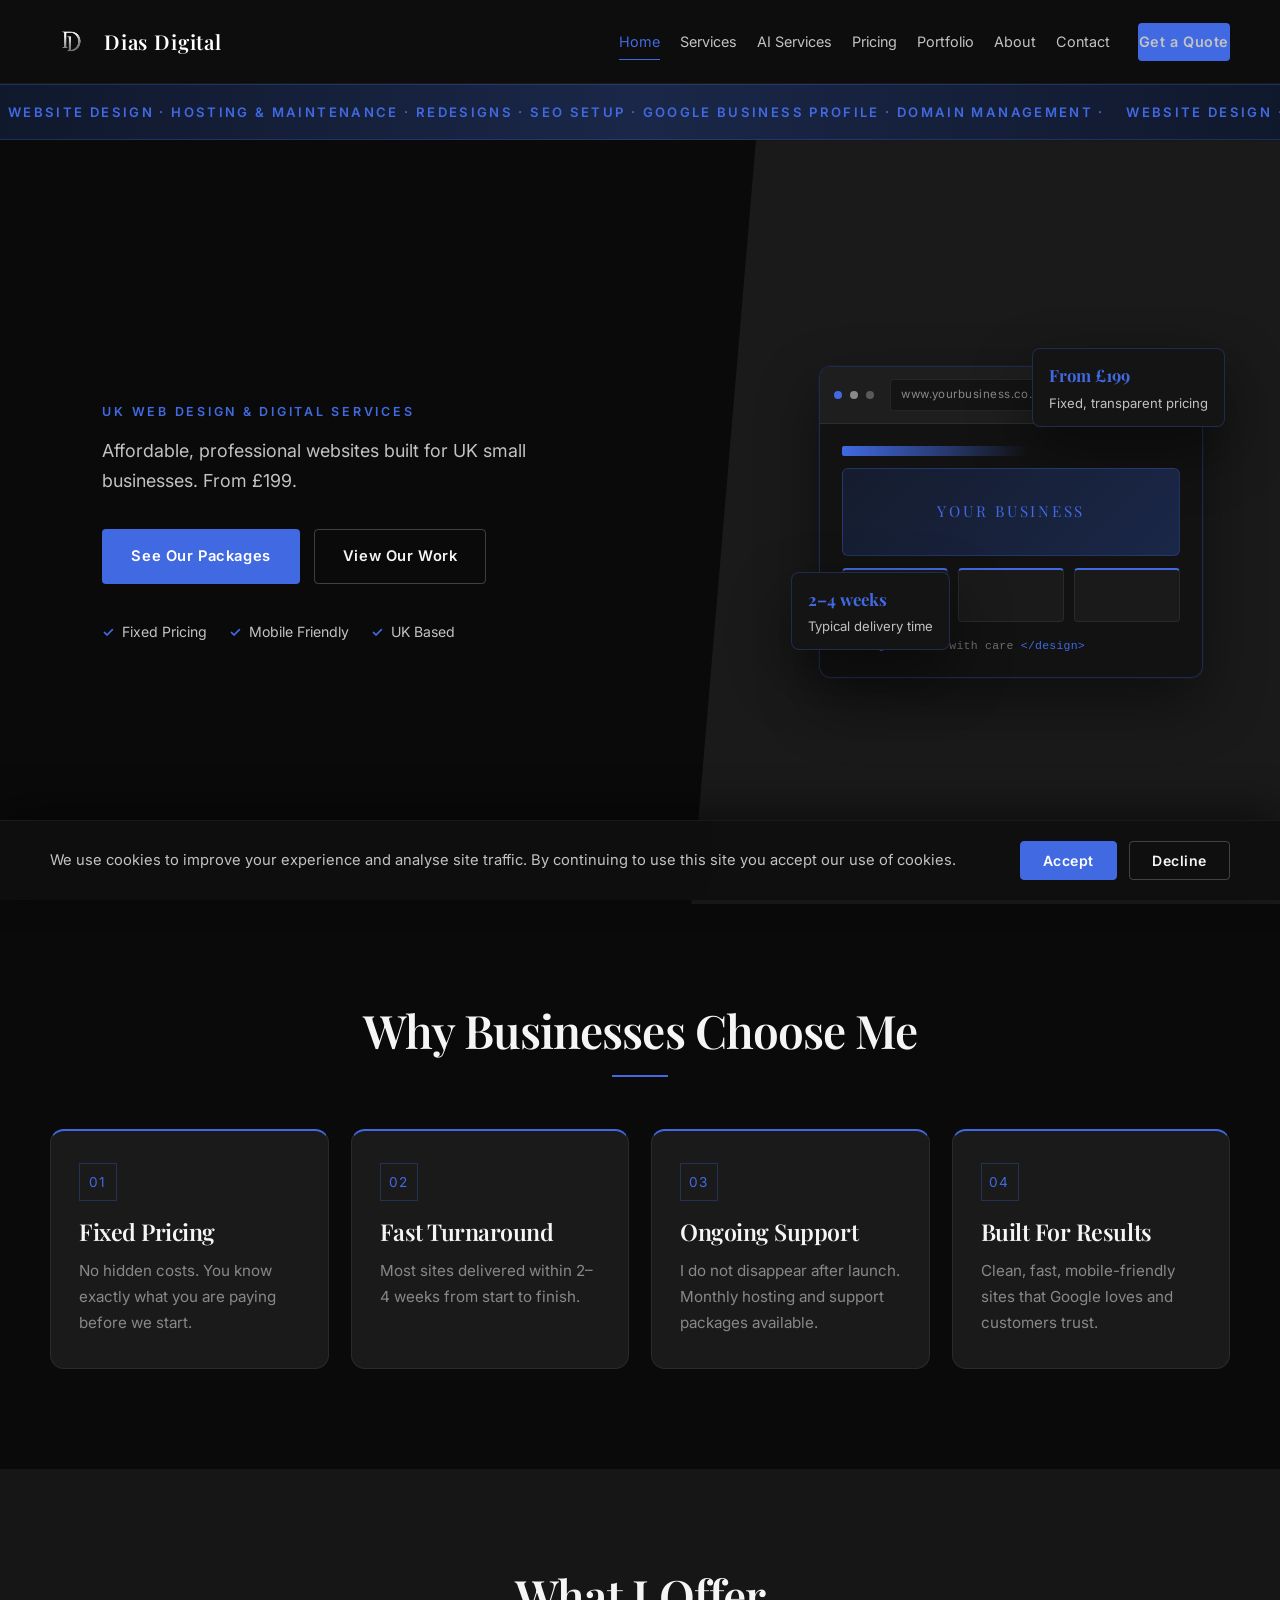
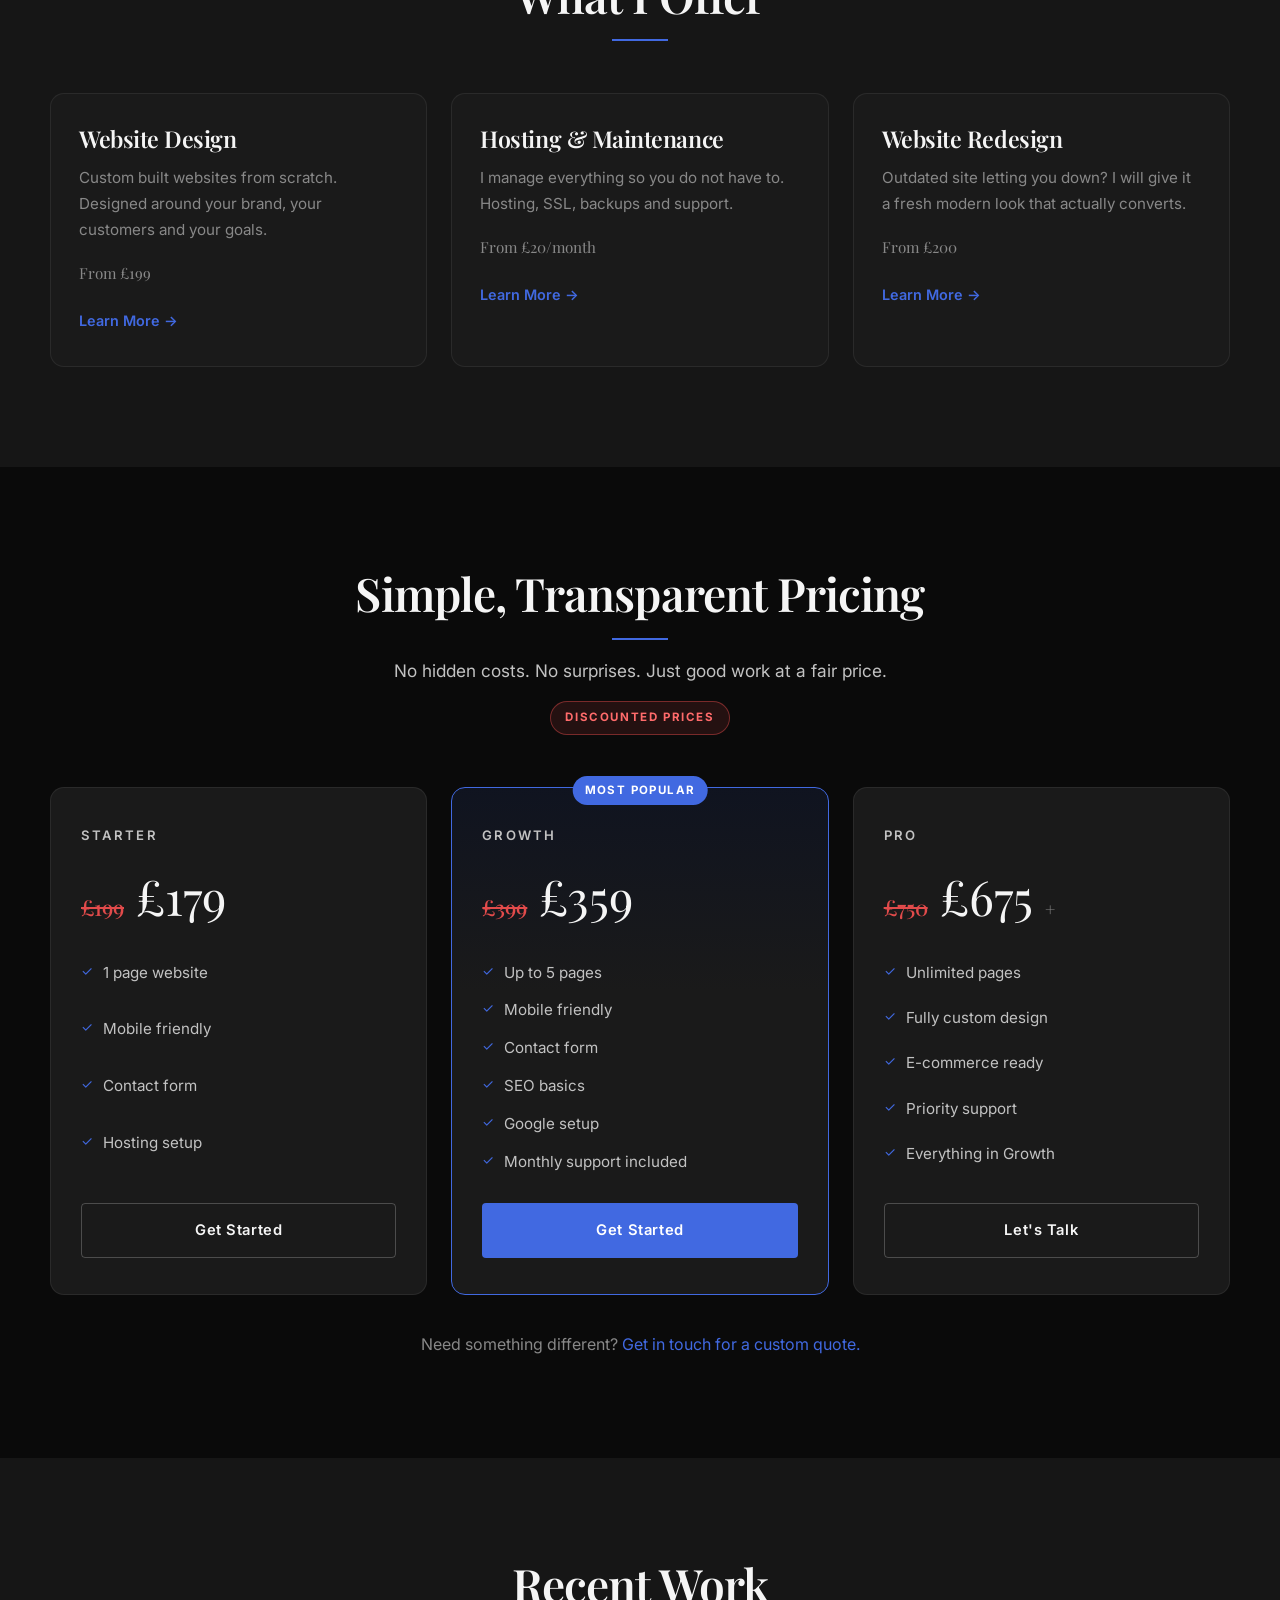
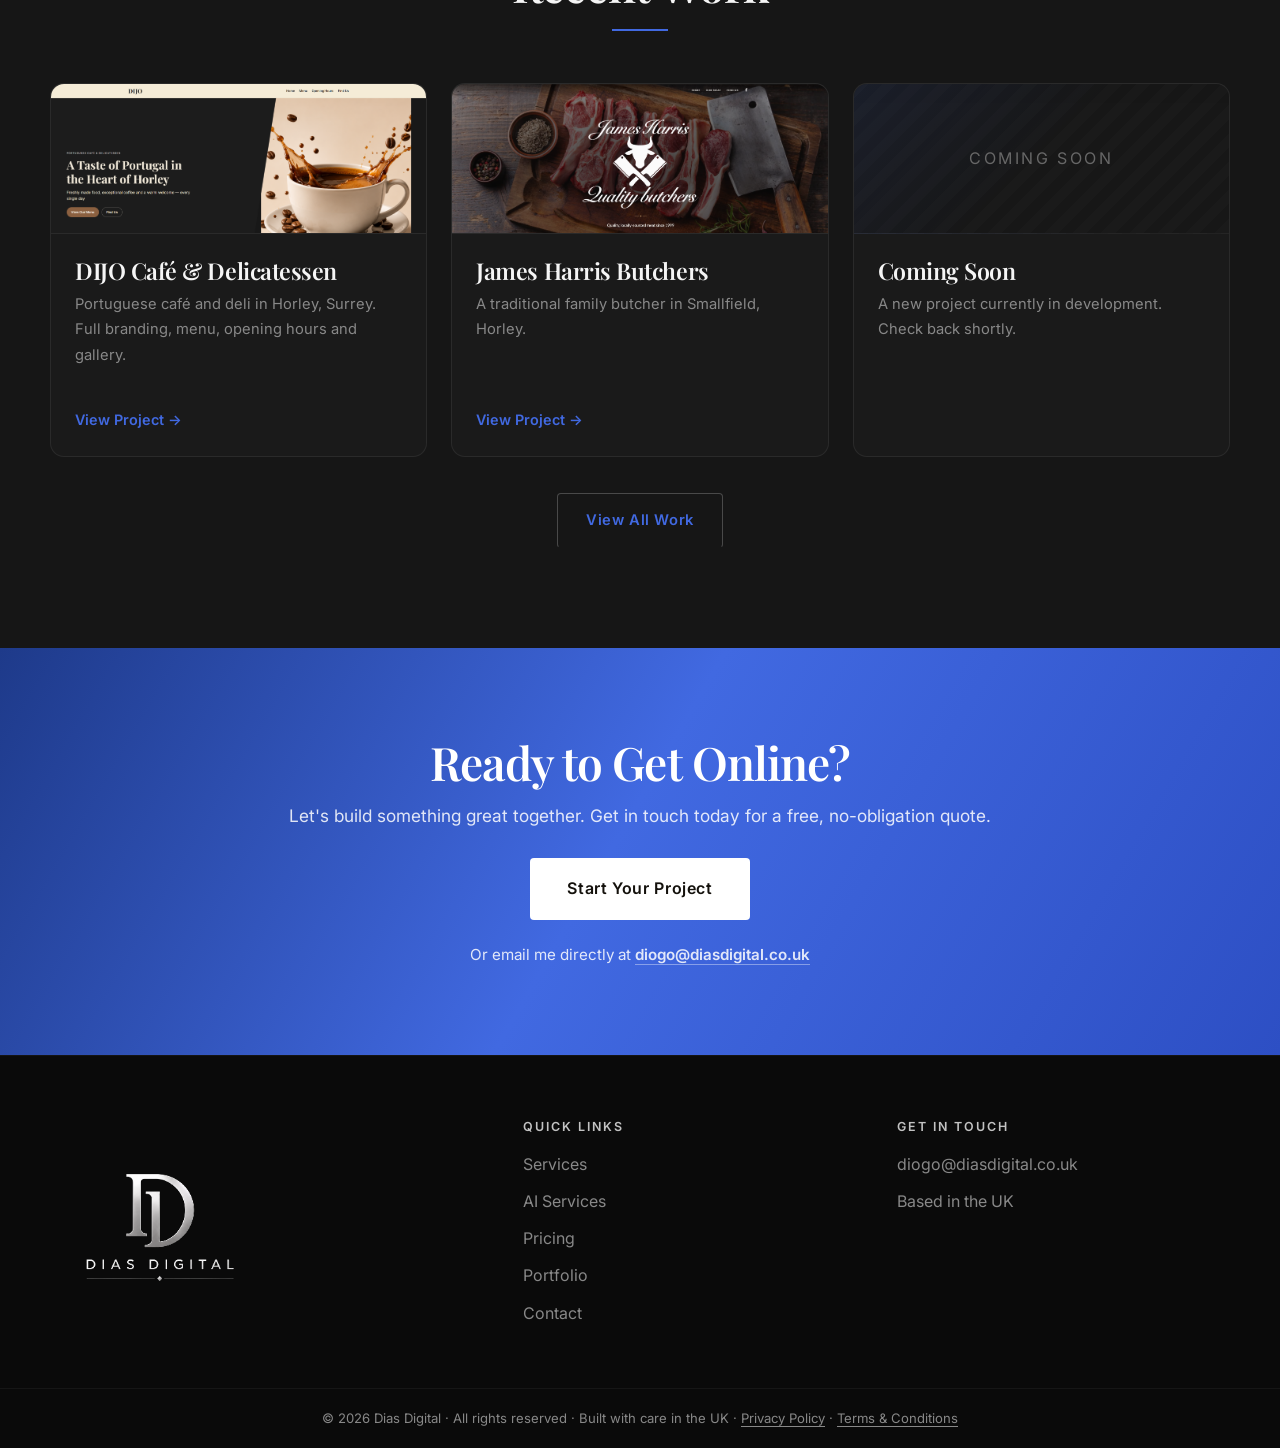
<file: index.html>
<!DOCTYPE html>
<html lang="en-GB">
<head>
  <meta charset="UTF-8">
  <meta name="viewport" content="width=device-width, initial-scale=1.0">
  <title>Dias Digital</title>
  <meta name="description" content="Affordable, professional websites built for UK small businesses. Web design, hosting, redesigns and digital services from £199.">
  <link rel="icon" type="image/x-icon" href="favicon.ico">
  <link rel="icon" type="image/png" sizes="32x32" href="favicon-32x32.png">
  <link rel="icon" type="image/png" sizes="16x16" href="favicon-16x16.png">
  <link rel="apple-touch-icon" sizes="180x180" href="apple-touch-icon.png">
  <meta name="theme-color" content="#C9A96E">
  <meta property="og:image" content="https://diasdigital.co.uk/images/og-preview.png">
  <meta property="og:image:width" content="1200">
  <meta property="og:image:height" content="630">
  <meta property="og:type" content="website">
  <meta property="og:url" content="https://diasdigital.co.uk">
  <meta name="twitter:card" content="summary_large_image">
  <meta name="twitter:title" content="Dias Digital — Web Design &amp; Digital Services">
  <meta name="twitter:description" content="Professional websites for UK small businesses from £199. Fast turnaround, fixed pricing, no hidden costs.">
  <meta name="twitter:image" content="https://diasdigital.co.uk/images/og-preview.png">
  <!-- Google Analytics -->
  <script>
    window.dataLayer = window.dataLayer || [];
    function gtag(){dataLayer.push(arguments);}
    window.loadDiasAnalytics = function () {
      if (window.__diasGaLoaded) return;
      window.__diasGaLoaded = true;
      var gaScript = document.createElement("script");
      gaScript.async = true;
      gaScript.src = "https://www.googletagmanager.com/gtag/js?id=G-XK96D18CML";
      document.head.appendChild(gaScript);
      gtag("js", new Date());
      gtag("config", "G-XK96D18CML");
    };
    if (document.cookie.split("; ").indexOf("dias_cookie_consent=accepted") !== -1) {
      window.loadDiasAnalytics();
    }
  </script>
  <link rel="preconnect" href="https://fonts.googleapis.com">
  <link rel="preconnect" href="https://fonts.gstatic.com" crossorigin>
  <link href="https://fonts.googleapis.com/css2?family=Inter:wght@400;500;600;700&family=Playfair+Display:ital,wght@0,500;0,600;0,700;1,500&display=swap" rel="stylesheet">
  <link rel="stylesheet" href="styles.css">
</head>
<body>
  <a class="skip-link" href="#main">Skip to content</a>
  <header class="site-header">
    <div class="container nav">
      <a href="index.html" class="nav-logo">
        <img src="images/symbol.png" alt="Dias Digital">
        <span>Dias Digital</span>
      </a>
      <button class="nav-toggle" aria-label="Open menu" aria-expanded="false">
        <span></span><span></span><span></span>
      </button>
      <nav class="nav-links" aria-label="Primary">
        <a href="index.html" class="active">Home</a>
        <a href="services.html">Services</a>
        <a href="ai-services.html">AI Services</a>
        <a href="pricing.html">Pricing</a>
        <a href="portfolio.html">Portfolio</a>
        <a href="about.html">About</a>
        <a href="contact.html">Contact</a>
        <a href="contact.html" class="btn btn-gold nav-cta">Get a Quote</a>
      </nav>
    </div>
  </header>
  <div class="nav-overlay"></div>

  <main id="main">
    <div class="marquee" aria-hidden="true">
      <div class="marquee-track">
        <span>Website Design · Hosting &amp; Maintenance · Redesigns · SEO Setup · Google Business Profile · Domain Management ·&nbsp;</span>
        <span>Website Design · Hosting &amp; Maintenance · Redesigns · SEO Setup · Google Business Profile · Domain Management ·&nbsp;</span>
      </div>
    </div>

    <section class="home-hero">
      <div class="hero-left">
        <div class="hero-copy">
          <p class="eyebrow">UK Web Design &amp; Digital Services</p>
          <p class="lead">Affordable, professional websites built for UK small businesses. From £199.</p>
          <div class="hero-actions">
            <a href="pricing.html" class="btn btn-gold">See Our Packages</a>
            <a href="portfolio.html" class="btn btn-outline">View Our Work</a>
          </div>
          <div class="trust-row">
            <span><b>✓</b> Fixed Pricing</span>
            <span><b>✓</b> Mobile Friendly</span>
            <span><b>✓</b> UK Based</span>
          </div>
        </div>
      </div>
      <div class="hero-right" aria-hidden="true">
        <div class="hero-monogram">DD</div>
        <div class="hero-visual">
          <div class="float-card float-1">
            <strong>From £199</strong>
            Fixed, transparent pricing
          </div>
          <div class="browser">
            <div class="browser-bar">
              <span class="dot"></span>
              <span class="dot"></span>
              <span class="dot"></span>
              <div class="browser-url">www.yourbusiness.co.uk</div>
            </div>
            <div class="browser-body">
              <div class="fake-site">
                <div class="fake-nav"></div>
                <div class="fake-hero"></div>
                <div class="fake-cards">
                  <div class="fake-card"></div>
                  <div class="fake-card"></div>
                  <div class="fake-card"></div>
                </div>
              </div>
              <p class="code-line"><span class="k">&lt;design&gt;</span> built with care <span class="k">&lt;/design&gt;</span></p>
            </div>
          </div>
          <div class="float-card float-2">
            <strong>2–4 weeks</strong>
            Typical delivery time
          </div>
        </div>
      </div>
    </section>

    <section class="section">
      <div class="container">
        <div class="section-header center reveal">
          <h2>Why Businesses Choose Me</h2>
          <span class="gold-rule"></span>
        </div>
        <div class="grid-4">
          <article class="card card-gold-top reveal">
            <div class="card-icon">01</div>
            <h3>Fixed Pricing</h3>
            <p>No hidden costs. You know exactly what you are paying before we start.</p>
          </article>
          <article class="card card-gold-top reveal">
            <div class="card-icon">02</div>
            <h3>Fast Turnaround</h3>
            <p>Most sites delivered within 2–4 weeks from start to finish.</p>
          </article>
          <article class="card card-gold-top reveal">
            <div class="card-icon">03</div>
            <h3>Ongoing Support</h3>
            <p>I do not disappear after launch. Monthly hosting and support packages available.</p>
          </article>
          <article class="card card-gold-top reveal">
            <div class="card-icon">04</div>
            <h3>Built For Results</h3>
            <p>Clean, fast, mobile-friendly sites that Google loves and customers trust.</p>
          </article>
        </div>
      </div>
    </section>

    <section class="section section-alt">
      <div class="container">
        <div class="section-header center reveal">
          <h2>What I Offer</h2>
          <span class="gold-rule"></span>
        </div>
        <div class="grid-3">
          <article class="card reveal">
            <h3>Website Design</h3>
            <p>Custom built websites from scratch. Designed around your brand, your customers and your goals.</p>
            <p class="offer-price">From £199</p>
            <a class="card-link" href="services.html">Learn More →</a>
          </article>
          <article class="card reveal">
            <h3>Hosting &amp; Maintenance</h3>
            <p>I manage everything so you do not have to. Hosting, SSL, backups and support.</p>
            <p class="offer-price">From £20/month</p>
            <a class="card-link" href="services.html">Learn More →</a>
          </article>
          <article class="card reveal">
            <h3>Website Redesign</h3>
            <p>Outdated site letting you down? I will give it a fresh modern look that actually converts.</p>
            <p class="offer-price">From £200</p>
            <a class="card-link" href="services.html">Learn More →</a>
          </article>
        </div>
      </div>
    </section>

    <section class="section">
      <div class="container">
        <div class="section-header center reveal">
          <h2>Simple, Transparent Pricing</h2>
          <span class="gold-rule"></span>
          <p class="lead">No hidden costs. No surprises. Just good work at a fair price.</p>
          <p class="discount-banner">Discounted prices</p>
        </div>
        <div class="grid-3">
          <article class="price-card reveal">
            <p class="price-tier">Starter</p>
            <p class="price-amount"><del class="price-old">£199</del> £179</p>
            <ul>
              <li>1 page website</li>
              <li>Mobile friendly</li>
              <li>Contact form</li>
              <li>Hosting setup</li>
            </ul>
            <a href="contact.html" class="btn btn-outline">Get Started</a>
          </article>
          <article class="price-card featured reveal">
            <span class="badge">Most Popular</span>
            <p class="price-tier">Growth</p>
            <p class="price-amount"><del class="price-old">£399</del> £359</p>
            <ul>
              <li>Up to 5 pages</li>
              <li>Mobile friendly</li>
              <li>Contact form</li>
              <li>SEO basics</li>
              <li>Google setup</li>
              <li>Monthly support included</li>
            </ul>
            <a href="contact.html" class="btn btn-gold">Get Started</a>
          </article>
          <article class="price-card reveal">
            <p class="price-tier">Pro</p>
            <p class="price-amount"><del class="price-old">£750</del> £675<span class="price-period">+</span></p>
            <ul>
              <li>Unlimited pages</li>
              <li>Fully custom design</li>
              <li>E-commerce ready</li>
              <li>Priority support</li>
              <li>Everything in Growth</li>
            </ul>
            <a href="contact.html" class="btn btn-outline">Let's Talk</a>
          </article>
        </div>
        <p class="note-line">Need something different? <a href="mailto:diogo@diasdigital.co.uk">Get in touch for a custom quote.</a></p>
      </div>
    </section>

    <section class="section section-alt">
      <div class="container">
        <div class="section-header center reveal">
          <h2>Recent Work</h2>
          <span class="gold-rule"></span>
        </div>
        <div class="grid-3">
          <article class="portfolio-card reveal">
            <div class="portfolio-thumb"><img src="images/dijo1.png" alt="DIJO Café &amp; Delicatessen"></div>
            <div class="portfolio-body">
              <h3>DIJO Café &amp; Delicatessen</h3>
              <p>Portuguese café and deli in Horley, Surrey. Full branding, menu, opening hours and gallery.</p>
              <a class="card-link" href="https://dijocafe.co.uk" target="_blank" rel="noopener noreferrer">View Project →</a>
            </div>
          </article>
          <article class="portfolio-card reveal">
            <div class="portfolio-thumb"><img src="images/jamesharrisbutchers.png" alt="James Harris Butchers"></div>
            <div class="portfolio-body">
              <h3>James Harris Butchers</h3>
              <p>A traditional family butcher in Smallfield, Horley.</p>
              <a class="card-link" href="https://jamesharrisbutchers.com" target="_blank" rel="noopener noreferrer">View Project →</a>
            </div>
          </article>
          <article class="portfolio-card reveal">
            <div class="portfolio-thumb soon"><span>Coming Soon</span></div>
            <div class="portfolio-body">
              <h3>Coming Soon</h3>
              <p>A new project currently in development. Check back shortly.</p>
            </div>
          </article>
        </div>
        <p class="note-line"><a href="portfolio.html" class="btn btn-outline">View All Work</a></p>
      </div>
    </section>

    <section class="cta-band">
      <div class="container reveal">
        <h2>Ready to Get Online?</h2>
        <p>Let's build something great together. Get in touch today for a free, no-obligation quote.</p>
        <a href="contact.html" class="btn btn-white btn-lg">Start Your Project</a>
        <p class="email-note">Or email me directly at <a href="mailto:diogo@diasdigital.co.uk">diogo@diasdigital.co.uk</a></p>
      </div>
    </section>
  </main>

  <footer class="site-footer">
    <div class="container footer-grid">
      <div class="footer-brand">
        <a href="index.html" class="footer-logo">
          <img src="images/mainlogo.png" alt="Dias Digital" class="footer-mainlogo">
        </a>
      </div>
      <div class="footer-col">
        <h4>Quick links</h4>
        <a href="services.html">Services</a>
        <a href="ai-services.html">AI Services</a>
        <a href="pricing.html">Pricing</a>
        <a href="portfolio.html">Portfolio</a>
        <a href="contact.html">Contact</a>
      </div>
      <div class="footer-col">
        <h4>Get in touch</h4>
        <a href="mailto:diogo@diasdigital.co.uk">diogo@diasdigital.co.uk</a>
        <p>Based in the UK</p>
      </div>
    </div>
    <div class="footer-bottom">
      <div class="container">© 2026 Dias Digital · All rights reserved · Built with care in the UK · <a href="privacy.html">Privacy Policy</a> · <a href="terms.html">Terms &amp; Conditions</a></div>
    </div>
  </footer>
  <script src="script.js"></script>
</body>
</html>
</file>
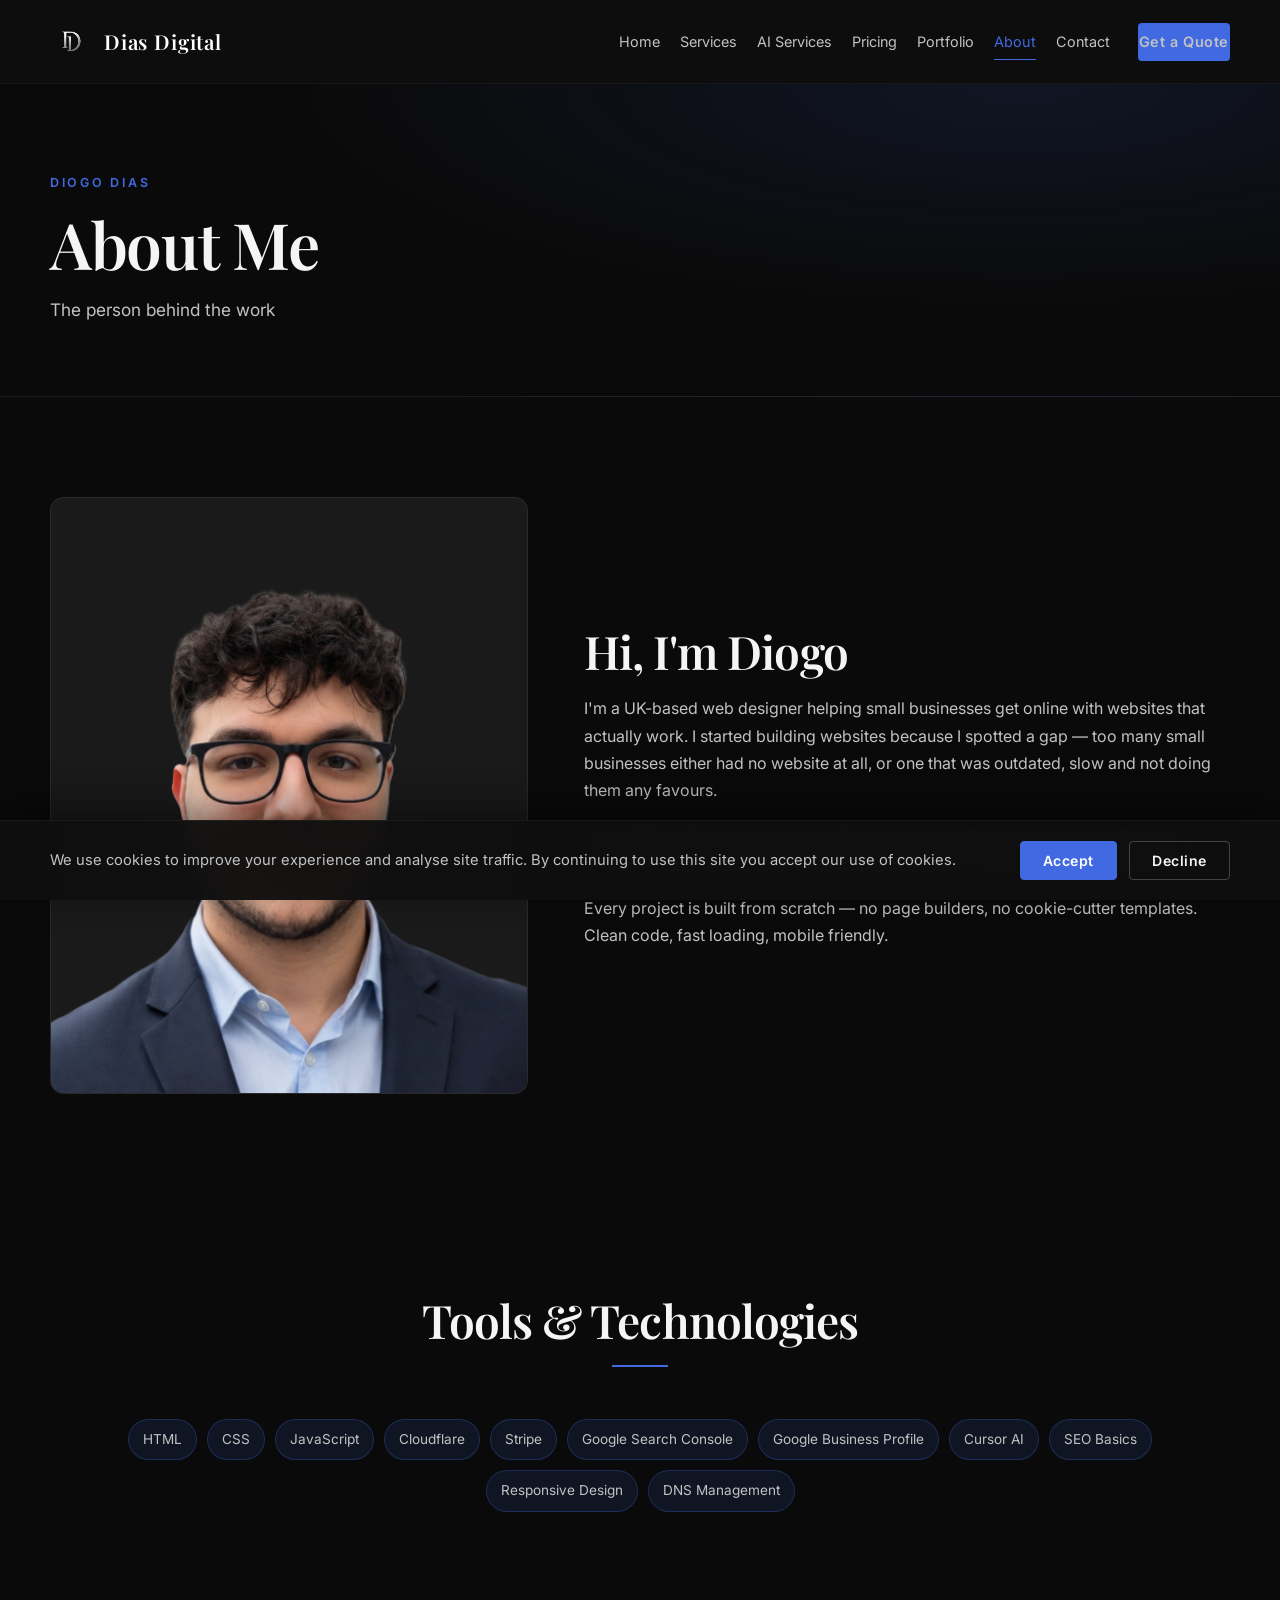
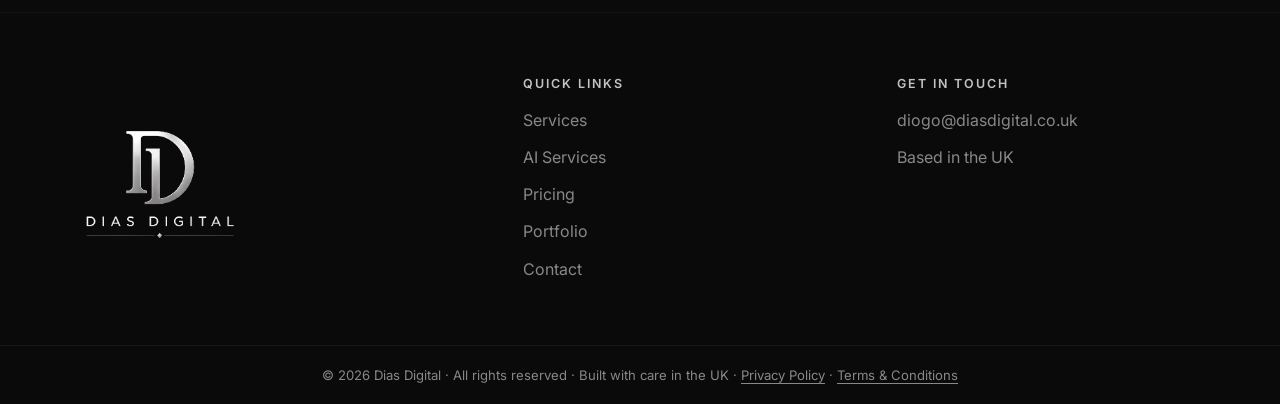
<file: about.html>
<!DOCTYPE html>
<html lang="en-GB">
<head>
  <meta charset="UTF-8">
  <meta name="viewport" content="width=device-width, initial-scale=1.0">
  <title>About | Dias Digital</title>
  <meta name="description" content="Meet Diogo Dias, UK-based web designer helping small businesses get online with websites that actually work.">
  <link rel="icon" type="image/x-icon" href="favicon.ico">
  <link rel="icon" type="image/png" sizes="32x32" href="favicon-32x32.png">
  <link rel="icon" type="image/png" sizes="16x16" href="favicon-16x16.png">
  <link rel="apple-touch-icon" sizes="180x180" href="apple-touch-icon.png">
  <meta name="theme-color" content="#C9A96E">
  <meta property="og:image" content="https://diasdigital.co.uk/images/og-preview.png">
  <meta property="og:image:width" content="1200">
  <meta property="og:image:height" content="630">
  <meta property="og:type" content="website">
  <meta property="og:url" content="https://diasdigital.co.uk">
  <meta name="twitter:card" content="summary_large_image">
  <meta name="twitter:title" content="Dias Digital — Web Design &amp; Digital Services">
  <meta name="twitter:description" content="Professional websites for UK small businesses from £199. Fast turnaround, fixed pricing, no hidden costs.">
  <meta name="twitter:image" content="https://diasdigital.co.uk/images/og-preview.png">
  <!-- Google Analytics -->
  <script>
    window.dataLayer = window.dataLayer || [];
    function gtag(){dataLayer.push(arguments);}
    window.loadDiasAnalytics = function () {
      if (window.__diasGaLoaded) return;
      window.__diasGaLoaded = true;
      var gaScript = document.createElement("script");
      gaScript.async = true;
      gaScript.src = "https://www.googletagmanager.com/gtag/js?id=G-XK96D18CML";
      document.head.appendChild(gaScript);
      gtag("js", new Date());
      gtag("config", "G-XK96D18CML");
    };
    if (document.cookie.split("; ").indexOf("dias_cookie_consent=accepted") !== -1) {
      window.loadDiasAnalytics();
    }
  </script>
  <link rel="preconnect" href="https://fonts.googleapis.com">
  <link rel="preconnect" href="https://fonts.gstatic.com" crossorigin>
  <link href="https://fonts.googleapis.com/css2?family=Inter:wght@400;500;600;700&family=Playfair+Display:ital,wght@0,500;0,600;0,700;1,500&display=swap" rel="stylesheet">
  <link rel="stylesheet" href="styles.css">
</head>
<body>
  <a class="skip-link" href="#main">Skip to content</a>
  <header class="site-header">
    <div class="container nav">
      <a href="index.html" class="nav-logo">
        <img src="images/symbol.png" alt="Dias Digital">
        <span>Dias Digital</span>
      </a>
      <button class="nav-toggle" aria-label="Open menu" aria-expanded="false">
        <span></span><span></span><span></span>
      </button>
      <nav class="nav-links" aria-label="Primary">
        <a href="index.html">Home</a>
        <a href="services.html">Services</a>
        <a href="ai-services.html">AI Services</a>
        <a href="pricing.html">Pricing</a>
        <a href="portfolio.html">Portfolio</a>
        <a href="about.html" class="active">About</a>
        <a href="contact.html">Contact</a>
        <a href="contact.html" class="btn btn-gold nav-cta">Get a Quote</a>
      </nav>
    </div>
  </header>
  <div class="nav-overlay"></div>

  <main id="main">
    <section class="page-hero">
      <div class="container">
        <p class="eyebrow">Diogo Dias</p>
        <h1>About Me</h1>
        <p class="lead">The person behind the work</p>
      </div>
    </section>

    <section class="section">
      <div class="container about-grid">
        <div class="photo-placeholder reveal">
          <img src="images/founder2.png" alt="Diogo Dias">
        </div>
        <div class="about-copy reveal">
          <h2>Hi, I'm Diogo</h2>
          <p>I'm a UK-based web designer helping small businesses get online with websites that actually work. I started building websites because I spotted a gap — too many small businesses either had no website at all, or one that was outdated, slow and not doing them any favours.</p>
          <p>I keep things simple. You tell me what you need, I build it, and you get a site you're proud to share. No jargon, no unnecessary upsells, no disappearing after launch.</p>
          <p>Every project is built from scratch — no page builders, no cookie-cutter templates. Clean code, fast loading, mobile friendly.</p>
        </div>
      </div>
    </section>

    <section class="section">
      <div class="container">
        <div class="section-header center reveal">
          <h2>Tools &amp; Technologies</h2>
          <span class="gold-rule"></span>
        </div>
        <div class="pills reveal">
          <span class="pill">HTML</span>
          <span class="pill">CSS</span>
          <span class="pill">JavaScript</span>
          <span class="pill">Cloudflare</span>
          <span class="pill">Stripe</span>
          <span class="pill">Google Search Console</span>
          <span class="pill">Google Business Profile</span>
          <span class="pill">Cursor AI</span>
          <span class="pill">SEO Basics</span>
          <span class="pill">Responsive Design</span>
          <span class="pill">DNS Management</span>
        </div>
      </div>
    </section>
  </main>

  <footer class="site-footer">
    <div class="container footer-grid">
      <div class="footer-brand">
        <a href="index.html" class="footer-logo">
          <img src="images/mainlogo.png" alt="Dias Digital" class="footer-mainlogo">
        </a>
      </div>
      <div class="footer-col">
        <h4>Quick links</h4>
        <a href="services.html">Services</a>
        <a href="ai-services.html">AI Services</a>
        <a href="pricing.html">Pricing</a>
        <a href="portfolio.html">Portfolio</a>
        <a href="contact.html">Contact</a>
      </div>
      <div class="footer-col">
        <h4>Get in touch</h4>
        <a href="mailto:diogo@diasdigital.co.uk">diogo@diasdigital.co.uk</a>
        <p>Based in the UK</p>
      </div>
    </div>
    <div class="footer-bottom">
      <div class="container">© 2026 Dias Digital · All rights reserved · Built with care in the UK · <a href="privacy.html">Privacy Policy</a> · <a href="terms.html">Terms &amp; Conditions</a></div>
    </div>
  </footer>
  <script src="script.js"></script>
</body>
</html>
</file>
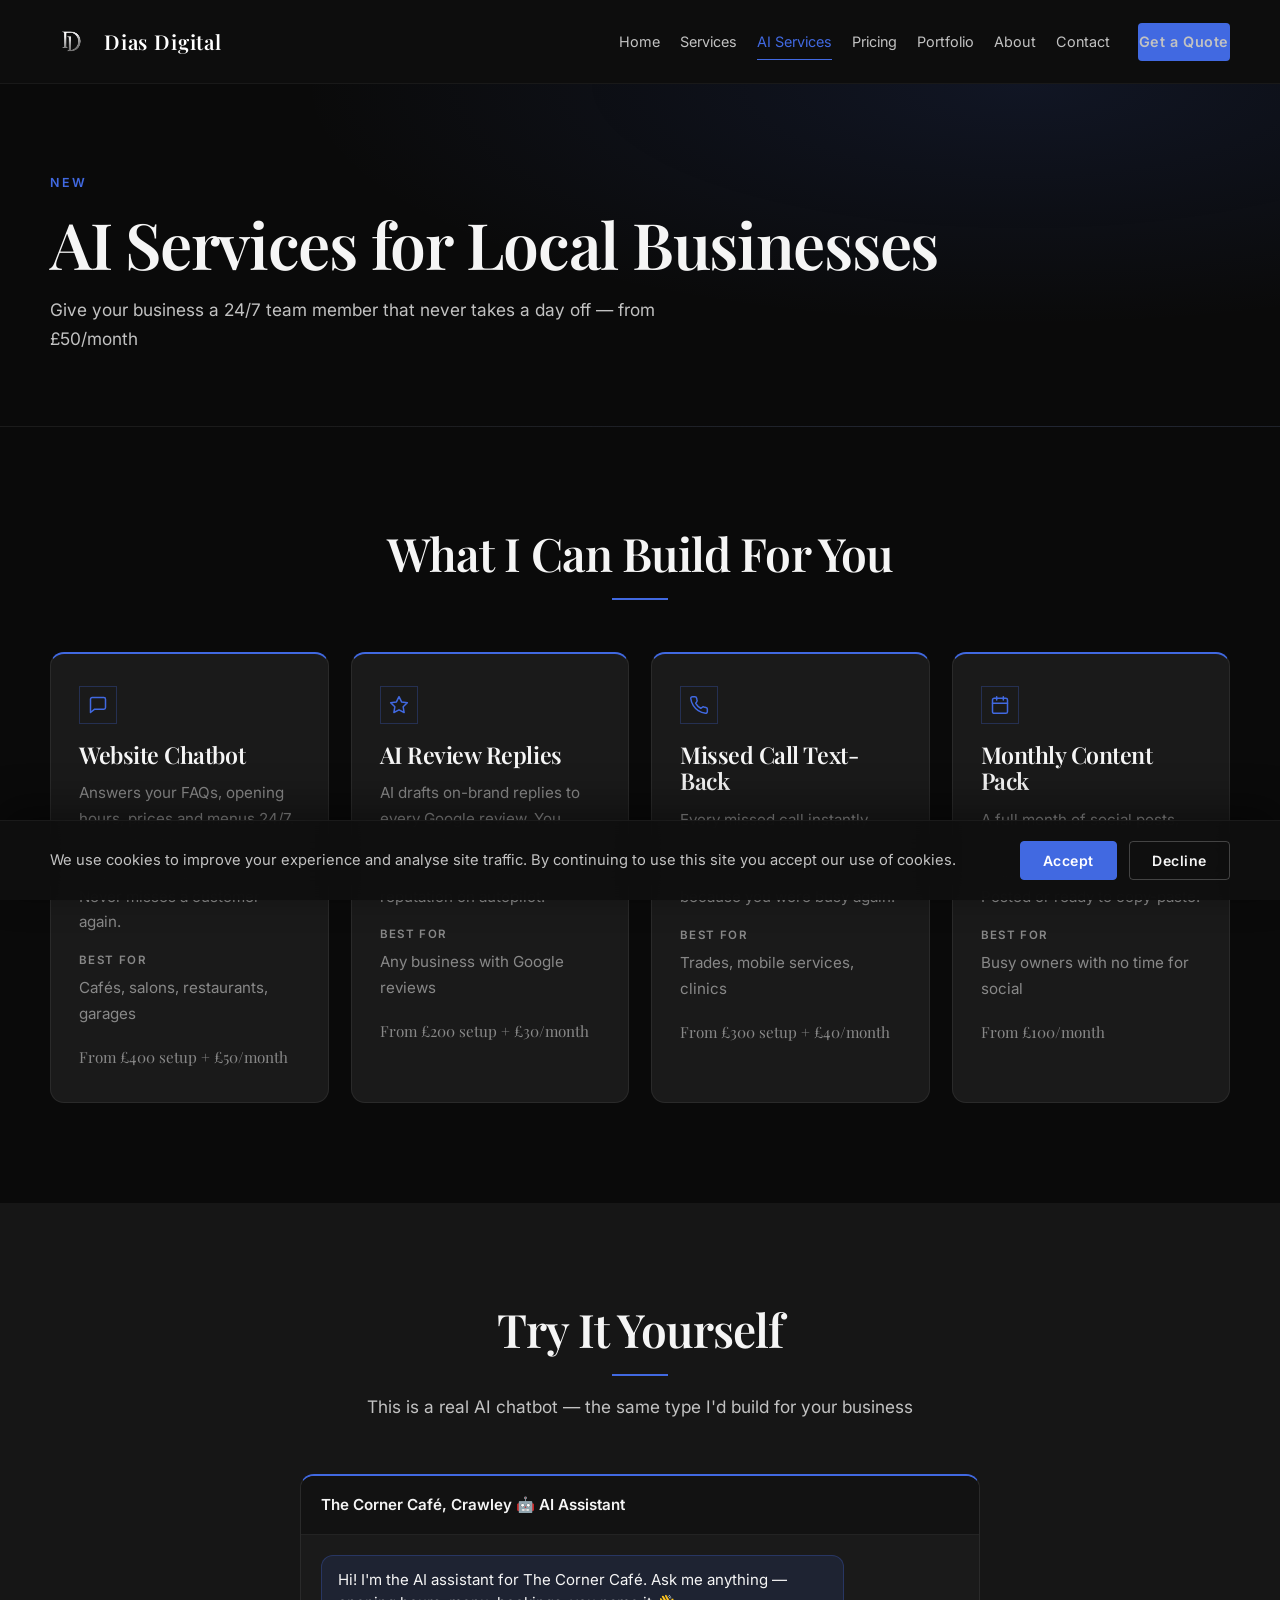
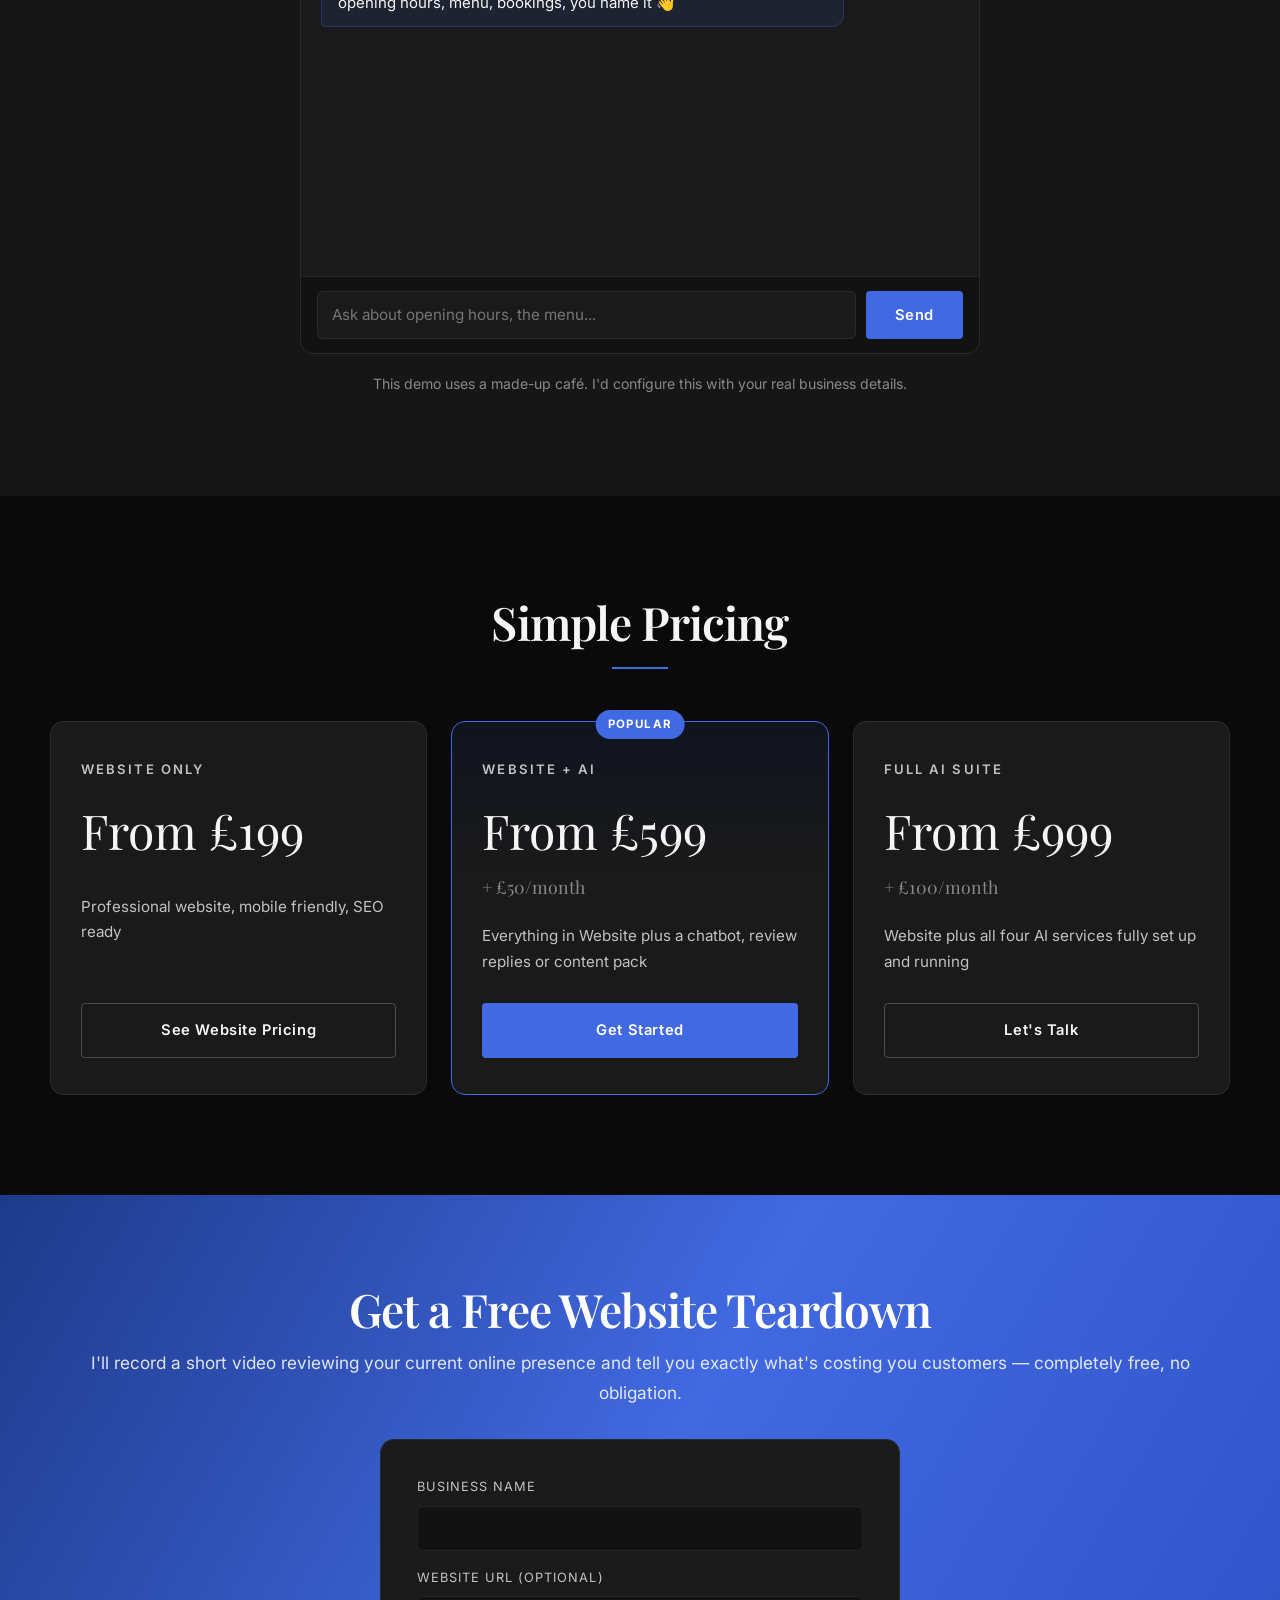
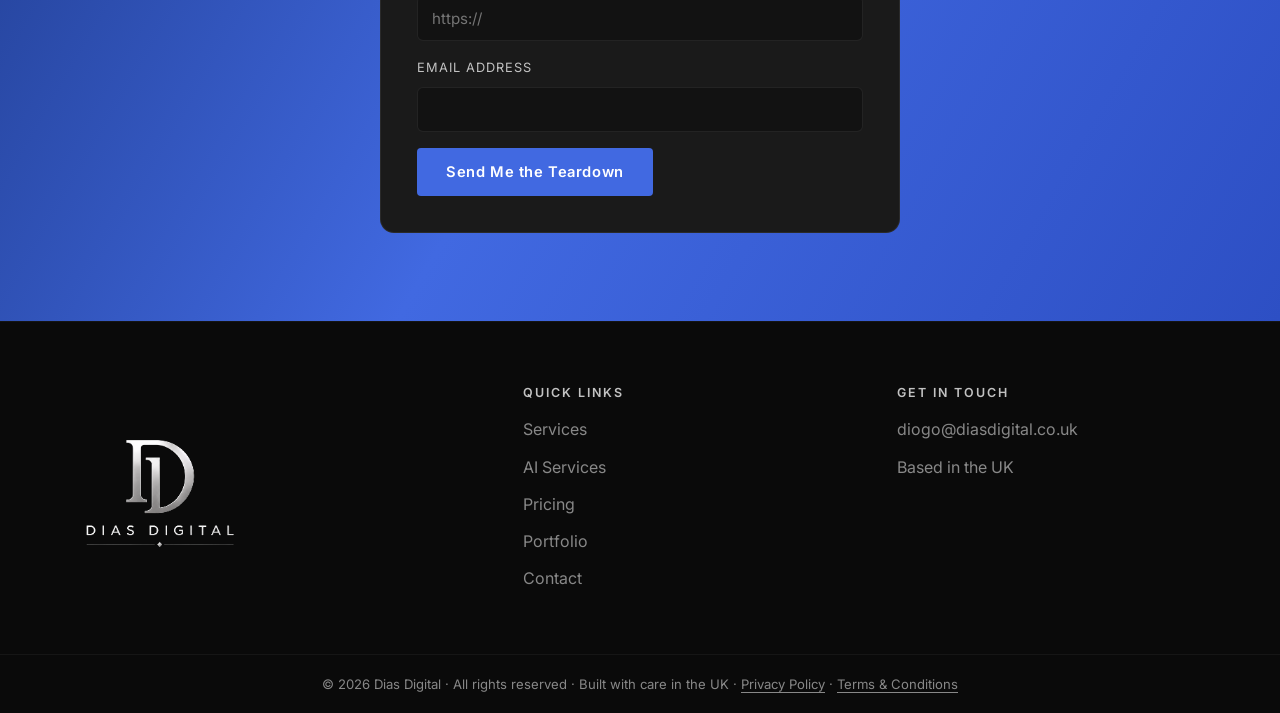
<file: ai-services.html>
<!DOCTYPE html>
<html lang="en-GB">
<head>
  <meta charset="UTF-8">
  <meta name="viewport" content="width=device-width, initial-scale=1.0">
  <title>AI Services | Dias Digital</title>
  <meta name="description" content="AI chatbots, review replies, missed-call text-back and monthly content packs for UK local businesses. From £50/month.">
  <link rel="icon" type="image/x-icon" href="favicon.ico">
  <link rel="icon" type="image/png" sizes="32x32" href="favicon-32x32.png">
  <link rel="icon" type="image/png" sizes="16x16" href="favicon-16x16.png">
  <link rel="apple-touch-icon" sizes="180x180" href="apple-touch-icon.png">
  <meta name="theme-color" content="#C9A96E">
  <meta property="og:image" content="https://diasdigital.co.uk/images/og-preview.png">
  <meta property="og:image:width" content="1200">
  <meta property="og:image:height" content="630">
  <meta property="og:type" content="website">
  <meta property="og:url" content="https://diasdigital.co.uk">
  <meta name="twitter:card" content="summary_large_image">
  <meta name="twitter:title" content="Dias Digital — Web Design &amp; Digital Services">
  <meta name="twitter:description" content="Professional websites for UK small businesses from £199. Fast turnaround, fixed pricing, no hidden costs.">
  <meta name="twitter:image" content="https://diasdigital.co.uk/images/og-preview.png">
  <!-- Google Analytics -->
  <script>
    window.dataLayer = window.dataLayer || [];
    function gtag(){dataLayer.push(arguments);}
    window.loadDiasAnalytics = function () {
      if (window.__diasGaLoaded) return;
      window.__diasGaLoaded = true;
      var gaScript = document.createElement("script");
      gaScript.async = true;
      gaScript.src = "https://www.googletagmanager.com/gtag/js?id=G-XK96D18CML";
      document.head.appendChild(gaScript);
      gtag("js", new Date());
      gtag("config", "G-XK96D18CML");
    };
    if (document.cookie.split("; ").indexOf("dias_cookie_consent=accepted") !== -1) {
      window.loadDiasAnalytics();
    }
  </script>
  <link rel="preconnect" href="https://fonts.googleapis.com">
  <link rel="preconnect" href="https://fonts.gstatic.com" crossorigin>
  <link href="https://fonts.googleapis.com/css2?family=Inter:wght@400;500;600;700&family=Playfair+Display:ital,wght@0,500;0,600;0,700;1,500&display=swap" rel="stylesheet">
  <link rel="stylesheet" href="styles.css">
</head>
<body>
  <a class="skip-link" href="#main">Skip to content</a>
  <header class="site-header">
    <div class="container nav">
      <a href="index.html" class="nav-logo">
        <img src="images/symbol.png" alt="Dias Digital">
        <span>Dias Digital</span>
      </a>
      <button class="nav-toggle" aria-label="Open menu" aria-expanded="false">
        <span></span><span></span><span></span>
      </button>
      <nav class="nav-links" aria-label="Primary">
        <a href="index.html">Home</a>
        <a href="services.html">Services</a>
        <a href="ai-services.html" class="active">AI Services</a>
        <a href="pricing.html">Pricing</a>
        <a href="portfolio.html">Portfolio</a>
        <a href="about.html">About</a>
        <a href="contact.html">Contact</a>
        <a href="contact.html" class="btn btn-gold nav-cta">Get a Quote</a>
      </nav>
    </div>
  </header>
  <div class="nav-overlay"></div>

  <main id="main">
    <section class="page-hero">
      <div class="container">
        <p class="eyebrow">NEW</p>
        <h1>AI Services for Local Businesses</h1>
        <p class="lead">Give your business a 24/7 team member that never takes a day off — from £50/month</p>
      </div>
    </section>

    <section class="section">
      <div class="container">
        <div class="section-header center reveal">
          <h2>What I Can Build For You</h2>
          <span class="gold-rule"></span>
        </div>
        <div class="grid-4">
          <article class="card card-gold-top reveal">
            <div class="card-icon" aria-hidden="true">
              <svg width="20" height="20" viewBox="0 0 24 24" fill="none" stroke="currentColor" stroke-width="1.8" stroke-linecap="round" stroke-linejoin="round">
                <path d="M21 15a2 2 0 0 1-2 2H8l-5 4V5a2 2 0 0 1 2-2h14a2 2 0 0 1 2 2z"/>
              </svg>
            </div>
            <h3>Website Chatbot</h3>
            <p>Answers your FAQs, opening hours, prices and menus 24/7. Passes bookings and enquiries straight to you. Never misses a customer again.</p>
            <p class="ai-card-best"><span>Best for</span> Cafés, salons, restaurants, garages</p>
            <p class="offer-price">From £400 setup + £50/month</p>
          </article>
          <article class="card card-gold-top reveal">
            <div class="card-icon" aria-hidden="true">
              <svg width="20" height="20" viewBox="0 0 24 24" fill="none" stroke="currentColor" stroke-width="1.8" stroke-linecap="round" stroke-linejoin="round">
                <polygon points="12 2 15.09 8.26 22 9.27 17 14.14 18.18 21.02 12 17.77 5.82 21.02 7 14.14 2 9.27 8.91 8.26 12 2"/>
              </svg>
            </div>
            <h3>AI Review Replies</h3>
            <p>AI drafts on-brand replies to every Google review. You approve in one tap — or let it run automatically. Build your reputation on autopilot.</p>
            <p class="ai-card-best"><span>Best for</span> Any business with Google reviews</p>
            <p class="offer-price">From £200 setup + £30/month</p>
          </article>
          <article class="card card-gold-top reveal">
            <div class="card-icon" aria-hidden="true">
              <svg width="20" height="20" viewBox="0 0 24 24" fill="none" stroke="currentColor" stroke-width="1.8" stroke-linecap="round" stroke-linejoin="round">
                <path d="M22 16.92v3a2 2 0 0 1-2.18 2 19.79 19.79 0 0 1-8.63-3.07 19.5 19.5 0 0 1-6-6 19.79 19.79 0 0 1-3.07-8.67A2 2 0 0 1 4.11 2h3a2 2 0 0 1 2 1.72c.13.81.32 1.6.57 2.36a2 2 0 0 1-.45 2.11L8.09 9.91a16 16 0 0 0 6 6l1.72-1.14a2 2 0 0 1 2.11-.45c.76.25 1.55.44 2.36.57A2 2 0 0 1 22 16.92z"/>
              </svg>
            </div>
            <h3>Missed Call Text-Back</h3>
            <p>Every missed call instantly gets a text asking what they need. Never lose a lead because you were busy again.</p>
            <p class="ai-card-best"><span>Best for</span> Trades, mobile services, clinics</p>
            <p class="offer-price">From £300 setup + £40/month</p>
          </article>
          <article class="card card-gold-top reveal">
            <div class="card-icon" aria-hidden="true">
              <svg width="20" height="20" viewBox="0 0 24 24" fill="none" stroke="currentColor" stroke-width="1.8" stroke-linecap="round" stroke-linejoin="round">
                <rect x="3" y="4" width="18" height="18" rx="2"/>
                <line x1="16" y1="2" x2="16" y2="6"/>
                <line x1="8" y1="2" x2="8" y2="6"/>
                <line x1="3" y1="10" x2="21" y2="10"/>
              </svg>
            </div>
            <h3>Monthly Content Pack</h3>
            <p>A full month of social posts, captions and Google Business updates written in your voice. Posted or ready to copy-paste.</p>
            <p class="ai-card-best"><span>Best for</span> Busy owners with no time for social</p>
            <p class="offer-price">From £100/month</p>
          </article>
        </div>
      </div>
    </section>

    <section class="section section-alt">
      <div class="container">
        <div class="section-header center reveal">
          <h2>Try It Yourself</h2>
          <span class="gold-rule"></span>
          <p class="lead">This is a real AI chatbot — the same type I'd build for your business</p>
        </div>
        <div class="chat-widget reveal">
          <div class="chat-header">The Corner Café, Crawley 🤖 AI Assistant</div>
          <div class="chat-messages" id="chat-messages">
            <div class="chat-bubble chat-bubble-bot">Hi! I'm the AI assistant for The Corner Café. Ask me anything — opening hours, menu, bookings, you name it 👋</div>
          </div>
          <form class="chat-input-row" id="chat-form">
            <label class="sr-only" for="chat-input">Your message</label>
            <input id="chat-input" type="text" placeholder="Ask about opening hours, the menu..." autocomplete="off">
            <button type="submit" class="btn btn-gold" id="chat-send">Send</button>
          </form>
        </div>
        <p class="chat-note">This demo uses a made-up café. I'd configure this with your real business details.</p>
      </div>
    </section>

    <section class="section">
      <div class="container">
        <div class="section-header center reveal">
          <h2>Simple Pricing</h2>
          <span class="gold-rule"></span>
        </div>
        <div class="grid-3">
          <article class="price-card reveal">
            <p class="price-tier">Website Only</p>
            <p class="price-amount">From £199</p>
            <p class="price-blurb">Professional website, mobile friendly, SEO ready</p>
            <a href="pricing.html" class="btn btn-outline">See Website Pricing</a>
          </article>
          <article class="price-card featured reveal">
            <span class="badge">Popular</span>
            <p class="price-tier">Website + AI</p>
            <p class="price-amount">From £599<span class="price-period">+ £50/month</span></p>
            <p class="price-blurb">Everything in Website plus a chatbot, review replies or content pack</p>
            <a href="contact.html" class="btn btn-gold">Get Started</a>
          </article>
          <article class="price-card reveal">
            <p class="price-tier">Full AI Suite</p>
            <p class="price-amount">From £999<span class="price-period">+ £100/month</span></p>
            <p class="price-blurb">Website plus all four AI services fully set up and running</p>
            <a href="contact.html" class="btn btn-outline">Let's Talk</a>
          </article>
        </div>
      </div>
    </section>

    <section class="cta-band">
      <div class="container reveal">
        <h2>Get a Free Website Teardown</h2>
        <p>I'll record a short video reviewing your current online presence and tell you exactly what's costing you customers — completely free, no obligation.</p>
        <div class="form-card teardown-card">
          <div class="form-success" role="status">Thanks — I'll send your teardown shortly.</div>
          <p class="form-error" role="alert">Sorry, something went wrong. Please email diogo@diasdigital.co.uk instead.</p>
          <form id="teardown-form" action="https://formspree.io/f/mdenppow" method="POST">
            <input type="hidden" name="_subject" value="Free Teardown Request">
            <input type="hidden" name="_next" value="https://diasdigital.co.uk/ai-services.html?sent=1">
            <input type="text" name="_honey" style="display:none" tabindex="-1" autocomplete="off">
            <div class="field">
              <label for="teardown-business">Business name</label>
              <input id="teardown-business" name="business" type="text" required autocomplete="organization">
            </div>
            <div class="field">
              <label for="teardown-website">Website URL (optional)</label>
              <input id="teardown-website" name="website" type="url" placeholder="https://" autocomplete="url">
            </div>
            <div class="field">
              <label for="teardown-email">Email address</label>
              <input id="teardown-email" name="email" type="email" required autocomplete="email">
            </div>
            <button type="submit" class="btn btn-gold">Send Me the Teardown</button>
          </form>
        </div>
      </div>
    </section>
  </main>

  <footer class="site-footer">
    <div class="container footer-grid">
      <div class="footer-brand">
        <a href="index.html" class="footer-logo">
          <img src="images/mainlogo.png" alt="Dias Digital" class="footer-mainlogo">
        </a>
      </div>
      <div class="footer-col">
        <h4>Quick links</h4>
        <a href="services.html">Services</a>
        <a href="ai-services.html">AI Services</a>
        <a href="pricing.html">Pricing</a>
        <a href="portfolio.html">Portfolio</a>
        <a href="contact.html">Contact</a>
      </div>
      <div class="footer-col">
        <h4>Get in touch</h4>
        <a href="mailto:diogo@diasdigital.co.uk">diogo@diasdigital.co.uk</a>
        <p>Based in the UK</p>
      </div>
    </div>
    <div class="footer-bottom">
      <div class="container">© 2026 Dias Digital · All rights reserved · Built with care in the UK · <a href="privacy.html">Privacy Policy</a> · <a href="terms.html">Terms &amp; Conditions</a></div>
    </div>
  </footer>
  <script src="script.js"></script>
</body>
</html>
</file>
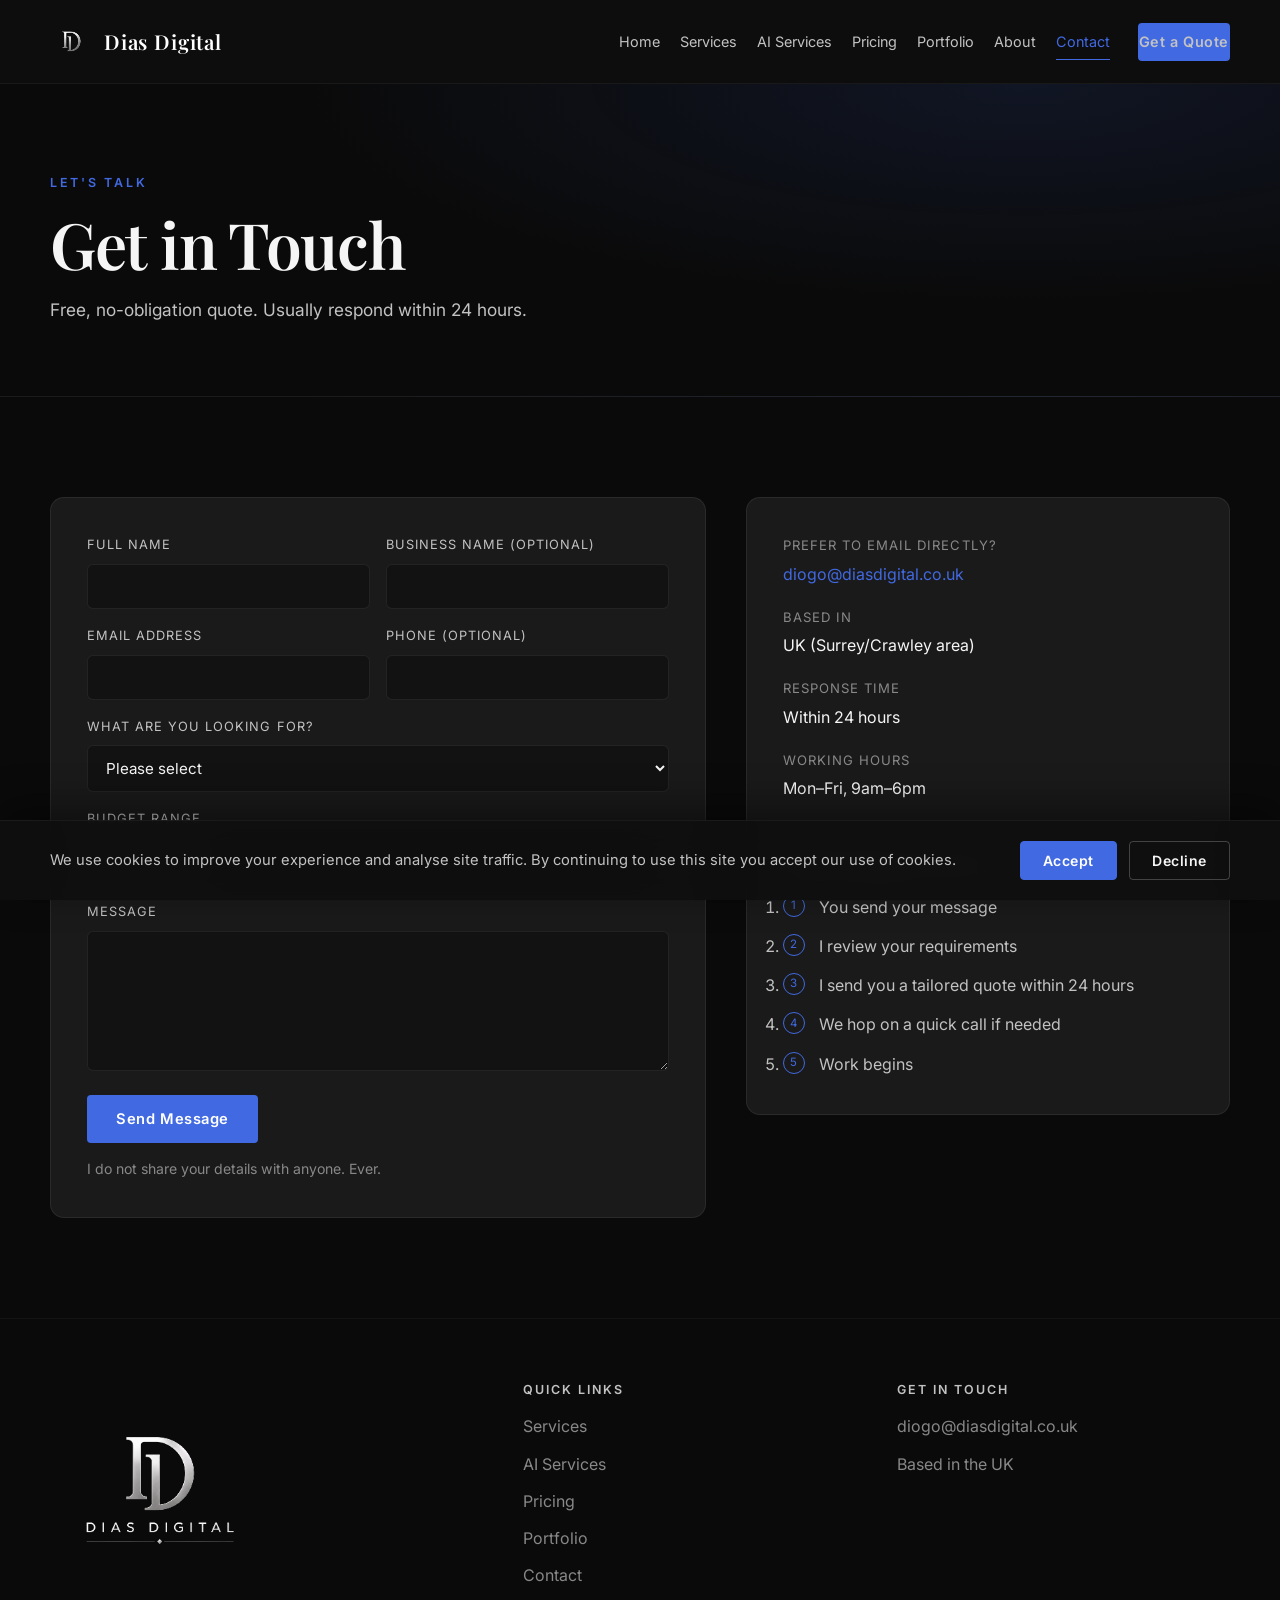
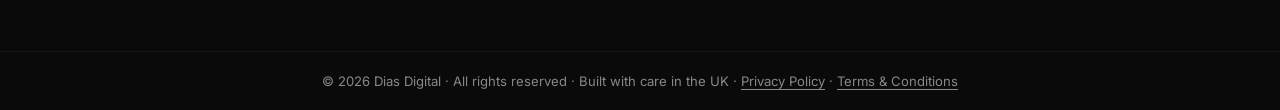
<file: contact.html>
<!DOCTYPE html>
<html lang="en-GB">
<head>
  <meta charset="UTF-8">
  <meta name="viewport" content="width=device-width, initial-scale=1.0">
  <title>Contact | Dias Digital</title>
  <meta name="description" content="Get a free, no-obligation quote from Dias Digital. Usually respond within 24 hours.">
  <link rel="icon" type="image/x-icon" href="favicon.ico">
  <link rel="icon" type="image/png" sizes="32x32" href="favicon-32x32.png">
  <link rel="icon" type="image/png" sizes="16x16" href="favicon-16x16.png">
  <link rel="apple-touch-icon" sizes="180x180" href="apple-touch-icon.png">
  <meta name="theme-color" content="#C9A96E">
  <meta property="og:image" content="https://diasdigital.co.uk/images/og-preview.png">
  <meta property="og:image:width" content="1200">
  <meta property="og:image:height" content="630">
  <meta property="og:type" content="website">
  <meta property="og:url" content="https://diasdigital.co.uk">
  <meta name="twitter:card" content="summary_large_image">
  <meta name="twitter:title" content="Dias Digital — Web Design &amp; Digital Services">
  <meta name="twitter:description" content="Professional websites for UK small businesses from £199. Fast turnaround, fixed pricing, no hidden costs.">
  <meta name="twitter:image" content="https://diasdigital.co.uk/images/og-preview.png">
  <!-- Google Analytics -->
  <script>
    window.dataLayer = window.dataLayer || [];
    function gtag(){dataLayer.push(arguments);}
    window.loadDiasAnalytics = function () {
      if (window.__diasGaLoaded) return;
      window.__diasGaLoaded = true;
      var gaScript = document.createElement("script");
      gaScript.async = true;
      gaScript.src = "https://www.googletagmanager.com/gtag/js?id=G-XK96D18CML";
      document.head.appendChild(gaScript);
      gtag("js", new Date());
      gtag("config", "G-XK96D18CML");
    };
    if (document.cookie.split("; ").indexOf("dias_cookie_consent=accepted") !== -1) {
      window.loadDiasAnalytics();
    }
  </script>
  <link rel="preconnect" href="https://fonts.googleapis.com">
  <link rel="preconnect" href="https://fonts.gstatic.com" crossorigin>
  <link href="https://fonts.googleapis.com/css2?family=Inter:wght@400;500;600;700&family=Playfair+Display:ital,wght@0,500;0,600;0,700;1,500&display=swap" rel="stylesheet">
  <link rel="stylesheet" href="styles.css">
</head>
<body>
  <a class="skip-link" href="#main">Skip to content</a>
  <header class="site-header">
    <div class="container nav">
      <a href="index.html" class="nav-logo">
        <img src="images/symbol.png" alt="Dias Digital">
        <span>Dias Digital</span>
      </a>
      <button class="nav-toggle" aria-label="Open menu" aria-expanded="false">
        <span></span><span></span><span></span>
      </button>
      <nav class="nav-links" aria-label="Primary">
        <a href="index.html">Home</a>
        <a href="services.html">Services</a>
        <a href="ai-services.html">AI Services</a>
        <a href="pricing.html">Pricing</a>
        <a href="portfolio.html">Portfolio</a>
        <a href="about.html">About</a>
        <a href="contact.html" class="active">Contact</a>
        <a href="contact.html" class="btn btn-gold nav-cta">Get a Quote</a>
      </nav>
    </div>
  </header>
  <div class="nav-overlay"></div>

  <main id="main">
    <section class="page-hero">
      <div class="container">
        <p class="eyebrow">Let's talk</p>
        <h1>Get in Touch</h1>
        <p class="lead">Free, no-obligation quote. Usually respond within 24 hours.</p>
      </div>
    </section>

    <section class="section">
      <div class="container contact-grid">
        <div class="form-card reveal">
          <div class="form-success" role="status">Thanks — your message has been sent. I'll get back to you within 24 hours.</div>
          <p class="form-error" role="alert">Sorry, something went wrong. Please email diogo@diasdigital.co.uk instead.</p>
          <form id="contact-form">
            <input type="text" name="_honey" style="display:none" tabindex="-1" autocomplete="off">
            <div class="form-row">
              <div class="field">
                <label for="name">Full Name</label>
                <input id="name" name="name" type="text" required autocomplete="name">
              </div>
              <div class="field">
                <label for="business">Business Name (optional)</label>
                <input id="business" name="business" type="text" autocomplete="organization">
              </div>
            </div>
            <div class="form-row">
              <div class="field">
                <label for="email">Email Address</label>
                <input id="email" name="email" type="email" required autocomplete="email">
              </div>
              <div class="field">
                <label for="phone">Phone (optional)</label>
                <input id="phone" name="phone" type="tel" autocomplete="tel">
              </div>
            </div>
            <div class="field">
              <label for="service">What are you looking for?</label>
              <select id="service" name="service" required>
                <option value="" selected disabled>Please select</option>
                <option>New Website</option>
                <option>Website Redesign</option>
                <option>Hosting Only</option>
                <option>Google Business Profile Setup</option>
                <option>Not Sure Yet</option>
                <option>Other</option>
              </select>
            </div>
            <div class="field">
              <label for="budget">Budget range</label>
              <select id="budget" name="budget" required>
                <option value="" selected disabled>Please select</option>
                <option>Under £200</option>
                <option>£200–£400</option>
                <option>£400–£800</option>
                <option>£800+</option>
                <option>Not Sure</option>
              </select>
            </div>
            <div class="field">
              <label for="message">Message</label>
              <textarea id="message" name="message" required></textarea>
            </div>
            <button type="submit" class="btn btn-gold">Send Message</button>
            <p class="form-note">I do not share your details with anyone. Ever.</p>
          </form>
        </div>

        <aside class="info-card reveal">
          <div class="info-block">
            <p class="label">Prefer to email directly?</p>
            <p><a href="mailto:diogo@diasdigital.co.uk">diogo@diasdigital.co.uk</a></p>
          </div>
          <div class="info-block">
            <p class="label">Based in</p>
            <p>UK (Surrey/Crawley area)</p>
          </div>
          <div class="info-block">
            <p class="label">Response time</p>
            <p>Within 24 hours</p>
          </div>
          <div class="info-block">
            <p class="label">Working hours</p>
            <p>Mon–Fri, 9am–6pm</p>
          </div>
          <div class="divider"></div>
          <h3>What happens next?</h3>
          <ol class="steps">
            <li>You send your message</li>
            <li>I review your requirements</li>
            <li>I send you a tailored quote within 24 hours</li>
            <li>We hop on a quick call if needed</li>
            <li>Work begins</li>
          </ol>
        </aside>
      </div>
    </section>
  </main>

  <footer class="site-footer">
    <div class="container footer-grid">
      <div class="footer-brand">
        <a href="index.html" class="footer-logo">
          <img src="images/mainlogo.png" alt="Dias Digital" class="footer-mainlogo">
        </a>
      </div>
      <div class="footer-col">
        <h4>Quick links</h4>
        <a href="services.html">Services</a>
        <a href="ai-services.html">AI Services</a>
        <a href="pricing.html">Pricing</a>
        <a href="portfolio.html">Portfolio</a>
        <a href="contact.html">Contact</a>
      </div>
      <div class="footer-col">
        <h4>Get in touch</h4>
        <a href="mailto:diogo@diasdigital.co.uk">diogo@diasdigital.co.uk</a>
        <p>Based in the UK</p>
      </div>
    </div>
    <div class="footer-bottom">
      <div class="container">© 2026 Dias Digital · All rights reserved · Built with care in the UK · <a href="privacy.html">Privacy Policy</a> · <a href="terms.html">Terms &amp; Conditions</a></div>
    </div>
  </footer>
  <script src="script.js"></script>
</body>
</html>
</file>
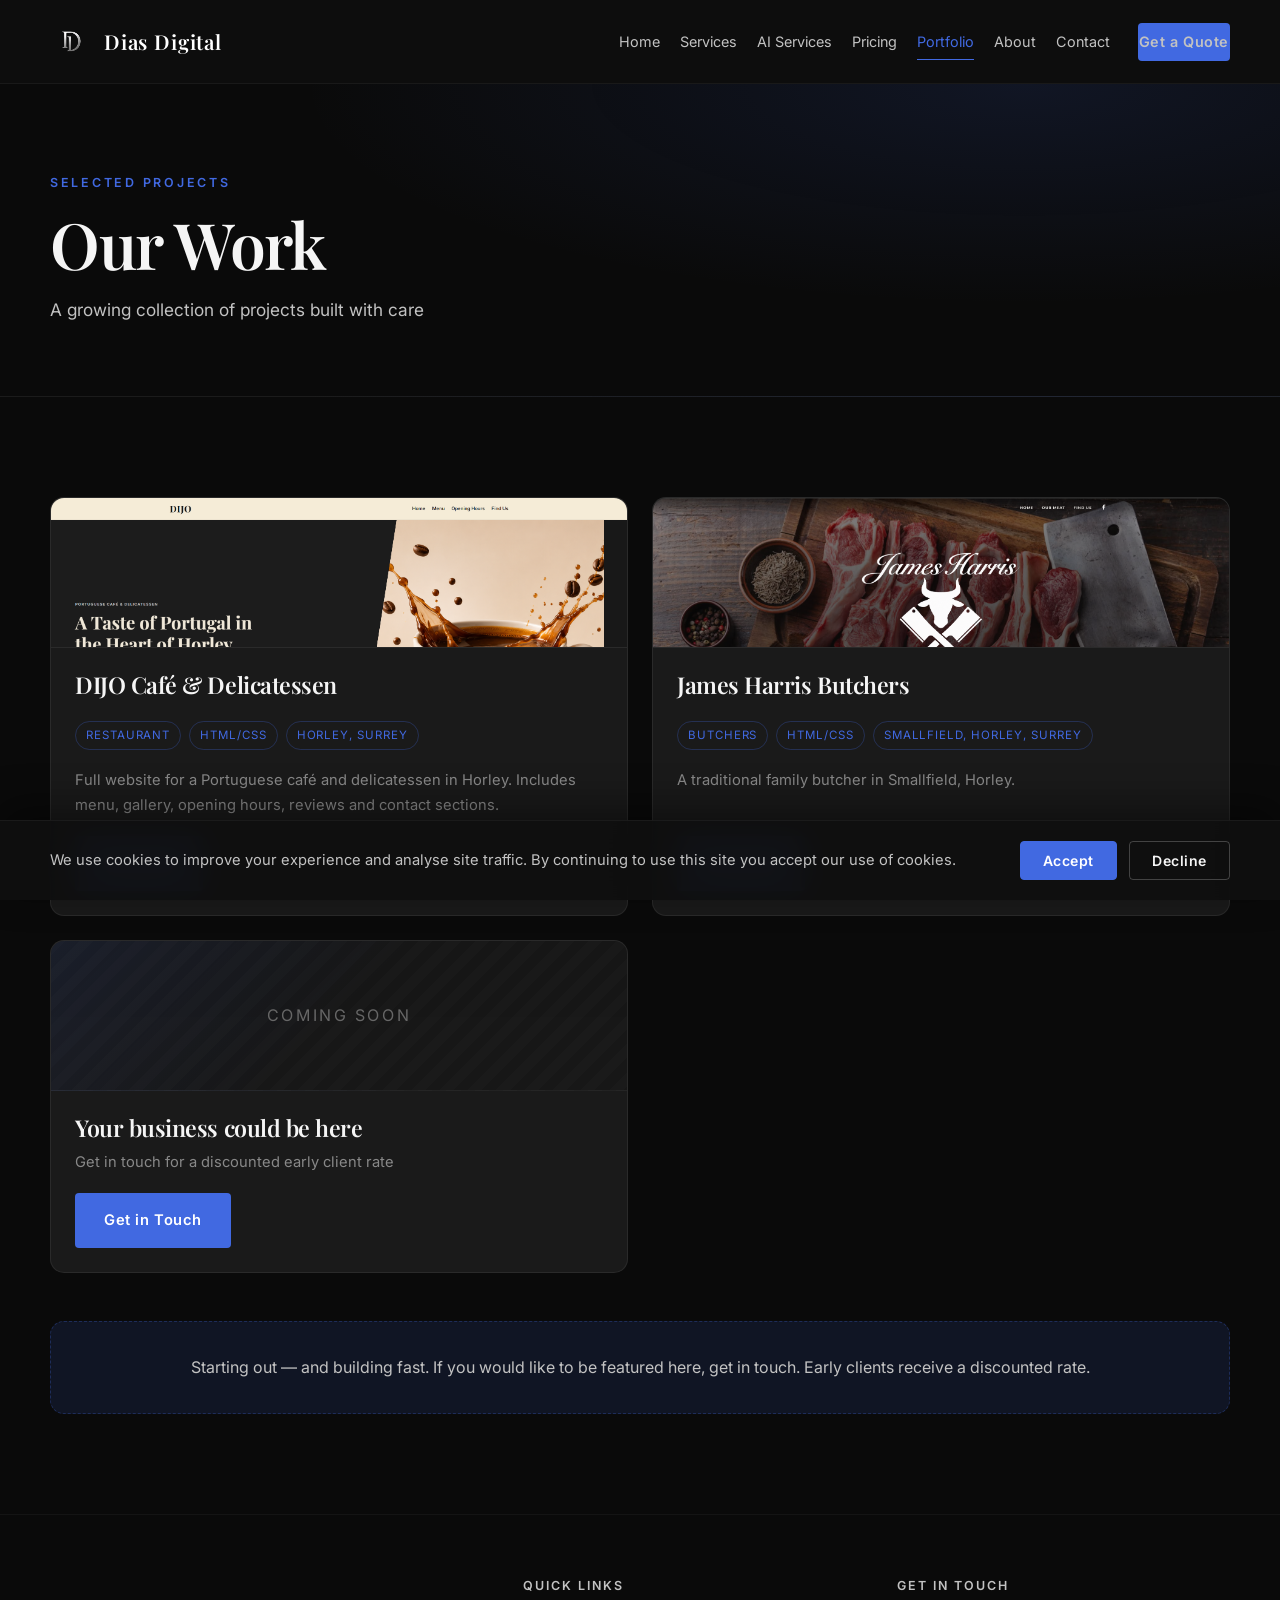
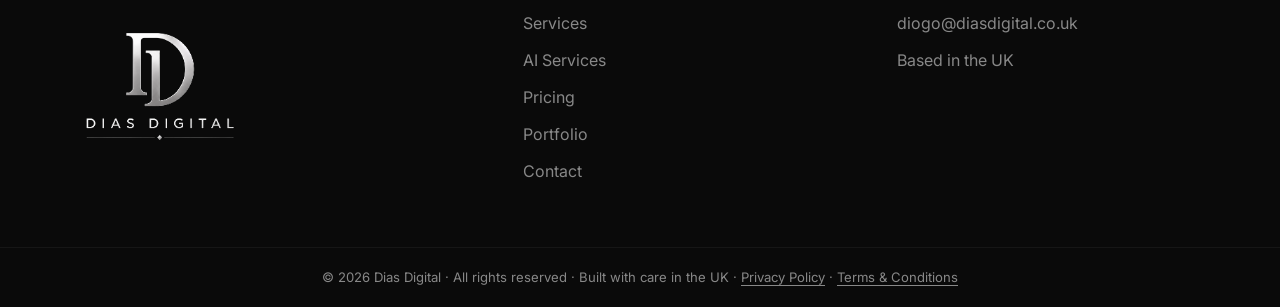
<file: portfolio.html>
<!DOCTYPE html>
<html lang="en-GB">
<head>
  <meta charset="UTF-8">
  <meta name="viewport" content="width=device-width, initial-scale=1.0">
  <title>Our Work | Dias Digital</title>
  <meta name="description" content="A growing collection of websites built by Dias Digital for UK small businesses.">
  <link rel="icon" type="image/x-icon" href="favicon.ico">
  <link rel="icon" type="image/png" sizes="32x32" href="favicon-32x32.png">
  <link rel="icon" type="image/png" sizes="16x16" href="favicon-16x16.png">
  <link rel="apple-touch-icon" sizes="180x180" href="apple-touch-icon.png">
  <meta name="theme-color" content="#C9A96E">
  <meta property="og:image" content="https://diasdigital.co.uk/images/og-preview.png">
  <meta property="og:image:width" content="1200">
  <meta property="og:image:height" content="630">
  <meta property="og:type" content="website">
  <meta property="og:url" content="https://diasdigital.co.uk">
  <meta name="twitter:card" content="summary_large_image">
  <meta name="twitter:title" content="Dias Digital — Web Design &amp; Digital Services">
  <meta name="twitter:description" content="Professional websites for UK small businesses from £199. Fast turnaround, fixed pricing, no hidden costs.">
  <meta name="twitter:image" content="https://diasdigital.co.uk/images/og-preview.png">
  <!-- Google Analytics -->
  <script>
    window.dataLayer = window.dataLayer || [];
    function gtag(){dataLayer.push(arguments);}
    window.loadDiasAnalytics = function () {
      if (window.__diasGaLoaded) return;
      window.__diasGaLoaded = true;
      var gaScript = document.createElement("script");
      gaScript.async = true;
      gaScript.src = "https://www.googletagmanager.com/gtag/js?id=G-XK96D18CML";
      document.head.appendChild(gaScript);
      gtag("js", new Date());
      gtag("config", "G-XK96D18CML");
    };
    if (document.cookie.split("; ").indexOf("dias_cookie_consent=accepted") !== -1) {
      window.loadDiasAnalytics();
    }
  </script>
  <link rel="preconnect" href="https://fonts.googleapis.com">
  <link rel="preconnect" href="https://fonts.gstatic.com" crossorigin>
  <link href="https://fonts.googleapis.com/css2?family=Inter:wght@400;500;600;700&family=Playfair+Display:ital,wght@0,500;0,600;0,700;1,500&display=swap" rel="stylesheet">
  <link rel="stylesheet" href="styles.css">
</head>
<body>
  <a class="skip-link" href="#main">Skip to content</a>
  <header class="site-header">
    <div class="container nav">
      <a href="index.html" class="nav-logo">
        <img src="images/symbol.png" alt="Dias Digital">
        <span>Dias Digital</span>
      </a>
      <button class="nav-toggle" aria-label="Open menu" aria-expanded="false">
        <span></span><span></span><span></span>
      </button>
      <nav class="nav-links" aria-label="Primary">
        <a href="index.html">Home</a>
        <a href="services.html">Services</a>
        <a href="ai-services.html">AI Services</a>
        <a href="pricing.html">Pricing</a>
        <a href="portfolio.html" class="active">Portfolio</a>
        <a href="about.html">About</a>
        <a href="contact.html">Contact</a>
        <a href="contact.html" class="btn btn-gold nav-cta">Get a Quote</a>
      </nav>
    </div>
  </header>
  <div class="nav-overlay"></div>

  <main id="main">
    <section class="page-hero">
      <div class="container">
        <p class="eyebrow">Selected projects</p>
        <h1>Our Work</h1>
        <p class="lead">A growing collection of projects built with care</p>
      </div>
    </section>

    <section class="section">
      <div class="container">
        <div class="portfolio-grid">
          <article class="portfolio-card reveal">
            <div class="portfolio-thumb"><img src="images/dijo1.png" alt="DIJO Café &amp; Delicatessen"></div>
            <div class="portfolio-body">
              <h3>DIJO Café &amp; Delicatessen</h3>
              <div class="tags">
                <span class="tag">Restaurant</span>
                <span class="tag">HTML/CSS</span>
                <span class="tag">Horley, Surrey</span>
              </div>
              <p>Full website for a Portuguese café and delicatessen in Horley. Includes menu, gallery, opening hours, reviews and contact sections.</p>
              <a class="btn btn-gold" href="https://dijocafe.co.uk" target="_blank" rel="noopener noreferrer">Visit Site</a>
            </div>
          </article>

          <article class="portfolio-card reveal">
            <div class="portfolio-thumb"><img src="images/jamesharrisbutchers.png" alt="James Harris Butchers"></div>
            <div class="portfolio-body">
              <h3>James Harris Butchers</h3>
              <div class="tags">
                <span class="tag">Butchers</span>
                <span class="tag">HTML/CSS</span>
                <span class="tag">Smallfield, Horley, Surrey</span>
              </div>
              <p>A traditional family butcher in Smallfield, Horley.</p>
              <a class="btn btn-gold" href="https://jamesharrisbutchers.com" target="_blank" rel="noopener noreferrer">Visit Site</a>
            </div>
          </article>

          <article class="portfolio-card reveal">
            <div class="portfolio-thumb soon"><span>Coming Soon</span></div>
            <div class="portfolio-body">
              <h3>Your business could be here</h3>
              <p>Get in touch for a discounted early client rate</p>
              <a class="btn btn-gold" href="contact.html">Get in Touch</a>
            </div>
          </article>
        </div>

        <div class="note-box reveal">
          Starting out — and building fast. If you would like to be featured here, get in touch. Early clients receive a discounted rate.
        </div>
      </div>
    </section>
  </main>

  <footer class="site-footer">
    <div class="container footer-grid">
      <div class="footer-brand">
        <a href="index.html" class="footer-logo">
          <img src="images/mainlogo.png" alt="Dias Digital" class="footer-mainlogo">
        </a>
      </div>
      <div class="footer-col">
        <h4>Quick links</h4>
        <a href="services.html">Services</a>
        <a href="ai-services.html">AI Services</a>
        <a href="pricing.html">Pricing</a>
        <a href="portfolio.html">Portfolio</a>
        <a href="contact.html">Contact</a>
      </div>
      <div class="footer-col">
        <h4>Get in touch</h4>
        <a href="mailto:diogo@diasdigital.co.uk">diogo@diasdigital.co.uk</a>
        <p>Based in the UK</p>
      </div>
    </div>
    <div class="footer-bottom">
      <div class="container">© 2026 Dias Digital · All rights reserved · Built with care in the UK · <a href="privacy.html">Privacy Policy</a> · <a href="terms.html">Terms &amp; Conditions</a></div>
    </div>
  </footer>
  <script src="script.js"></script>
</body>
</html>
</file>
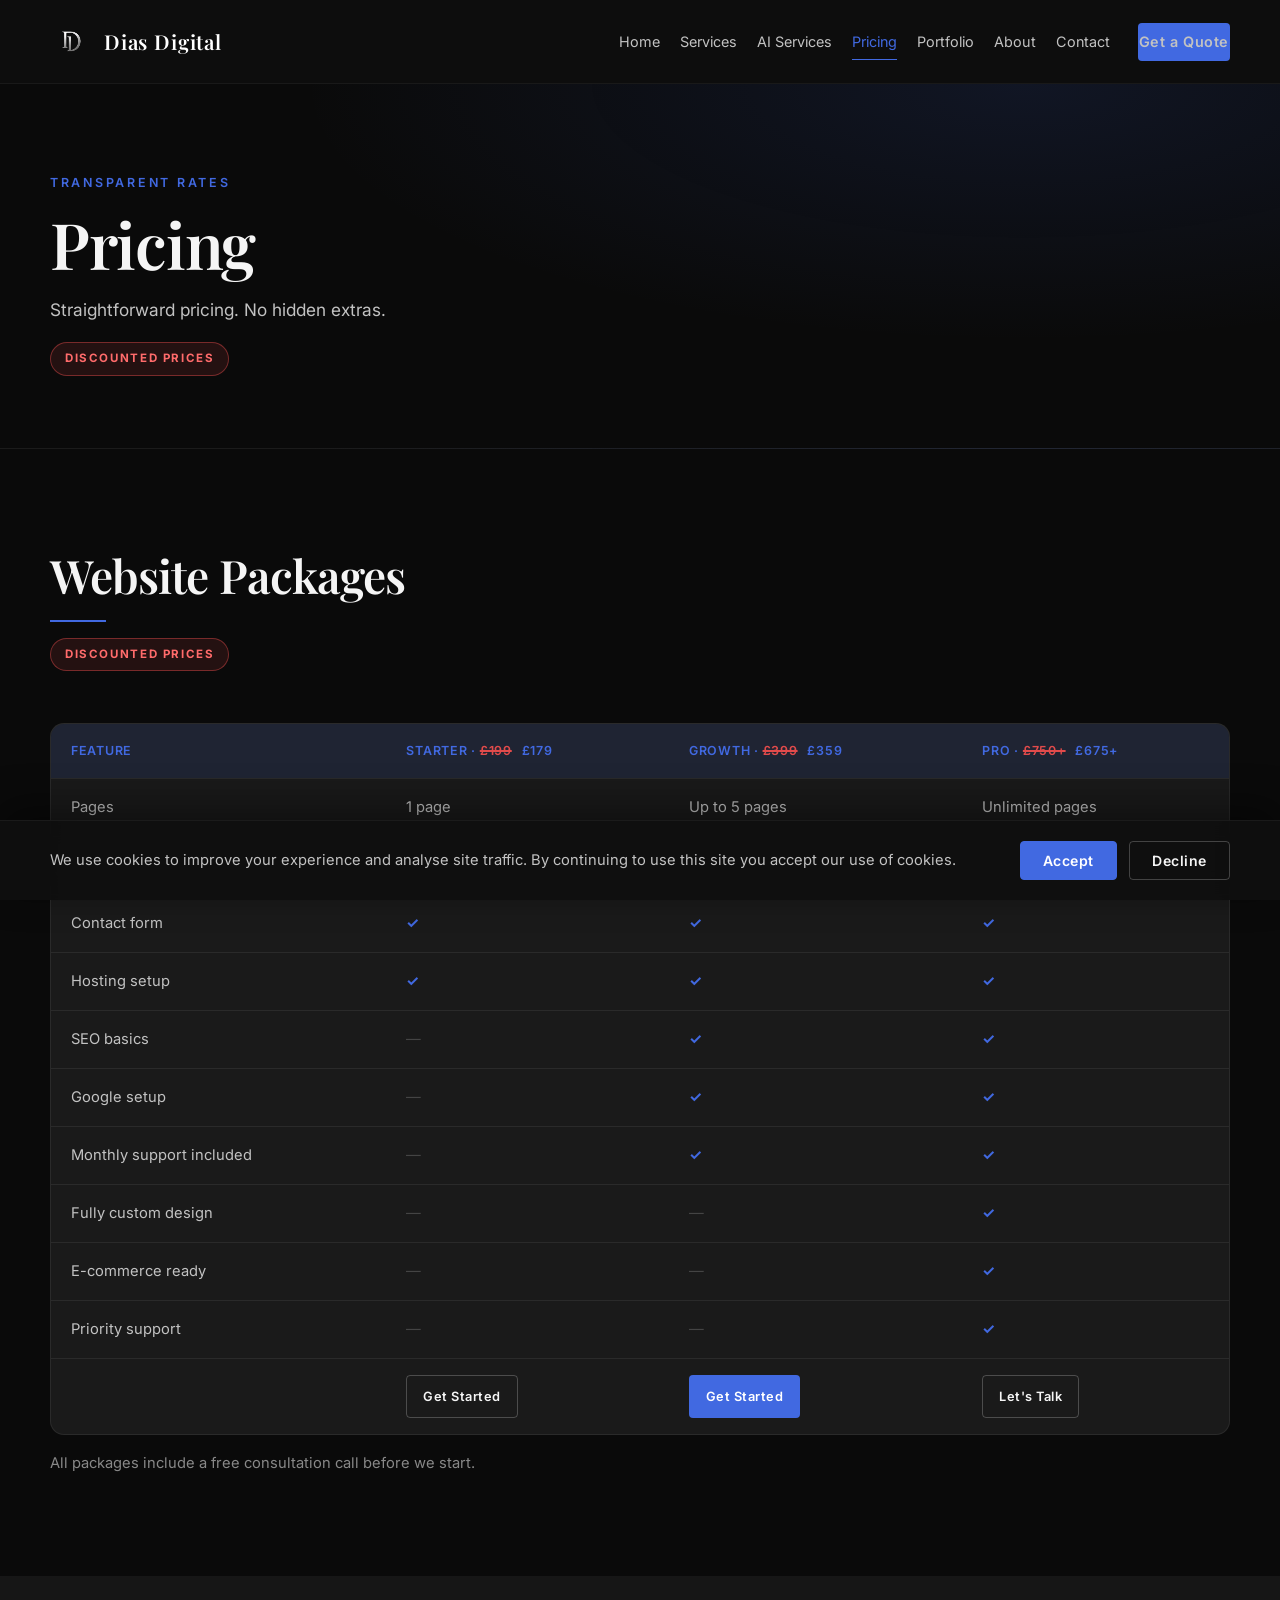
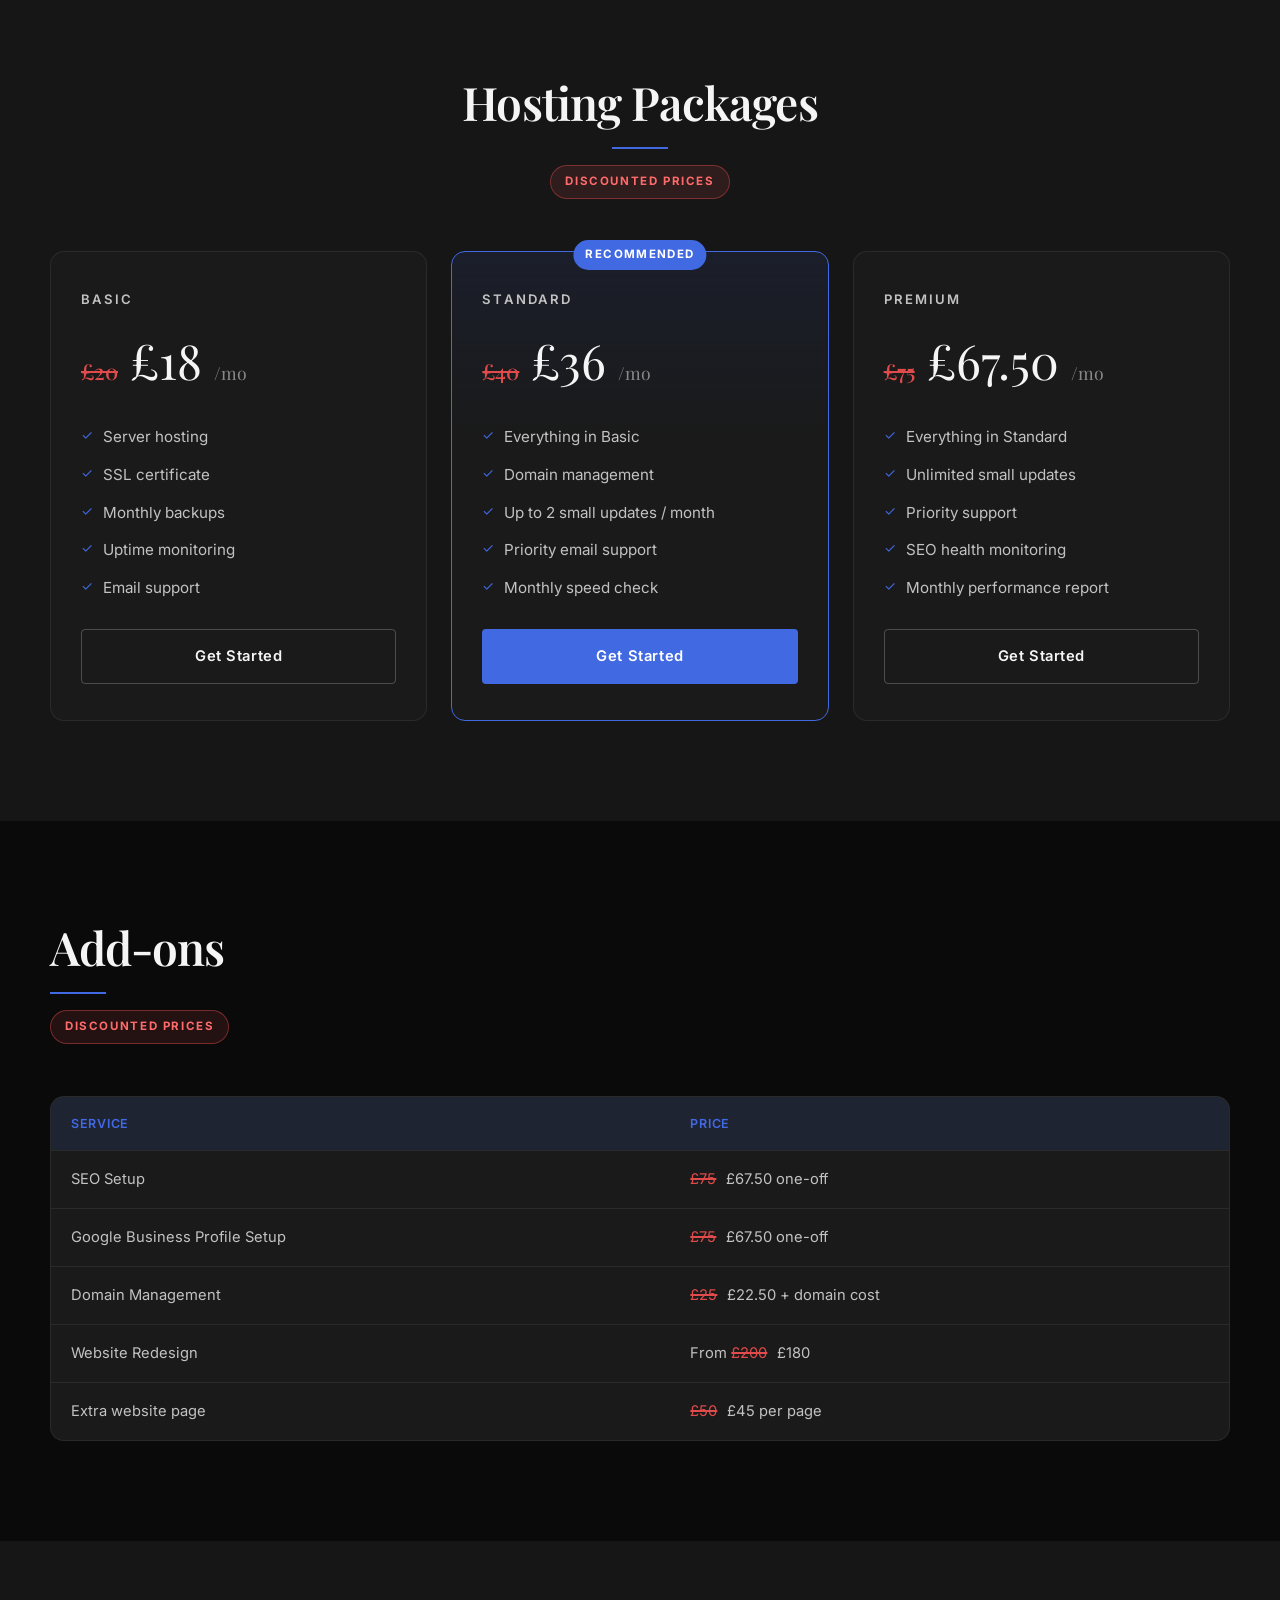
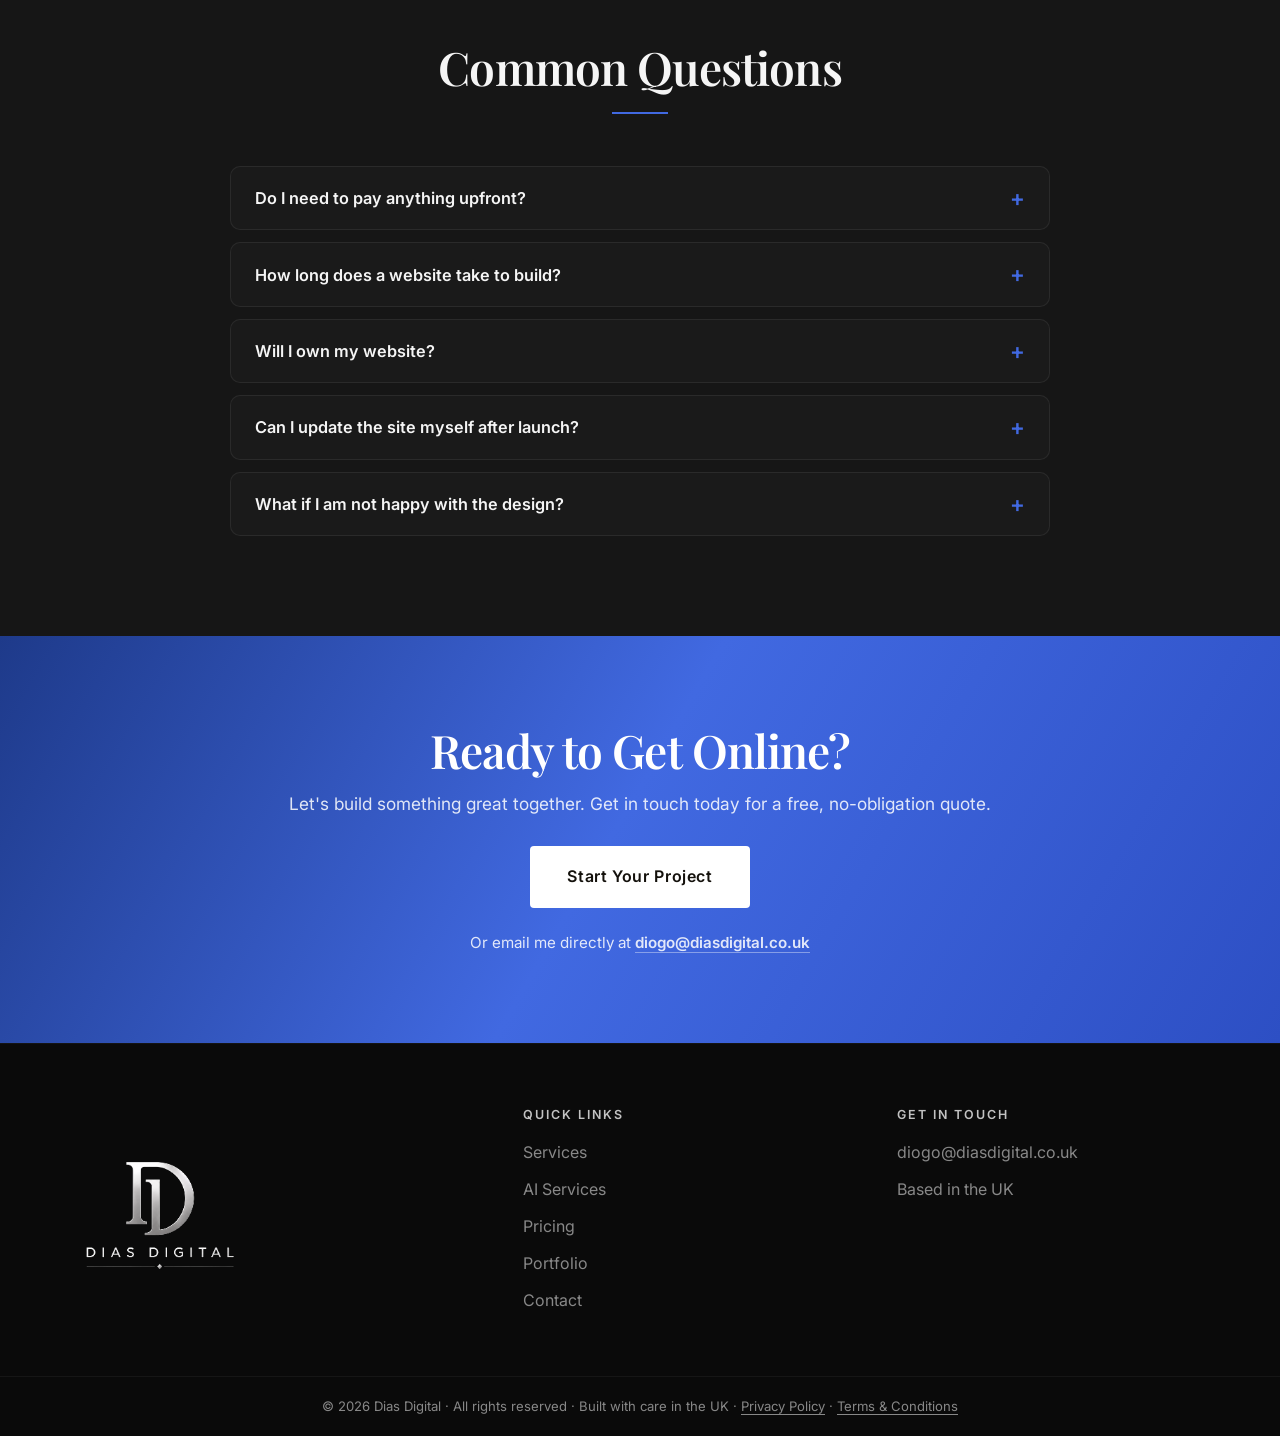
<file: pricing.html>
<!DOCTYPE html>
<html lang="en-GB">
<head>
  <meta charset="UTF-8">
  <meta name="viewport" content="width=device-width, initial-scale=1.0">
  <title>Pricing | Dias Digital</title>
  <meta name="description" content="Straightforward website and hosting packages from £199. No hidden extras. Free consultation included.">
  <link rel="icon" type="image/x-icon" href="favicon.ico">
  <link rel="icon" type="image/png" sizes="32x32" href="favicon-32x32.png">
  <link rel="icon" type="image/png" sizes="16x16" href="favicon-16x16.png">
  <link rel="apple-touch-icon" sizes="180x180" href="apple-touch-icon.png">
  <meta name="theme-color" content="#C9A96E">
  <meta property="og:image" content="https://diasdigital.co.uk/images/og-preview.png">
  <meta property="og:image:width" content="1200">
  <meta property="og:image:height" content="630">
  <meta property="og:type" content="website">
  <meta property="og:url" content="https://diasdigital.co.uk">
  <meta name="twitter:card" content="summary_large_image">
  <meta name="twitter:title" content="Dias Digital — Web Design &amp; Digital Services">
  <meta name="twitter:description" content="Professional websites for UK small businesses from £199. Fast turnaround, fixed pricing, no hidden costs.">
  <meta name="twitter:image" content="https://diasdigital.co.uk/images/og-preview.png">
  <!-- Google Analytics -->
  <script>
    window.dataLayer = window.dataLayer || [];
    function gtag(){dataLayer.push(arguments);}
    window.loadDiasAnalytics = function () {
      if (window.__diasGaLoaded) return;
      window.__diasGaLoaded = true;
      var gaScript = document.createElement("script");
      gaScript.async = true;
      gaScript.src = "https://www.googletagmanager.com/gtag/js?id=G-XK96D18CML";
      document.head.appendChild(gaScript);
      gtag("js", new Date());
      gtag("config", "G-XK96D18CML");
    };
    if (document.cookie.split("; ").indexOf("dias_cookie_consent=accepted") !== -1) {
      window.loadDiasAnalytics();
    }
  </script>
  <link rel="preconnect" href="https://fonts.googleapis.com">
  <link rel="preconnect" href="https://fonts.gstatic.com" crossorigin>
  <link href="https://fonts.googleapis.com/css2?family=Inter:wght@400;500;600;700&family=Playfair+Display:ital,wght@0,500;0,600;0,700;1,500&display=swap" rel="stylesheet">
  <link rel="stylesheet" href="styles.css">
</head>
<body>
  <a class="skip-link" href="#main">Skip to content</a>
  <header class="site-header">
    <div class="container nav">
      <a href="index.html" class="nav-logo">
        <img src="images/symbol.png" alt="Dias Digital">
        <span>Dias Digital</span>
      </a>
      <button class="nav-toggle" aria-label="Open menu" aria-expanded="false">
        <span></span><span></span><span></span>
      </button>
      <nav class="nav-links" aria-label="Primary">
        <a href="index.html">Home</a>
        <a href="services.html">Services</a>
        <a href="ai-services.html">AI Services</a>
        <a href="pricing.html" class="active">Pricing</a>
        <a href="portfolio.html">Portfolio</a>
        <a href="about.html">About</a>
        <a href="contact.html">Contact</a>
        <a href="contact.html" class="btn btn-gold nav-cta">Get a Quote</a>
      </nav>
    </div>
  </header>
  <div class="nav-overlay"></div>

  <main id="main">
    <section class="page-hero">
      <div class="container">
        <p class="eyebrow">Transparent rates</p>
        <h1>Pricing</h1>
        <p class="lead">Straightforward pricing. No hidden extras.</p>
        <p class="discount-banner">Discounted prices</p>
      </div>
    </section>

    <section class="section">
      <div class="container">
        <div class="section-header reveal">
          <h2>Website Packages</h2>
          <span class="gold-rule"></span>
          <p class="discount-banner">Discounted prices</p>
        </div>
        <div class="table-wrap reveal">
          <table>
            <thead>
              <tr>
                <th>Feature</th>
                <th>Starter · <del class="price-old">£199</del> £179</th>
                <th>Growth · <del class="price-old">£399</del> £359</th>
                <th>Pro · <del class="price-old">£750+</del> £675+</th>
              </tr>
            </thead>
            <tbody>
              <tr>
                <td>Pages</td>
                <td>1 page</td>
                <td>Up to 5 pages</td>
                <td>Unlimited pages</td>
              </tr>
              <tr>
                <td>Mobile friendly</td>
                <td class="check">✓</td>
                <td class="check">✓</td>
                <td class="check">✓</td>
              </tr>
              <tr>
                <td>Contact form</td>
                <td class="check">✓</td>
                <td class="check">✓</td>
                <td class="check">✓</td>
              </tr>
              <tr>
                <td>Hosting setup</td>
                <td class="check">✓</td>
                <td class="check">✓</td>
                <td class="check">✓</td>
              </tr>
              <tr>
                <td>SEO basics</td>
                <td class="dash">—</td>
                <td class="check">✓</td>
                <td class="check">✓</td>
              </tr>
              <tr>
                <td>Google setup</td>
                <td class="dash">—</td>
                <td class="check">✓</td>
                <td class="check">✓</td>
              </tr>
              <tr>
                <td>Monthly support included</td>
                <td class="dash">—</td>
                <td class="check">✓</td>
                <td class="check">✓</td>
              </tr>
              <tr>
                <td>Fully custom design</td>
                <td class="dash">—</td>
                <td class="dash">—</td>
                <td class="check">✓</td>
              </tr>
              <tr>
                <td>E-commerce ready</td>
                <td class="dash">—</td>
                <td class="dash">—</td>
                <td class="check">✓</td>
              </tr>
              <tr>
                <td>Priority support</td>
                <td class="dash">—</td>
                <td class="dash">—</td>
                <td class="check">✓</td>
              </tr>
              <tr>
                <td></td>
                <td><a href="contact.html" class="btn btn-outline">Get Started</a></td>
                <td><a href="contact.html" class="btn btn-gold">Get Started</a></td>
                <td><a href="contact.html" class="btn btn-outline">Let's Talk</a></td>
              </tr>
            </tbody>
          </table>
        </div>
        <p class="table-note">All packages include a free consultation call before we start.</p>
      </div>
    </section>

    <section class="section section-alt">
      <div class="container">
        <div class="section-header center reveal">
          <h2>Hosting Packages</h2>
          <span class="gold-rule"></span>
          <p class="discount-banner">Discounted prices</p>
        </div>
        <div class="grid-3">
          <article class="price-card reveal">
            <p class="price-tier">Basic</p>
            <p class="price-amount"><del class="price-old">£20</del> £18<span class="price-period">/mo</span></p>
            <ul>
              <li>Server hosting</li>
              <li>SSL certificate</li>
              <li>Monthly backups</li>
              <li>Uptime monitoring</li>
              <li>Email support</li>
            </ul>
            <a href="contact.html" class="btn btn-outline">Get Started</a>
          </article>
          <article class="price-card featured reveal">
            <span class="badge">Recommended</span>
            <p class="price-tier">Standard</p>
            <p class="price-amount"><del class="price-old">£40</del> £36<span class="price-period">/mo</span></p>
            <ul>
              <li>Everything in Basic</li>
              <li>Domain management</li>
              <li>Up to 2 small updates / month</li>
              <li>Priority email support</li>
              <li>Monthly speed check</li>
            </ul>
            <a href="contact.html" class="btn btn-gold">Get Started</a>
          </article>
          <article class="price-card reveal">
            <p class="price-tier">Premium</p>
            <p class="price-amount"><del class="price-old">£75</del> £67.50<span class="price-period">/mo</span></p>
            <ul>
              <li>Everything in Standard</li>
              <li>Unlimited small updates</li>
              <li>Priority support</li>
              <li>SEO health monitoring</li>
              <li>Monthly performance report</li>
            </ul>
            <a href="contact.html" class="btn btn-outline">Get Started</a>
          </article>
        </div>
      </div>
    </section>

    <section class="section">
      <div class="container">
        <div class="section-header reveal">
          <h2>Add-ons</h2>
          <span class="gold-rule"></span>
          <p class="discount-banner">Discounted prices</p>
        </div>
        <div class="table-wrap reveal">
          <table>
            <thead>
              <tr>
                <th>Service</th>
                <th>Price</th>
              </tr>
            </thead>
            <tbody>
              <tr>
                <td>SEO Setup</td>
                <td><del class="price-old">£75</del> £67.50 one-off</td>
              </tr>
              <tr>
                <td>Google Business Profile Setup</td>
                <td><del class="price-old">£75</del> £67.50 one-off</td>
              </tr>
              <tr>
                <td>Domain Management</td>
                <td><del class="price-old">£25</del> £22.50 + domain cost</td>
              </tr>
              <tr>
                <td>Website Redesign</td>
                <td>From <del class="price-old">£200</del> £180</td>
              </tr>
              <tr>
                <td>Extra website page</td>
                <td><del class="price-old">£50</del> £45 per page</td>
              </tr>
            </tbody>
          </table>
        </div>
      </div>
    </section>

    <section class="section section-alt">
      <div class="container">
        <div class="section-header center reveal">
          <h2>Common Questions</h2>
          <span class="gold-rule"></span>
        </div>
        <div class="faq">
          <div class="faq-item">
            <button type="button" aria-expanded="false">
              Do I need to pay anything upfront?
              <span>+</span>
            </button>
            <div class="faq-panel">
              <p>I do not require a deposit. You pay on completion or at agreed milestones. I just ask that we agree the scope in writing before I start.</p>
            </div>
          </div>
          <div class="faq-item">
            <button type="button" aria-expanded="false">
              How long does a website take to build?
              <span>+</span>
            </button>
            <div class="faq-panel">
              <p>Most projects are completed within 2–4 weeks, depending on how quickly content and feedback is provided.</p>
            </div>
          </div>
          <div class="faq-item">
            <button type="button" aria-expanded="false">
              Will I own my website?
              <span>+</span>
            </button>
            <div class="faq-panel">
              <p>Yes — once the project is paid, the website is yours. I transfer all files and access.</p>
            </div>
          </div>
          <div class="faq-item">
            <button type="button" aria-expanded="false">
              Can I update the site myself after launch?
              <span>+</span>
            </button>
            <div class="faq-panel">
              <p>Absolutely. I can also manage updates for you on a monthly hosting package if you prefer.</p>
            </div>
          </div>
          <div class="faq-item">
            <button type="button" aria-expanded="false">
              What if I am not happy with the design?
              <span>+</span>
            </button>
            <div class="faq-panel">
              <p>Revisions are part of the process. I work with you until you are happy. Significant redesigns outside the agreed scope may be quoted separately.</p>
            </div>
          </div>
        </div>
      </div>
    </section>

    <section class="cta-band">
      <div class="container reveal">
        <h2>Ready to Get Online?</h2>
        <p>Let's build something great together. Get in touch today for a free, no-obligation quote.</p>
        <a href="contact.html" class="btn btn-white btn-lg">Start Your Project</a>
        <p class="email-note">Or email me directly at <a href="mailto:diogo@diasdigital.co.uk">diogo@diasdigital.co.uk</a></p>
      </div>
    </section>
  </main>

  <footer class="site-footer">
    <div class="container footer-grid">
      <div class="footer-brand">
        <a href="index.html" class="footer-logo">
          <img src="images/mainlogo.png" alt="Dias Digital" class="footer-mainlogo">
        </a>
      </div>
      <div class="footer-col">
        <h4>Quick links</h4>
        <a href="services.html">Services</a>
        <a href="ai-services.html">AI Services</a>
        <a href="pricing.html">Pricing</a>
        <a href="portfolio.html">Portfolio</a>
        <a href="contact.html">Contact</a>
      </div>
      <div class="footer-col">
        <h4>Get in touch</h4>
        <a href="mailto:diogo@diasdigital.co.uk">diogo@diasdigital.co.uk</a>
        <p>Based in the UK</p>
      </div>
    </div>
    <div class="footer-bottom">
      <div class="container">© 2026 Dias Digital · All rights reserved · Built with care in the UK · <a href="privacy.html">Privacy Policy</a> · <a href="terms.html">Terms &amp; Conditions</a></div>
    </div>
  </footer>
  <script src="script.js"></script>
</body>
</html>
</file>
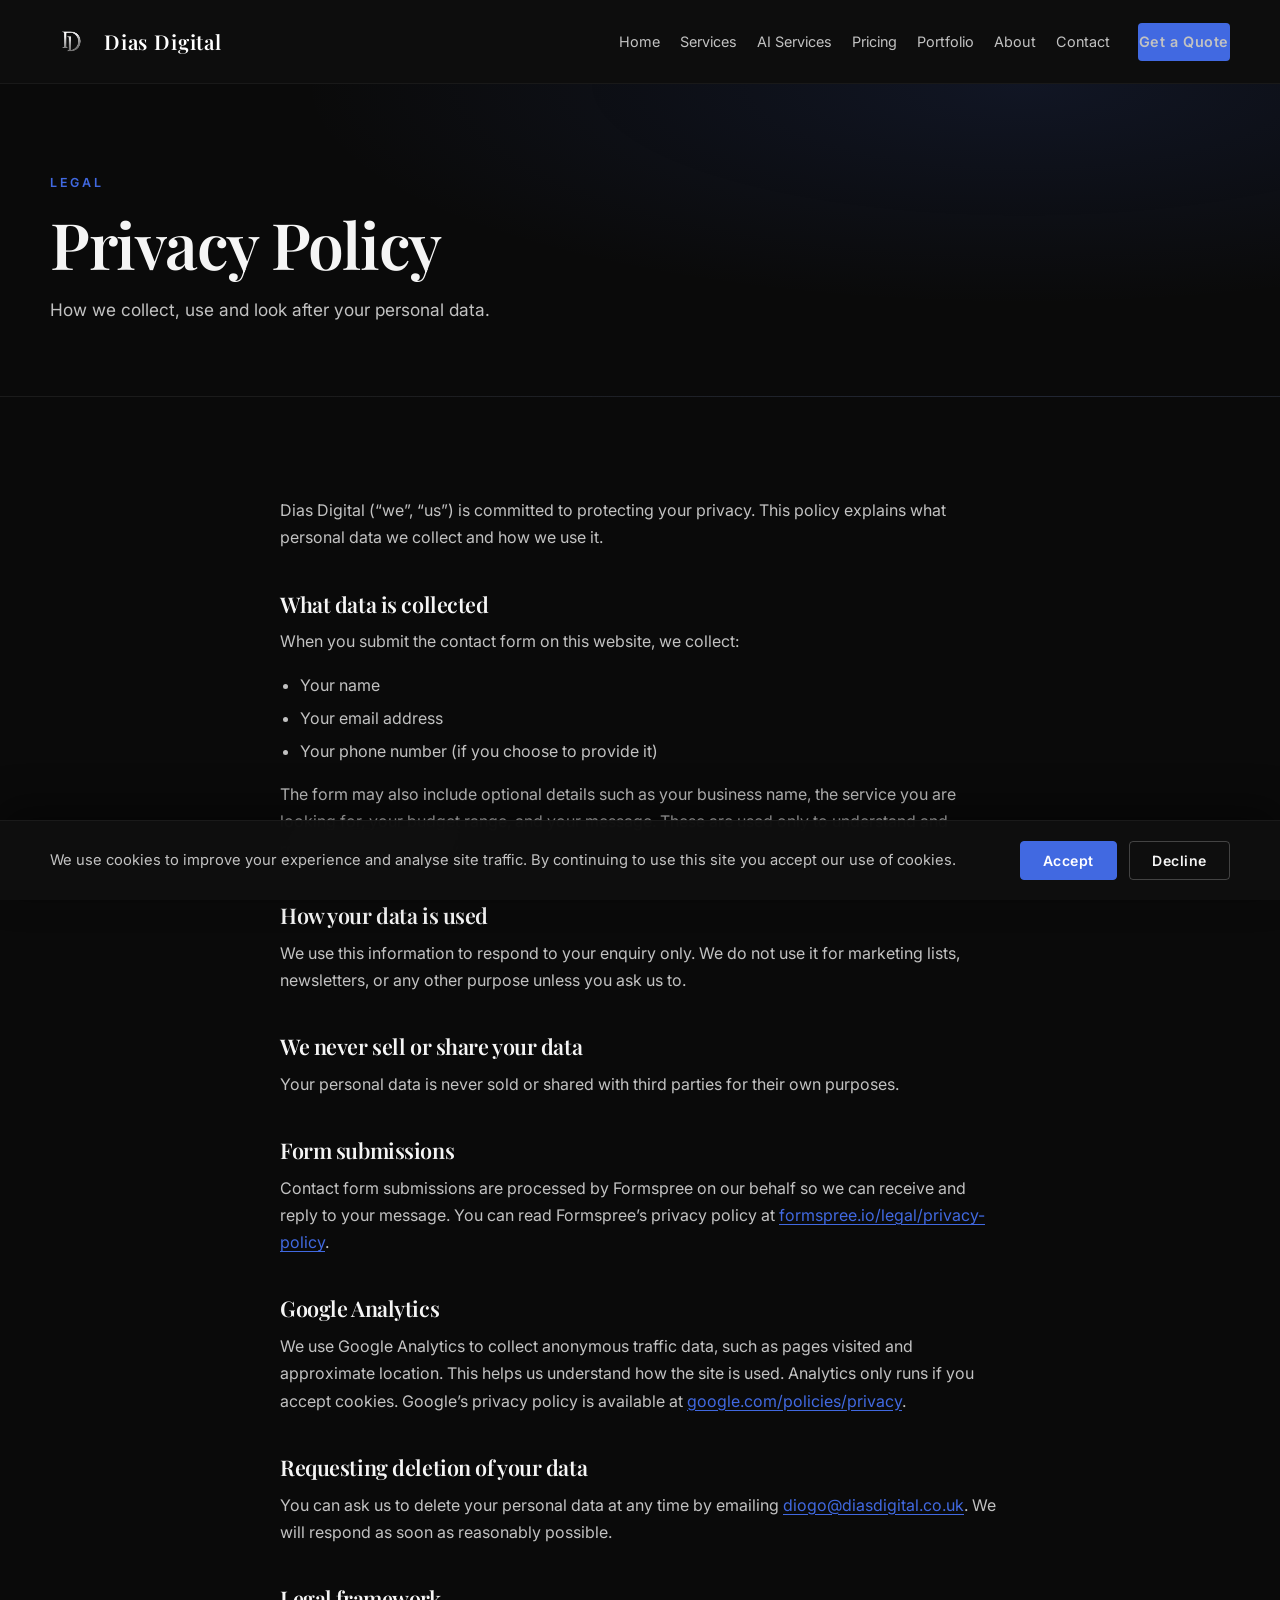
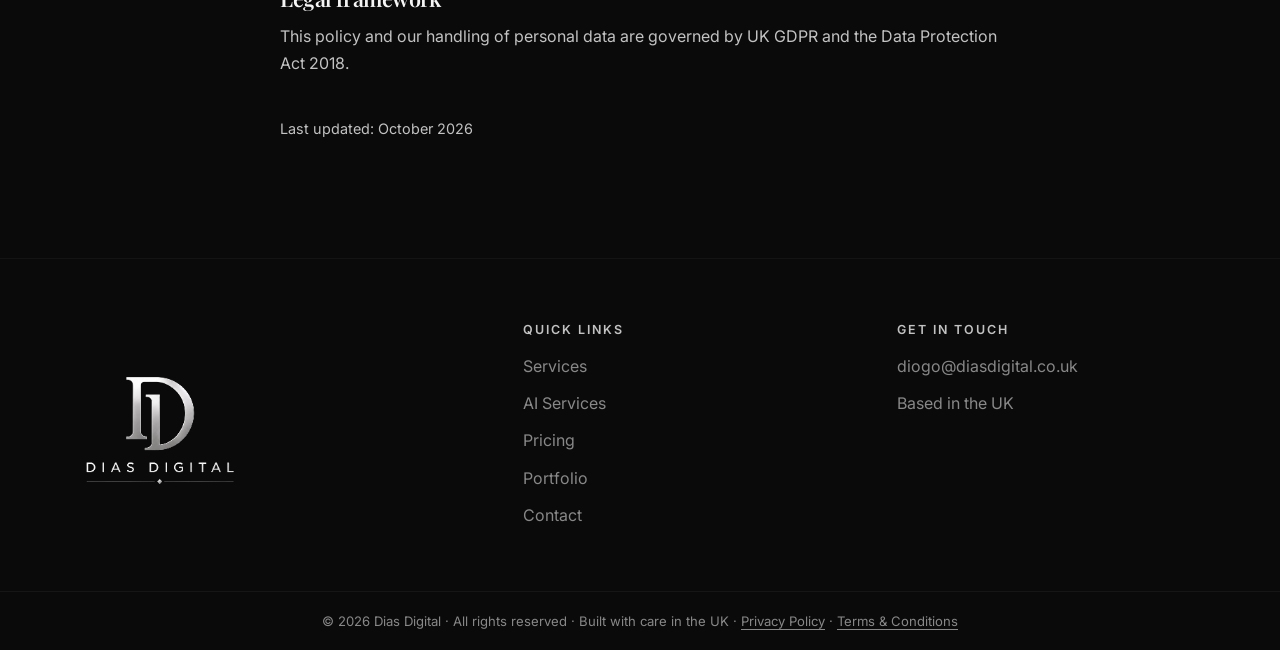
<file: privacy.html>
<!DOCTYPE html>
<html lang="en-GB">
<head>
  <meta charset="UTF-8">
  <meta name="viewport" content="width=device-width, initial-scale=1.0">
  <title>Privacy Policy | Dias Digital</title>
  <meta name="description" content="How Dias Digital collects, uses and protects your personal data under UK GDPR and the Data Protection Act 2018.">
  <link rel="icon" type="image/x-icon" href="favicon.ico">
  <link rel="icon" type="image/png" sizes="32x32" href="favicon-32x32.png">
  <link rel="icon" type="image/png" sizes="16x16" href="favicon-16x16.png">
  <link rel="apple-touch-icon" sizes="180x180" href="apple-touch-icon.png">
  <meta name="theme-color" content="#C9A96E">
  <meta property="og:image" content="https://diasdigital.co.uk/images/og-preview.png">
  <meta property="og:image:width" content="1200">
  <meta property="og:image:height" content="630">
  <meta property="og:type" content="website">
  <meta property="og:url" content="https://diasdigital.co.uk">
  <meta name="twitter:card" content="summary_large_image">
  <meta name="twitter:title" content="Dias Digital — Web Design &amp; Digital Services">
  <meta name="twitter:description" content="Professional websites for UK small businesses from £199. Fast turnaround, fixed pricing, no hidden costs.">
  <meta name="twitter:image" content="https://diasdigital.co.uk/images/og-preview.png">
  <!-- Google Analytics -->
  <script>
    window.dataLayer = window.dataLayer || [];
    function gtag(){dataLayer.push(arguments);}
    window.loadDiasAnalytics = function () {
      if (window.__diasGaLoaded) return;
      window.__diasGaLoaded = true;
      var gaScript = document.createElement("script");
      gaScript.async = true;
      gaScript.src = "https://www.googletagmanager.com/gtag/js?id=G-XK96D18CML";
      document.head.appendChild(gaScript);
      gtag("js", new Date());
      gtag("config", "G-XK96D18CML");
    };
    if (document.cookie.split("; ").indexOf("dias_cookie_consent=accepted") !== -1) {
      window.loadDiasAnalytics();
    }
  </script>
  <link rel="preconnect" href="https://fonts.googleapis.com">
  <link rel="preconnect" href="https://fonts.gstatic.com" crossorigin>
  <link href="https://fonts.googleapis.com/css2?family=Inter:wght@400;500;600;700&family=Playfair+Display:ital,wght@0,500;0,600;0,700;1,500&display=swap" rel="stylesheet">
  <link rel="stylesheet" href="styles.css">
</head>
<body>
  <a class="skip-link" href="#main">Skip to content</a>
  <header class="site-header">
    <div class="container nav">
      <a href="index.html" class="nav-logo">
        <img src="images/symbol.png" alt="Dias Digital">
        <span>Dias Digital</span>
      </a>
      <button class="nav-toggle" aria-label="Open menu" aria-expanded="false">
        <span></span><span></span><span></span>
      </button>
      <nav class="nav-links" aria-label="Primary">
        <a href="index.html">Home</a>
        <a href="services.html">Services</a>
        <a href="ai-services.html">AI Services</a>
        <a href="pricing.html">Pricing</a>
        <a href="portfolio.html">Portfolio</a>
        <a href="about.html">About</a>
        <a href="contact.html">Contact</a>
        <a href="contact.html" class="btn btn-gold nav-cta">Get a Quote</a>
      </nav>
    </div>
  </header>
  <div class="nav-overlay"></div>

  <main id="main">
    <section class="page-hero">
      <div class="container">
        <p class="eyebrow">Legal</p>
        <h1>Privacy Policy</h1>
        <p class="lead">How we collect, use and look after your personal data.</p>
      </div>
    </section>

    <section class="section">
      <div class="container legal-content">
        <p>Dias Digital (“we”, “us”) is committed to protecting your privacy. This policy explains what personal data we collect and how we use it.</p>

        <h2>What data is collected</h2>
        <p>When you submit the contact form on this website, we collect:</p>
        <ul>
          <li>Your name</li>
          <li>Your email address</li>
          <li>Your phone number (if you choose to provide it)</li>
        </ul>
        <p>The form may also include optional details such as your business name, the service you are looking for, your budget range, and your message. These are used only to understand and respond to your enquiry.</p>

        <h2>How your data is used</h2>
        <p>We use this information to respond to your enquiry only. We do not use it for marketing lists, newsletters, or any other purpose unless you ask us to.</p>

        <h2>We never sell or share your data</h2>
        <p>Your personal data is never sold or shared with third parties for their own purposes.</p>

        <h2>Form submissions</h2>
        <p>Contact form submissions are processed by Formspree on our behalf so we can receive and reply to your message. You can read Formspree’s privacy policy at <a href="https://formspree.io/legal/privacy-policy" target="_blank" rel="noopener noreferrer">formspree.io/legal/privacy-policy</a>.</p>

        <h2>Google Analytics</h2>
        <p>We use Google Analytics to collect anonymous traffic data, such as pages visited and approximate location. This helps us understand how the site is used. Analytics only runs if you accept cookies. Google’s privacy policy is available at <a href="https://www.google.com/policies/privacy" target="_blank" rel="noopener noreferrer">google.com/policies/privacy</a>.</p>

        <h2>Requesting deletion of your data</h2>
        <p>You can ask us to delete your personal data at any time by emailing <a href="mailto:diogo@diasdigital.co.uk">diogo@diasdigital.co.uk</a>. We will respond as soon as reasonably possible.</p>

        <h2>Legal framework</h2>
        <p>This policy and our handling of personal data are governed by UK GDPR and the Data Protection Act 2018.</p>

        <p class="legal-updated">Last updated: October 2026</p>
      </div>
    </section>
  </main>

  <footer class="site-footer">
    <div class="container footer-grid">
      <div class="footer-brand">
        <a href="index.html" class="footer-logo">
          <img src="images/mainlogo.png" alt="Dias Digital" class="footer-mainlogo">
        </a>
      </div>
      <div class="footer-col">
        <h4>Quick links</h4>
        <a href="services.html">Services</a>
        <a href="ai-services.html">AI Services</a>
        <a href="pricing.html">Pricing</a>
        <a href="portfolio.html">Portfolio</a>
        <a href="contact.html">Contact</a>
      </div>
      <div class="footer-col">
        <h4>Get in touch</h4>
        <a href="mailto:diogo@diasdigital.co.uk">diogo@diasdigital.co.uk</a>
        <p>Based in the UK</p>
      </div>
    </div>
    <div class="footer-bottom">
      <div class="container">© 2026 Dias Digital · All rights reserved · Built with care in the UK · <a href="privacy.html">Privacy Policy</a> · <a href="terms.html">Terms &amp; Conditions</a></div>
    </div>
  </footer>
  <script src="script.js"></script>
</body>
</html>
</file>
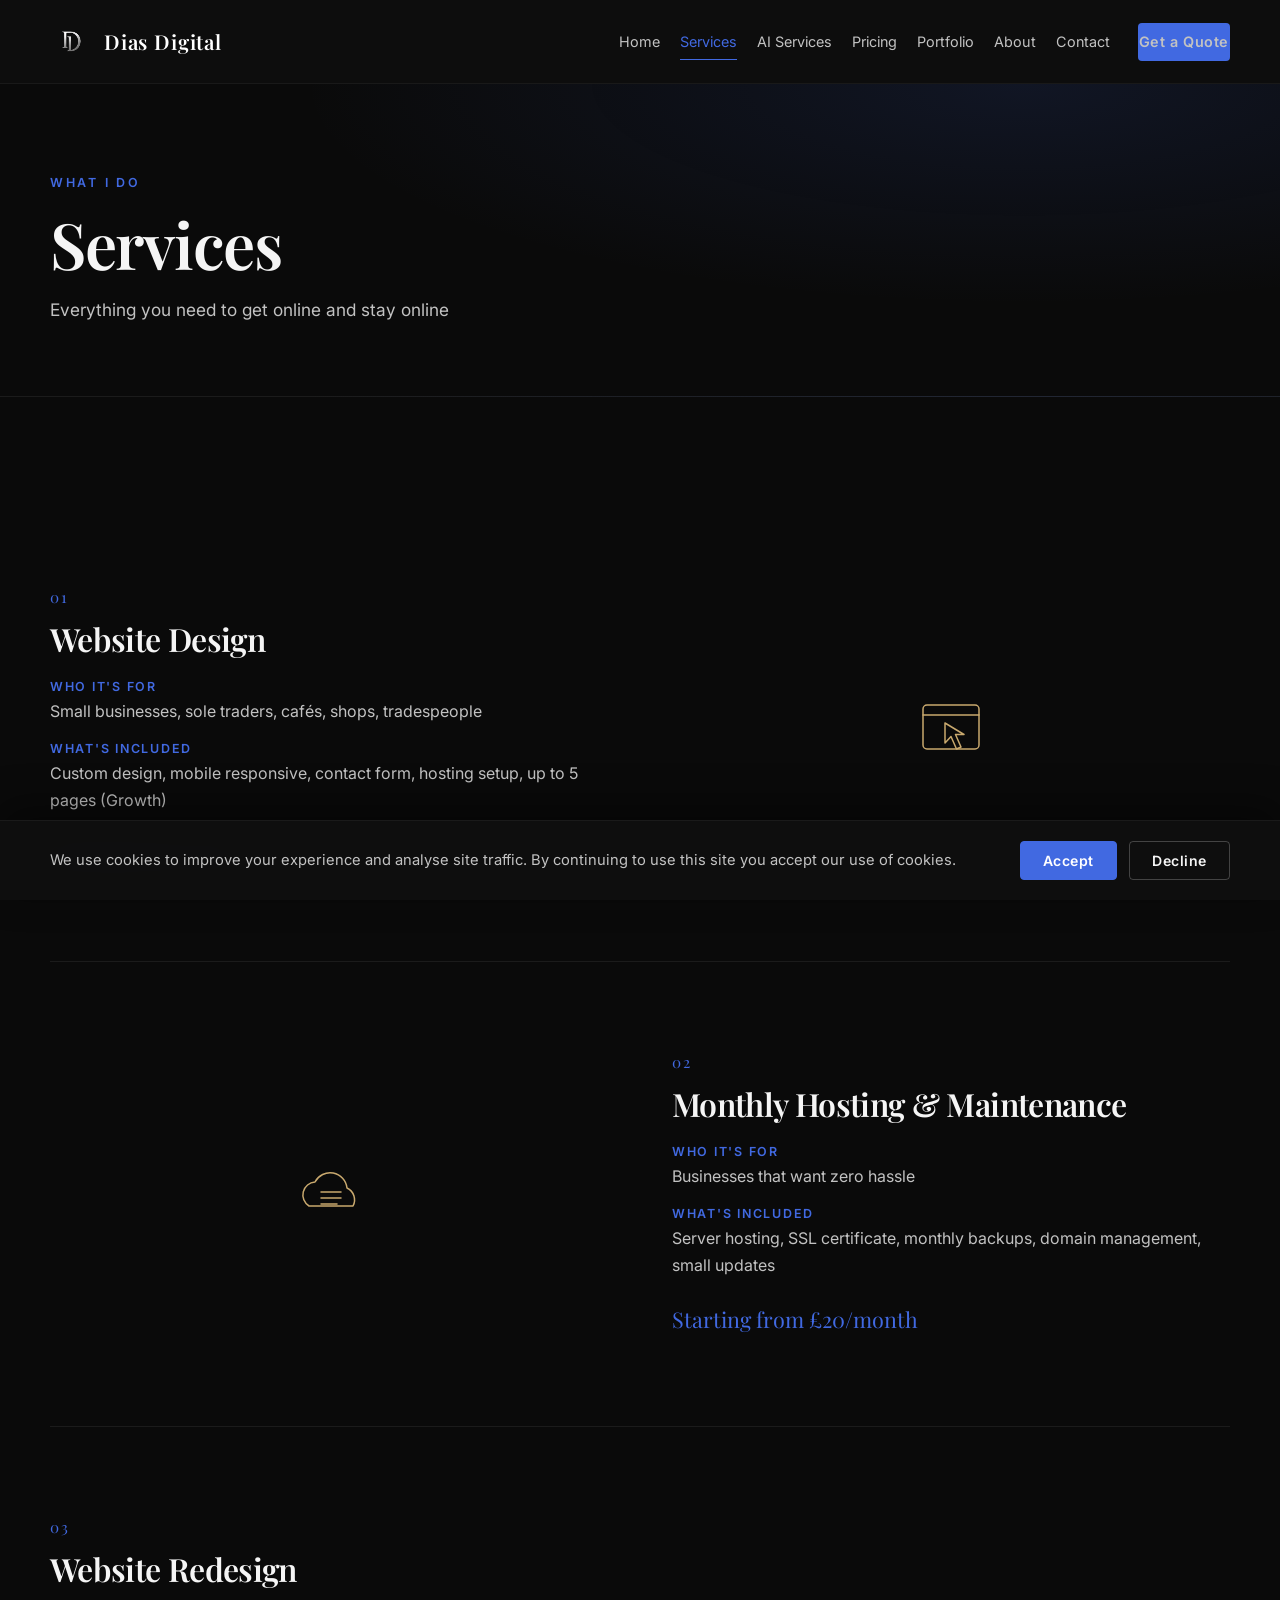
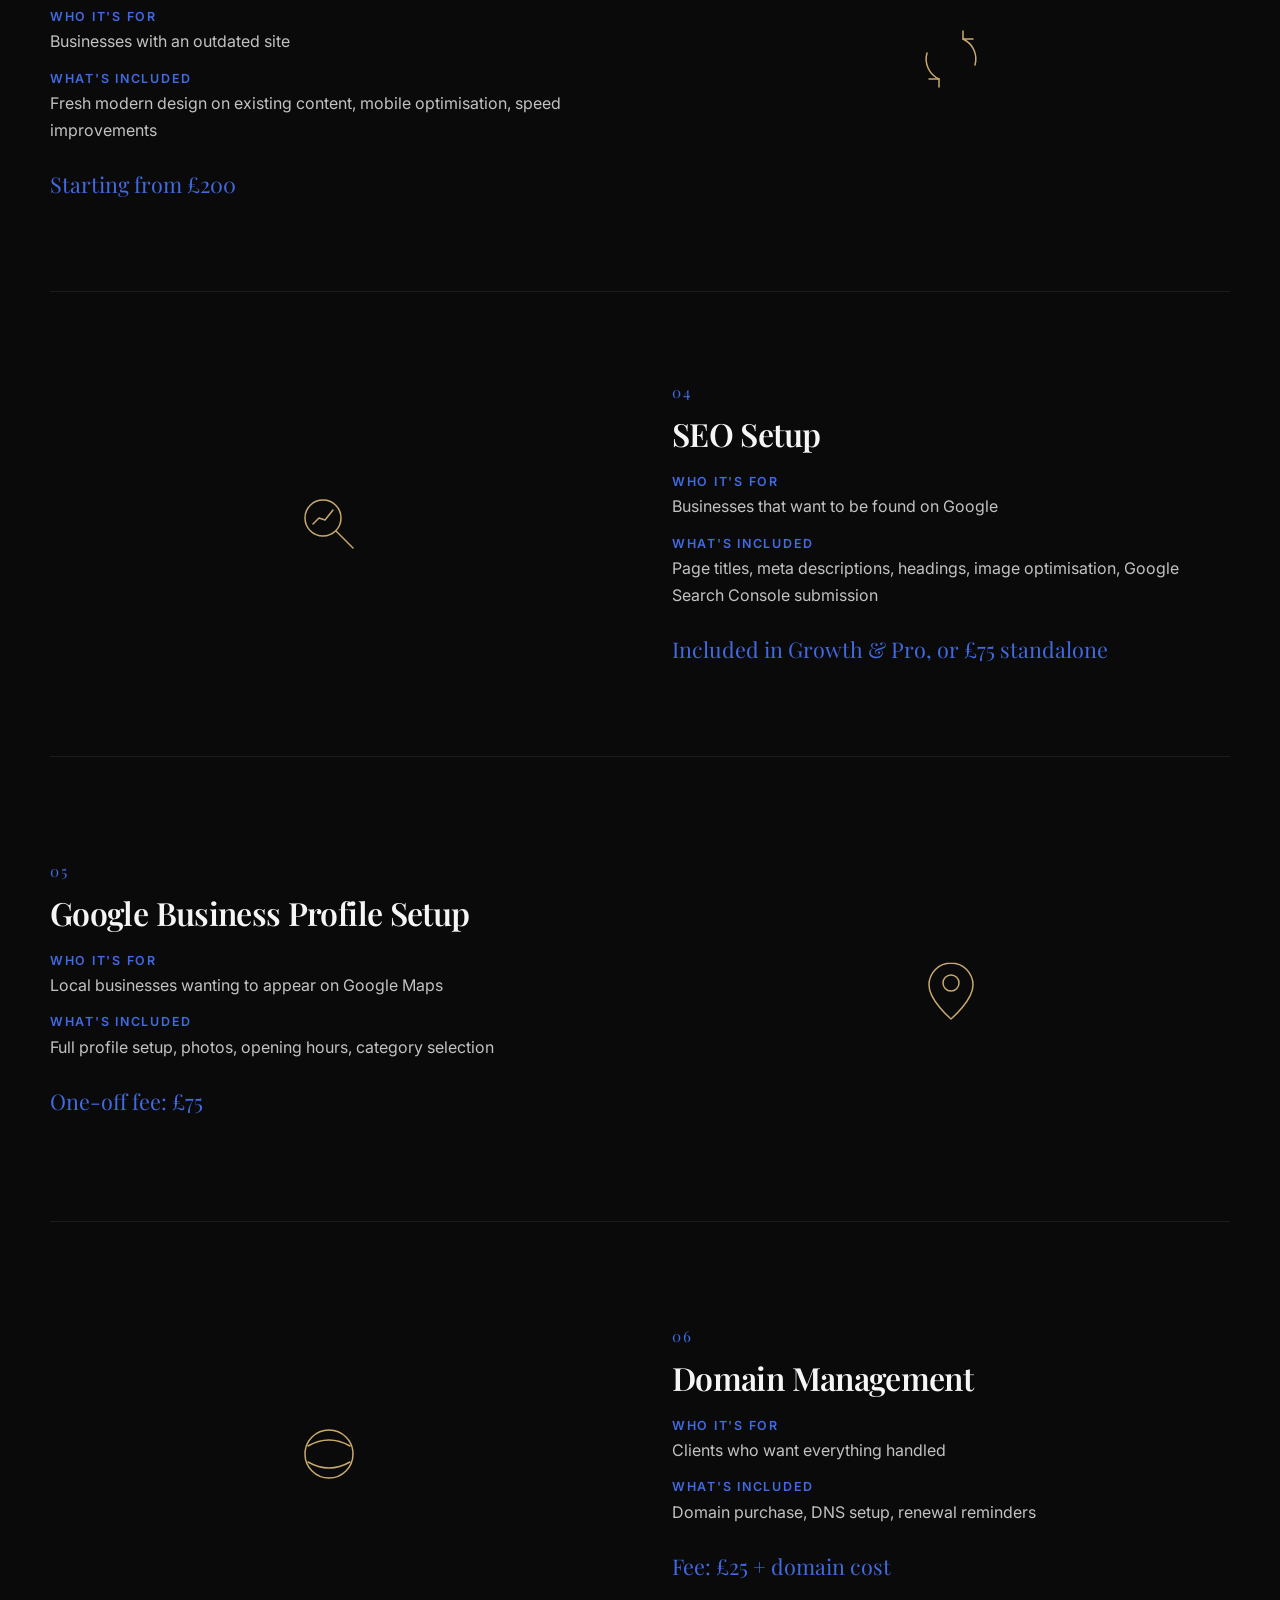
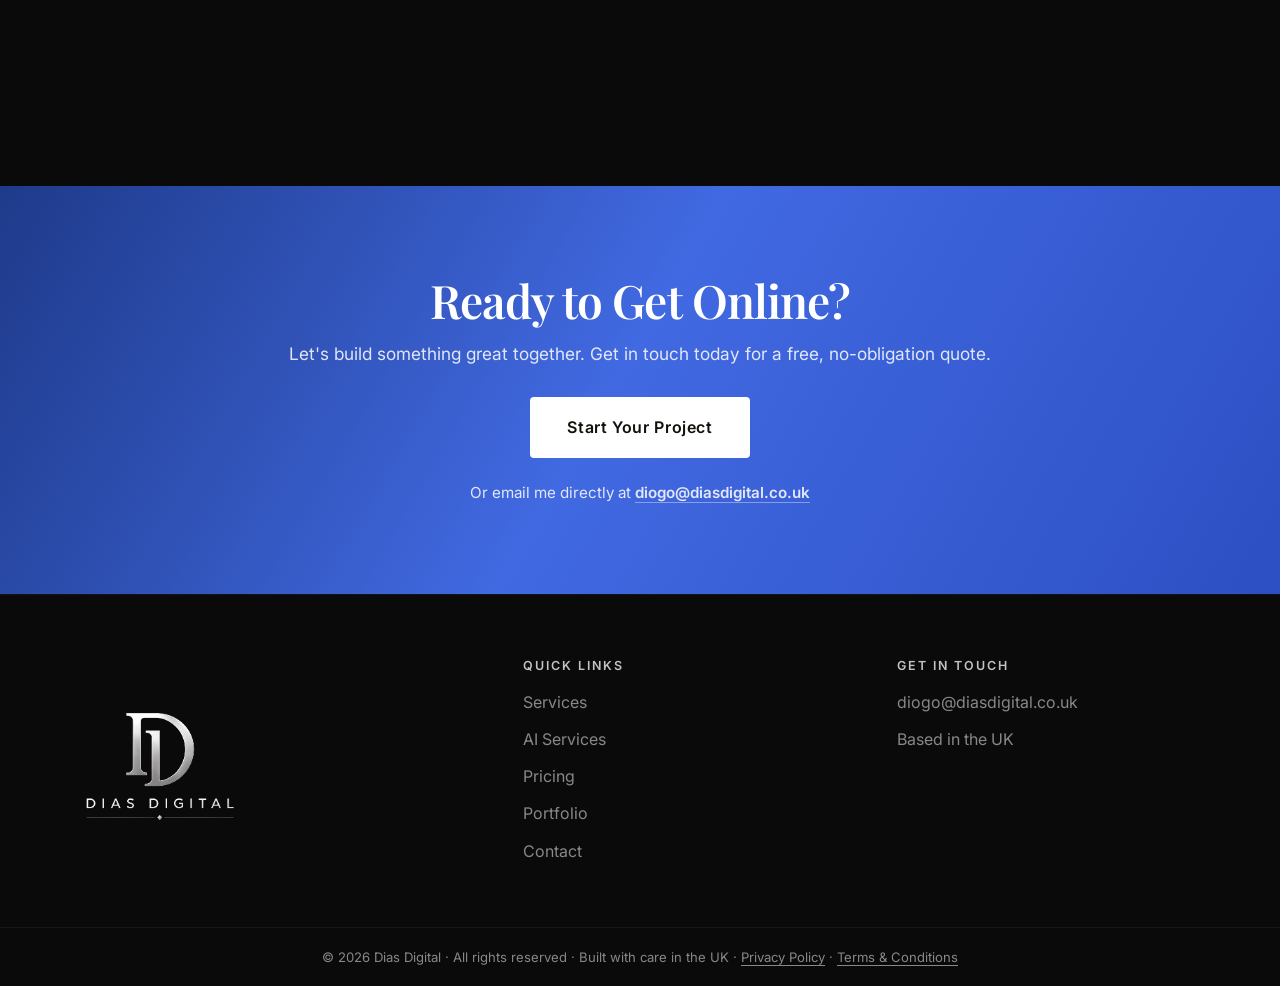
<file: services.html>
<!DOCTYPE html>
<html lang="en-GB">
<head>
  <meta charset="UTF-8">
  <meta name="viewport" content="width=device-width, initial-scale=1.0">
  <title>Services | Dias Digital</title>
  <meta name="description" content="Website design, hosting, redesigns, SEO setup, Google Business Profile and domain management for UK small businesses.">
  <link rel="icon" type="image/x-icon" href="favicon.ico">
  <link rel="icon" type="image/png" sizes="32x32" href="favicon-32x32.png">
  <link rel="icon" type="image/png" sizes="16x16" href="favicon-16x16.png">
  <link rel="apple-touch-icon" sizes="180x180" href="apple-touch-icon.png">
  <meta name="theme-color" content="#C9A96E">
  <meta property="og:image" content="https://diasdigital.co.uk/images/og-preview.png">
  <meta property="og:image:width" content="1200">
  <meta property="og:image:height" content="630">
  <meta property="og:type" content="website">
  <meta property="og:url" content="https://diasdigital.co.uk">
  <meta name="twitter:card" content="summary_large_image">
  <meta name="twitter:title" content="Dias Digital — Web Design &amp; Digital Services">
  <meta name="twitter:description" content="Professional websites for UK small businesses from £199. Fast turnaround, fixed pricing, no hidden costs.">
  <meta name="twitter:image" content="https://diasdigital.co.uk/images/og-preview.png">
  <!-- Google Analytics -->
  <script>
    window.dataLayer = window.dataLayer || [];
    function gtag(){dataLayer.push(arguments);}
    window.loadDiasAnalytics = function () {
      if (window.__diasGaLoaded) return;
      window.__diasGaLoaded = true;
      var gaScript = document.createElement("script");
      gaScript.async = true;
      gaScript.src = "https://www.googletagmanager.com/gtag/js?id=G-XK96D18CML";
      document.head.appendChild(gaScript);
      gtag("js", new Date());
      gtag("config", "G-XK96D18CML");
    };
    if (document.cookie.split("; ").indexOf("dias_cookie_consent=accepted") !== -1) {
      window.loadDiasAnalytics();
    }
  </script>
  <link rel="preconnect" href="https://fonts.googleapis.com">
  <link rel="preconnect" href="https://fonts.gstatic.com" crossorigin>
  <link href="https://fonts.googleapis.com/css2?family=Inter:wght@400;500;600;700&family=Playfair+Display:ital,wght@0,500;0,600;0,700;1,500&display=swap" rel="stylesheet">
  <link rel="stylesheet" href="styles.css">
</head>
<body>
  <a class="skip-link" href="#main">Skip to content</a>
  <header class="site-header">
    <div class="container nav">
      <a href="index.html" class="nav-logo">
        <img src="images/symbol.png" alt="Dias Digital">
        <span>Dias Digital</span>
      </a>
      <button class="nav-toggle" aria-label="Open menu" aria-expanded="false">
        <span></span><span></span><span></span>
      </button>
      <nav class="nav-links" aria-label="Primary">
        <a href="index.html">Home</a>
        <a href="services.html" class="active">Services</a>
        <a href="ai-services.html">AI Services</a>
        <a href="pricing.html">Pricing</a>
        <a href="portfolio.html">Portfolio</a>
        <a href="about.html">About</a>
        <a href="contact.html">Contact</a>
        <a href="contact.html" class="btn btn-gold nav-cta">Get a Quote</a>
      </nav>
    </div>
  </header>
  <div class="nav-overlay"></div>

  <main id="main">
    <section class="page-hero">
      <div class="container">
        <p class="eyebrow">What I do</p>
        <h1>Services</h1>
        <p class="lead">Everything you need to get online and stay online</p>
      </div>
    </section>

    <section class="section">
      <div class="container">
        <article class="service-block reveal">
          <div class="service-copy">
            <p class="service-index">01</p>
            <h2>Website Design</h2>
            <div class="service-meta">
              <div>
                <h4>Who it's for</h4>
                <p>Small businesses, sole traders, cafés, shops, tradespeople</p>
              </div>
              <div>
                <h4>What's included</h4>
                <p>Custom design, mobile responsive, contact form, hosting setup, up to 5 pages (Growth)</p>
              </div>
            </div>
            <p class="service-price">Starting from £199</p>
          </div>
          <div class="service-panel">
            <svg class="service-icon" width="80" height="80" viewBox="0 0 80 80" fill="none" stroke="#C9A96E" stroke-width="1.5" stroke-linecap="round" stroke-linejoin="round" aria-hidden="true">
              <rect x="12" y="16" width="56" height="44" rx="4"/>
              <line x1="12" y1="26" x2="68" y2="26"/>
              <path d="M34 34 L34 54 L40 47.5 L45.5 60 L50 58 L44.5 45.5 L53 45.5 Z"/>
            </svg>
          </div>
        </article>

        <article class="service-block reverse reveal">
          <div class="service-copy">
            <p class="service-index">02</p>
            <h2>Monthly Hosting &amp; Maintenance</h2>
            <div class="service-meta">
              <div>
                <h4>Who it's for</h4>
                <p>Businesses that want zero hassle</p>
              </div>
              <div>
                <h4>What's included</h4>
                <p>Server hosting, SSL certificate, monthly backups, domain management, small updates</p>
              </div>
            </div>
            <p class="service-price">Starting from £20/month</p>
          </div>
          <div class="service-panel">
            <svg class="service-icon" width="80" height="80" viewBox="0 0 80 80" fill="none" stroke="#C9A96E" stroke-width="1.5" stroke-linecap="round" stroke-linejoin="round" aria-hidden="true">
              <path d="M20 52a13 13 0 0 1 6-24 17 17 0 0 1 32 6 13 13 0 0 1 6 18H20z"/>
              <line x1="32" y1="38" x2="52" y2="38"/>
              <line x1="32" y1="44" x2="52" y2="44"/>
              <line x1="32" y1="50" x2="48" y2="50"/>
            </svg>
          </div>
        </article>

        <article class="service-block reveal">
          <div class="service-copy">
            <p class="service-index">03</p>
            <h2>Website Redesign</h2>
            <div class="service-meta">
              <div>
                <h4>Who it's for</h4>
                <p>Businesses with an outdated site</p>
              </div>
              <div>
                <h4>What's included</h4>
                <p>Fresh modern design on existing content, mobile optimisation, speed improvements</p>
              </div>
            </div>
            <p class="service-price">Starting from £200</p>
          </div>
          <div class="service-panel">
            <svg class="service-icon" width="80" height="80" viewBox="0 0 80 80" fill="none" stroke="#C9A96E" stroke-width="1.5" stroke-linecap="round" stroke-linejoin="round" aria-hidden="true">
              <path d="M52 20 A22 22 0 0 1 64 46"/>
              <polyline points="52 12 52 20 62 20"/>
              <path d="M28 60 A22 22 0 0 1 16 34"/>
              <polyline points="28 68 28 60 18 60"/>
            </svg>
          </div>
        </article>

        <article class="service-block reverse reveal">
          <div class="service-copy">
            <p class="service-index">04</p>
            <h2>SEO Setup</h2>
            <div class="service-meta">
              <div>
                <h4>Who it's for</h4>
                <p>Businesses that want to be found on Google</p>
              </div>
              <div>
                <h4>What's included</h4>
                <p>Page titles, meta descriptions, headings, image optimisation, Google Search Console submission</p>
              </div>
            </div>
            <p class="service-price">Included in Growth &amp; Pro, or £75 standalone</p>
          </div>
          <div class="service-panel">
            <svg class="service-icon" width="80" height="80" viewBox="0 0 80 80" fill="none" stroke="#C9A96E" stroke-width="1.5" stroke-linecap="round" stroke-linejoin="round" aria-hidden="true">
              <circle cx="34" cy="34" r="18"/>
              <line x1="47" y1="47" x2="64" y2="64"/>
              <polyline points="24 40 30 34 36 36 44 26"/>
            </svg>
          </div>
        </article>

        <article class="service-block reveal">
          <div class="service-copy">
            <p class="service-index">05</p>
            <h2>Google Business Profile Setup</h2>
            <div class="service-meta">
              <div>
                <h4>Who it's for</h4>
                <p>Local businesses wanting to appear on Google Maps</p>
              </div>
              <div>
                <h4>What's included</h4>
                <p>Full profile setup, photos, opening hours, category selection</p>
              </div>
            </div>
            <p class="service-price">One-off fee: £75</p>
          </div>
          <div class="service-panel">
            <svg class="service-icon" width="80" height="80" viewBox="0 0 80 80" fill="none" stroke="#C9A96E" stroke-width="1.5" stroke-linecap="round" stroke-linejoin="round" aria-hidden="true">
              <path d="M40 14c-12.2 0-22 9.8-22 22 0 15.4 22 34 22 34s22-18.6 22-34c0-12.2-9.8-22-22-22z"/>
              <circle cx="40" cy="34" r="8"/>
            </svg>
          </div>
        </article>

        <article class="service-block reverse reveal">
          <div class="service-copy">
            <p class="service-index">06</p>
            <h2>Domain Management</h2>
            <div class="service-meta">
              <div>
                <h4>Who it's for</h4>
                <p>Clients who want everything handled</p>
              </div>
              <div>
                <h4>What's included</h4>
                <p>Domain purchase, DNS setup, renewal reminders</p>
              </div>
            </div>
            <p class="service-price">Fee: £25 + domain cost</p>
          </div>
          <div class="service-panel">
            <svg class="service-icon" width="80" height="80" viewBox="0 0 80 80" fill="none" stroke="#C9A96E" stroke-width="1.5" stroke-linecap="round" stroke-linejoin="round" aria-hidden="true">
              <circle cx="40" cy="40" r="24"/>
              <path d="M19 32 Q40 20 61 32"/>
              <path d="M19 48 Q40 60 61 48"/>
            </svg>
          </div>
        </article>
      </div>
    </section>

    <section class="cta-band">
      <div class="container reveal">
        <h2>Ready to Get Online?</h2>
        <p>Let's build something great together. Get in touch today for a free, no-obligation quote.</p>
        <a href="contact.html" class="btn btn-white btn-lg">Start Your Project</a>
        <p class="email-note">Or email me directly at <a href="mailto:diogo@diasdigital.co.uk">diogo@diasdigital.co.uk</a></p>
      </div>
    </section>
  </main>

  <footer class="site-footer">
    <div class="container footer-grid">
      <div class="footer-brand">
        <a href="index.html" class="footer-logo">
          <img src="images/mainlogo.png" alt="Dias Digital" class="footer-mainlogo">
        </a>
      </div>
      <div class="footer-col">
        <h4>Quick links</h4>
        <a href="services.html">Services</a>
        <a href="ai-services.html">AI Services</a>
        <a href="pricing.html">Pricing</a>
        <a href="portfolio.html">Portfolio</a>
        <a href="contact.html">Contact</a>
      </div>
      <div class="footer-col">
        <h4>Get in touch</h4>
        <a href="mailto:diogo@diasdigital.co.uk">diogo@diasdigital.co.uk</a>
        <p>Based in the UK</p>
      </div>
    </div>
    <div class="footer-bottom">
      <div class="container">© 2026 Dias Digital · All rights reserved · Built with care in the UK · <a href="privacy.html">Privacy Policy</a> · <a href="terms.html">Terms &amp; Conditions</a></div>
    </div>
  </footer>
  <script src="script.js"></script>
</body>
</html>
</file>
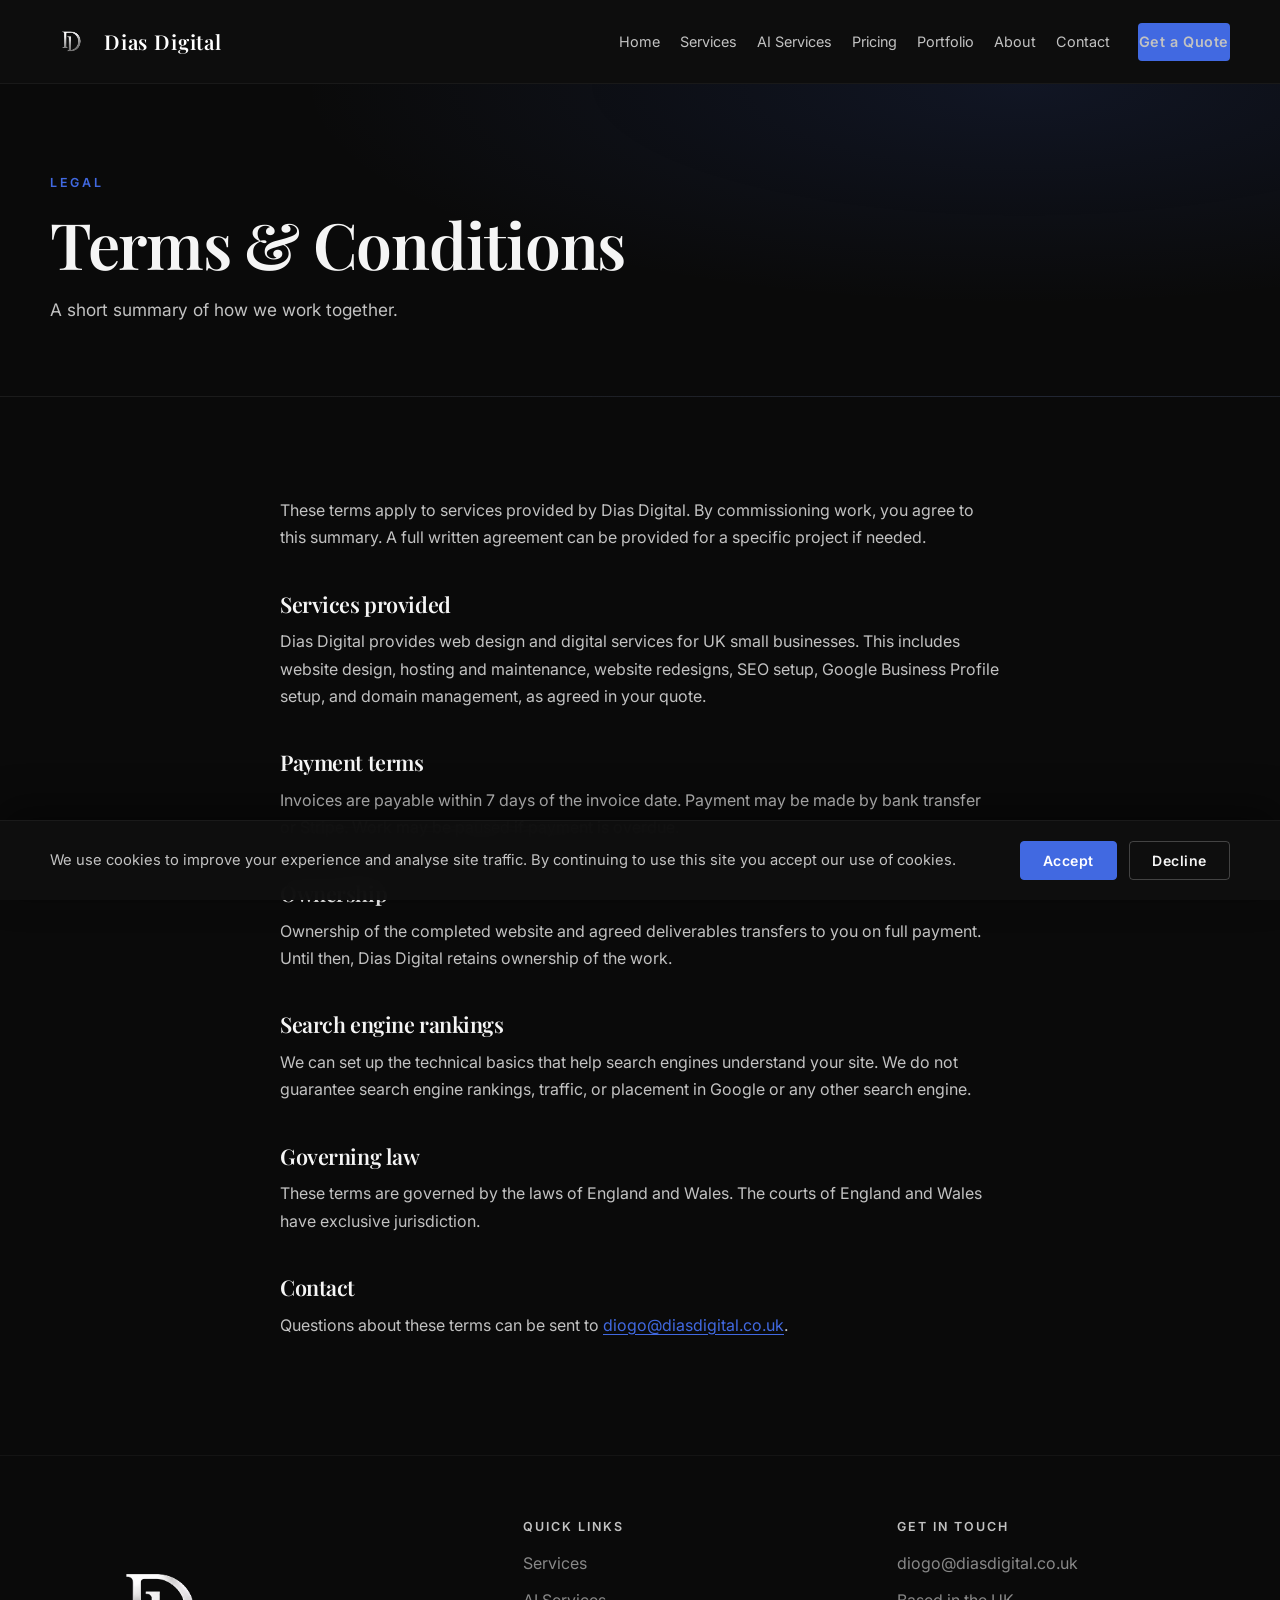
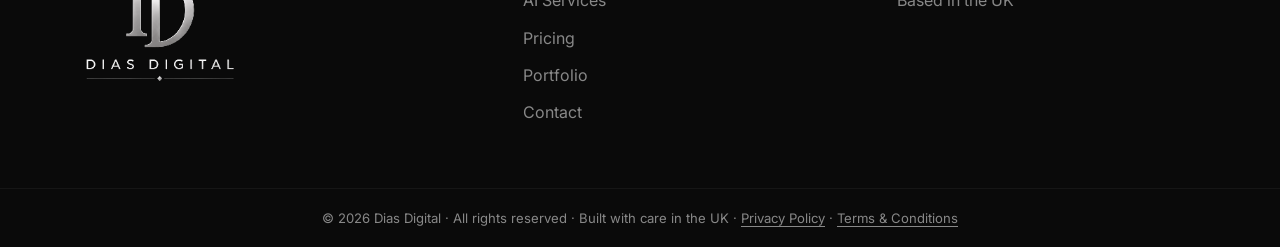
<file: terms.html>
<!DOCTYPE html>
<html lang="en-GB">
<head>
  <meta charset="UTF-8">
  <meta name="viewport" content="width=device-width, initial-scale=1.0">
  <title>Terms &amp; Conditions | Dias Digital</title>
  <meta name="description" content="Terms and conditions for Dias Digital web design and digital services, including payment, ownership and governing law.">
  <link rel="icon" type="image/x-icon" href="favicon.ico">
  <link rel="icon" type="image/png" sizes="32x32" href="favicon-32x32.png">
  <link rel="icon" type="image/png" sizes="16x16" href="favicon-16x16.png">
  <link rel="apple-touch-icon" sizes="180x180" href="apple-touch-icon.png">
  <meta name="theme-color" content="#C9A96E">
  <meta property="og:image" content="https://diasdigital.co.uk/images/og-preview.png">
  <meta property="og:image:width" content="1200">
  <meta property="og:image:height" content="630">
  <meta property="og:type" content="website">
  <meta property="og:url" content="https://diasdigital.co.uk">
  <meta name="twitter:card" content="summary_large_image">
  <meta name="twitter:title" content="Dias Digital — Web Design &amp; Digital Services">
  <meta name="twitter:description" content="Professional websites for UK small businesses from £199. Fast turnaround, fixed pricing, no hidden costs.">
  <meta name="twitter:image" content="https://diasdigital.co.uk/images/og-preview.png">
  <!-- Google Analytics -->
  <script>
    window.dataLayer = window.dataLayer || [];
    function gtag(){dataLayer.push(arguments);}
    window.loadDiasAnalytics = function () {
      if (window.__diasGaLoaded) return;
      window.__diasGaLoaded = true;
      var gaScript = document.createElement("script");
      gaScript.async = true;
      gaScript.src = "https://www.googletagmanager.com/gtag/js?id=G-XK96D18CML";
      document.head.appendChild(gaScript);
      gtag("js", new Date());
      gtag("config", "G-XK96D18CML");
    };
    if (document.cookie.split("; ").indexOf("dias_cookie_consent=accepted") !== -1) {
      window.loadDiasAnalytics();
    }
  </script>
  <link rel="preconnect" href="https://fonts.googleapis.com">
  <link rel="preconnect" href="https://fonts.gstatic.com" crossorigin>
  <link href="https://fonts.googleapis.com/css2?family=Inter:wght@400;500;600;700&family=Playfair+Display:ital,wght@0,500;0,600;0,700;1,500&display=swap" rel="stylesheet">
  <link rel="stylesheet" href="styles.css">
</head>
<body>
  <a class="skip-link" href="#main">Skip to content</a>
  <header class="site-header">
    <div class="container nav">
      <a href="index.html" class="nav-logo">
        <img src="images/symbol.png" alt="Dias Digital">
        <span>Dias Digital</span>
      </a>
      <button class="nav-toggle" aria-label="Open menu" aria-expanded="false">
        <span></span><span></span><span></span>
      </button>
      <nav class="nav-links" aria-label="Primary">
        <a href="index.html">Home</a>
        <a href="services.html">Services</a>
        <a href="ai-services.html">AI Services</a>
        <a href="pricing.html">Pricing</a>
        <a href="portfolio.html">Portfolio</a>
        <a href="about.html">About</a>
        <a href="contact.html">Contact</a>
        <a href="contact.html" class="btn btn-gold nav-cta">Get a Quote</a>
      </nav>
    </div>
  </header>
  <div class="nav-overlay"></div>

  <main id="main">
    <section class="page-hero">
      <div class="container">
        <p class="eyebrow">Legal</p>
        <h1>Terms &amp; Conditions</h1>
        <p class="lead">A short summary of how we work together.</p>
      </div>
    </section>

    <section class="section">
      <div class="container legal-content">
        <p>These terms apply to services provided by Dias Digital. By commissioning work, you agree to this summary. A full written agreement can be provided for a specific project if needed.</p>

        <h2>Services provided</h2>
        <p>Dias Digital provides web design and digital services for UK small businesses. This includes website design, hosting and maintenance, website redesigns, SEO setup, Google Business Profile setup, and domain management, as agreed in your quote.</p>

        <h2>Payment terms</h2>
        <p>Invoices are payable within 7 days of the invoice date. Payment may be made by bank transfer or Stripe. Work may be paused if payment is overdue.</p>

        <h2>Ownership</h2>
        <p>Ownership of the completed website and agreed deliverables transfers to you on full payment. Until then, Dias Digital retains ownership of the work.</p>

        <h2>Search engine rankings</h2>
        <p>We can set up the technical basics that help search engines understand your site. We do not guarantee search engine rankings, traffic, or placement in Google or any other search engine.</p>

        <h2>Governing law</h2>
        <p>These terms are governed by the laws of England and Wales. The courts of England and Wales have exclusive jurisdiction.</p>

        <h2>Contact</h2>
        <p>Questions about these terms can be sent to <a href="mailto:diogo@diasdigital.co.uk">diogo@diasdigital.co.uk</a>.</p>
      </div>
    </section>
  </main>

  <footer class="site-footer">
    <div class="container footer-grid">
      <div class="footer-brand">
        <a href="index.html" class="footer-logo">
          <img src="images/mainlogo.png" alt="Dias Digital" class="footer-mainlogo">
        </a>
      </div>
      <div class="footer-col">
        <h4>Quick links</h4>
        <a href="services.html">Services</a>
        <a href="ai-services.html">AI Services</a>
        <a href="pricing.html">Pricing</a>
        <a href="portfolio.html">Portfolio</a>
        <a href="contact.html">Contact</a>
      </div>
      <div class="footer-col">
        <h4>Get in touch</h4>
        <a href="mailto:diogo@diasdigital.co.uk">diogo@diasdigital.co.uk</a>
        <p>Based in the UK</p>
      </div>
    </div>
    <div class="footer-bottom">
      <div class="container">© 2026 Dias Digital · All rights reserved · Built with care in the UK · <a href="privacy.html">Privacy Policy</a> · <a href="terms.html">Terms &amp; Conditions</a></div>
    </div>
  </footer>
  <script src="script.js"></script>
</body>
</html>
</file>
<file: styles.css>
/* ============================================
   Dias Digital — shared styles
   ============================================ */

:root {
  --bg: #0A0A0A;
  --panel: #1a1a1a;
  --panel-alt: #161616;
  --accent: #4169e1;
  --accent-hover: #5b82f0;
  --accent-dark: #2e4bb8;
  --accent-soft: rgba(65, 105, 225, 0.12);
  --accent-line: rgba(65, 105, 225, 0.28);
  --silver: #c2c2c2;
  --text: #f5f5f5;
  --muted: #888888;
  --footer: #0a0a0a;
  --border: rgba(255, 255, 255, 0.07);
  --shadow: 0 24px 60px rgba(0, 0, 0, 0.45);
  --font-body: "Inter", system-ui, sans-serif;
  --font-display: "Playfair Display", Georgia, serif;
  --nav-h: 84px;
  --max: 1180px;
  --radius: 14px;
  --ease: cubic-bezier(0.22, 1, 0.36, 1);
  --sale: #e24b4b;
}

*,
*::before,
*::after {
  box-sizing: border-box;
  margin: 0;
  padding: 0;
}

html {
  scroll-behavior: smooth;
  color-scheme: dark;
}

body {
  font-family: var(--font-body);
  background: var(--bg);
  color: var(--text);
  line-height: 1.7;
  font-size: 16px;
  -webkit-font-smoothing: antialiased;
  overflow-x: hidden;
}

img {
  max-width: 100%;
  display: block;
}

a {
  color: inherit;
  text-decoration: none;
}

ul {
  list-style: none;
}

button,
input,
select,
textarea {
  font-family: inherit;
}

::selection {
  background: var(--accent);
  color: var(--bg);
}

:focus-visible {
  outline: 2px solid var(--accent);
  outline-offset: 3px;
}

.skip-link {
  position: absolute;
  left: 16px;
  top: -48px;
  background: var(--accent);
  color: var(--bg);
  padding: 8px 14px;
  z-index: 2000;
  font-weight: 600;
}

.skip-link:focus {
  top: 16px;
}

.sr-only {
  position: absolute;
  width: 1px;
  height: 1px;
  padding: 0;
  margin: -1px;
  overflow: hidden;
  clip: rect(0, 0, 0, 0);
  white-space: nowrap;
  border: 0;
}

/* ---------- Typography ---------- */

h1,
h2,
h3,
h4 {
  font-family: var(--font-display);
  font-weight: 600;
  line-height: 1.15;
  letter-spacing: -0.02em;
}

h1 {
  font-size: clamp(2.4rem, 5vw, 4.4rem);
}

h2 {
  font-size: clamp(2rem, 3.6vw, 3.1rem);
}

h3 {
  font-size: 1.45rem;
}

.eyebrow {
  color: var(--accent);
  font-size: 0.78rem;
  font-weight: 600;
  letter-spacing: 0.22em;
  text-transform: uppercase;
  margin-bottom: 14px;
}

.lead {
  color: var(--silver);
  font-size: 1.08rem;
  max-width: 56ch;
}

.muted {
  color: var(--muted);
}

.gold {
  color: var(--accent);
}

.gold-rule {
  display: block;
  width: 56px;
  height: 2px;
  background: var(--accent);
  margin: 18px 0 0;
}

.section-header {
  margin-bottom: 52px;
}

.section-header.center {
  text-align: center;
}

.section-header.center .gold-rule {
  margin-left: auto;
  margin-right: auto;
}

.section-header.center .lead {
  margin: 16px auto 0;
}

.section-header .discount-banner {
  margin-top: 16px;
}

/* ---------- Layout ---------- */

.container {
  width: min(var(--max), calc(100% - 48px));
  margin: 0 auto;
}

.section {
  padding: 100px 0;
}

.section-alt {
  background: var(--panel-alt);
}

/* ---------- Buttons ---------- */

.btn {
  display: inline-flex;
  align-items: center;
  justify-content: center;
  gap: 8px;
  padding: 14px 28px;
  border-radius: 4px;
  font-size: 0.92rem;
  font-weight: 600;
  letter-spacing: 0.04em;
  border: 1px solid transparent;
  cursor: pointer;
  transition: background 0.25s var(--ease), color 0.25s var(--ease),
    border-color 0.25s var(--ease), transform 0.25s var(--ease),
    box-shadow 0.25s var(--ease);
}

.btn:hover {
  transform: translateY(-1px);
}

.btn-gold {
  background: var(--accent);
  color: #fff;
}

.btn-gold:hover {
  background: var(--accent-hover);
  box-shadow: 0 10px 30px rgba(65, 105, 225, 0.35);
}

.btn-outline {
  background: transparent;
  color: var(--text);
  border-color: rgba(255, 255, 255, 0.22);
}

.btn-outline:hover {
  border-color: var(--accent);
  color: var(--accent);
}

.btn-white {
  background: #fff;
  color: #14110c;
}

.btn-white:hover {
  background: #f3f3f3;
}

.btn-lg {
  padding: 16px 36px;
  font-size: 1rem;
}

/* ---------- Navbar ---------- */

.site-header {
  position: sticky;
  top: 0;
  z-index: 1000;
  height: var(--nav-h);
  background: rgba(15, 15, 15, 0.92);
  backdrop-filter: blur(16px);
  border-bottom: 1px solid rgba(255, 255, 255, 0.05);
}

.nav {
  height: var(--nav-h);
  display: flex;
  align-items: center;
  justify-content: space-between;
  gap: 24px;
}

.nav-logo {
  display: flex;
  align-items: center;
  gap: 12px;
  flex-shrink: 0;
}

.nav-logo img {
  height: 42px;
  width: auto;
  mix-blend-mode: lighten;
}

.nav-logo span {
  font-family: var(--font-display);
  font-size: 1.28rem;
  color: #ffffff;
  letter-spacing: 0.04em;
  font-weight: 600;
}

.nav-links {
  display: flex;
  align-items: center;
  gap: 20px;
}

.nav-links a {
  font-size: 0.9rem;
  color: var(--silver);
  position: relative;
  padding: 6px 0;
  transition: color 0.2s ease;
}

.nav-links a:not(.btn)::after {
  content: "";
  position: absolute;
  left: 0;
  bottom: 0;
  width: 0;
  height: 1px;
  background: var(--accent);
  transition: width 0.25s var(--ease);
}

.nav-links a:not(.btn):hover,
.nav-links a.active {
  color: var(--text);
}

.nav-links a:not(.btn):hover::after,
.nav-links a.active::after {
  width: 100%;
}

.nav-links a.active {
  color: var(--accent);
}

.nav-cta {
  margin-left: 8px;
  padding: 10px 20px;
}

.nav-toggle {
  display: none;
  width: 44px;
  height: 44px;
  background: transparent;
  border: 1px solid var(--border);
  border-radius: 6px;
  cursor: pointer;
  position: relative;
}

.nav-toggle span {
  position: absolute;
  left: 11px;
  right: 11px;
  height: 1.5px;
  background: var(--text);
  transition: transform 0.3s var(--ease), opacity 0.3s ease, top 0.3s ease;
}

.nav-toggle span:nth-child(1) {
  top: 15px;
}

.nav-toggle span:nth-child(2) {
  top: 21px;
}

.nav-toggle span:nth-child(3) {
  top: 27px;
}

.nav-toggle.open span:nth-child(1) {
  top: 21px;
  transform: rotate(45deg);
}

.nav-toggle.open span:nth-child(2) {
  opacity: 0;
}

.nav-toggle.open span:nth-child(3) {
  top: 21px;
  transform: rotate(-45deg);
}

.nav-overlay {
  display: none;
  position: fixed;
  inset: 0;
  background: rgba(0, 0, 0, 0.55);
  z-index: 999;
}

body.menu-open {
  overflow: hidden;
}

/* ---------- Page hero ---------- */

.page-hero {
  padding: 88px 0 72px;
  border-bottom: 1px solid var(--border);
  background:
    radial-gradient(ellipse at 80% 0%, rgba(65, 105, 225, 0.12), transparent 50%),
    var(--bg);
}

.page-hero h1 {
  margin-bottom: 14px;
}

.discount-banner {
  display: inline-block;
  margin-top: 18px;
  padding: 6px 14px;
  border: 1px solid rgba(226, 75, 75, 0.45);
  background: rgba(226, 75, 75, 0.12);
  color: #ff6b6b;
  font-size: 0.72rem;
  font-weight: 700;
  letter-spacing: 0.14em;
  text-transform: uppercase;
  border-radius: 99px;
}

.price-old {
  color: var(--sale);
  text-decoration: line-through;
  text-decoration-color: var(--sale);
  text-decoration-thickness: 2px;
}

/* ---------- Home hero ---------- */

.home-hero {
  min-height: calc(100vh - var(--nav-h) - 52px);
  display: grid;
  grid-template-columns: 1.08fr 0.92fr;
  position: relative;
}

.hero-left {
  background: var(--bg);
  display: flex;
  align-items: center;
  padding: 72px 7vw 72px 8vw;
  position: relative;
  z-index: 2;
}

.hero-copy {
  max-width: 640px;
}

.hero-copy h1 {
  margin-bottom: 18px;
}

.hero-copy .lead {
  margin-bottom: 32px;
  font-size: 1.12rem;
}

.hero-actions {
  display: flex;
  flex-wrap: wrap;
  gap: 14px;
  margin-bottom: 36px;
}

.trust-row {
  display: flex;
  flex-wrap: wrap;
  gap: 8px 22px;
  color: var(--silver);
  font-size: 0.88rem;
}

.trust-row span {
  display: inline-flex;
  align-items: center;
  gap: 8px;
}

.trust-row b {
  color: var(--accent);
  font-weight: 600;
}

.hero-right {
  background: var(--panel);
  position: relative;
  overflow: hidden;
  clip-path: polygon(11% 0, 100% 0, 100% 100%, 0 100%);
  display: flex;
  align-items: center;
  justify-content: center;
  padding: 80px 6vw 80px 10vw;
}

.hero-monogram {
  position: absolute;
  font-family: var(--font-display);
  font-size: clamp(8rem, 18vw, 14rem);
  color: rgba(65, 105, 225, 0.08);
  letter-spacing: -0.06em;
  pointer-events: none;
  user-select: none;
}

.hero-visual {
  position: relative;
  width: min(460px, 100%);
  z-index: 1;
}

.browser {
  background: #121212;
  border: 1px solid var(--accent-line);
  border-radius: 12px;
  box-shadow: var(--shadow), 0 0 0 1px rgba(65, 105, 225, 0.08);
  overflow: hidden;
}

.browser-bar {
  display: flex;
  align-items: center;
  gap: 8px;
  padding: 12px 14px;
  background: #1e1e1e;
  border-bottom: 1px solid var(--border);
}

.dot {
  width: 8px;
  height: 8px;
  border-radius: 50%;
  background: #3a3a3a;
}

.dot:nth-child(1) {
  background: var(--accent);
}

.dot:nth-child(2) {
  background: #8a8a8a;
}

.dot:nth-child(3) {
  background: #5a5a5a;
}

.browser-url {
  margin-left: 8px;
  flex: 1;
  background: #141414;
  border: 1px solid var(--border);
  border-radius: 4px;
  padding: 5px 10px;
  font-size: 0.72rem;
  color: var(--muted);
  letter-spacing: 0.04em;
}

.browser-body {
  padding: 22px;
}

.fake-site {
  display: grid;
  gap: 12px;
}

.fake-nav {
  height: 10px;
  width: 55%;
  background: linear-gradient(90deg, var(--accent), transparent);
  border-radius: 2px;
}

.fake-hero {
  height: 88px;
  background: linear-gradient(135deg, #151c2e, #1a2748);
  border: 1px solid var(--accent-line);
  border-radius: 6px;
  position: relative;
  overflow: hidden;
}

.fake-hero::after {
  content: "YOUR BUSINESS";
  position: absolute;
  inset: 0;
  display: flex;
  align-items: center;
  justify-content: center;
  font-family: var(--font-display);
  font-size: 0.95rem;
  letter-spacing: 0.18em;
  color: var(--accent);
}

.fake-cards {
  display: grid;
  grid-template-columns: repeat(3, 1fr);
  gap: 10px;
}

.fake-card {
  height: 54px;
  background: #1a1a1a;
  border: 1px solid var(--border);
  border-top: 2px solid var(--accent);
  border-radius: 4px;
}

.code-line {
  font-family: ui-monospace, Consolas, monospace;
  font-size: 0.72rem;
  color: #6e6e6e;
  margin-top: 14px;
  letter-spacing: 0.02em;
}

.code-line .k {
  color: var(--accent);
}

.float-card {
  position: absolute;
  background: #141414;
  border: 1px solid var(--accent-line);
  padding: 12px 16px;
  border-radius: 8px;
  font-size: 0.82rem;
  box-shadow: var(--shadow);
  color: var(--silver);
}

.float-card strong {
  display: block;
  color: var(--accent);
  font-family: var(--font-display);
  font-size: 1.05rem;
  margin-bottom: 2px;
}

.float-1 {
  top: -18px;
  right: -22px;
}

.float-2 {
  bottom: 28px;
  left: -28px;
}

/* ---------- Marquee ---------- */

.marquee {
  background: linear-gradient(90deg, #10182c, #1a2748, #10182c);
  border-top: 1px solid var(--accent-line);
  border-bottom: 1px solid var(--accent-line);
  overflow: hidden;
  padding: 16px 0;
}

.marquee-track {
  display: flex;
  width: max-content;
  animation: marquee 28s linear infinite;
}

.marquee-track span {
  color: var(--accent);
  font-size: 0.82rem;
  letter-spacing: 0.18em;
  text-transform: uppercase;
  font-weight: 600;
  padding: 0 8px;
  white-space: nowrap;
}

@keyframes marquee {
  from {
    transform: translateX(0);
  }
  to {
    transform: translateX(-50%);
  }
}

/* ---------- Cards ---------- */

.grid-4 {
  display: grid;
  grid-template-columns: repeat(4, 1fr);
  gap: 22px;
}

.grid-3 {
  display: grid;
  grid-template-columns: repeat(3, 1fr);
  gap: 24px;
}

.grid-2 {
  display: grid;
  grid-template-columns: repeat(2, 1fr);
  gap: 24px;
}

.card {
  background: var(--panel);
  border: 1px solid var(--border);
  border-radius: var(--radius);
  padding: 32px 28px;
  transition: transform 0.3s var(--ease), border-color 0.3s ease,
    box-shadow 0.3s ease;
}

.card:hover {
  transform: translateY(-4px);
  border-color: var(--accent-line);
  box-shadow: 0 16px 40px rgba(0, 0, 0, 0.35);
}

.card-gold-top {
  border-top: 2px solid var(--accent);
}

.card h3 {
  margin-bottom: 12px;
}

.card p {
  color: var(--muted);
  font-size: 0.95rem;
}

.card-icon {
  width: 38px;
  height: 38px;
  border: 1px solid var(--accent-line);
  color: var(--accent);
  display: grid;
  place-items: center;
  margin-bottom: 18px;
  font-size: 0.85rem;
  letter-spacing: 0.08em;
}

.card-icon svg {
  display: block;
}

.card-link {
  display: inline-flex;
  align-items: center;
  gap: 8px;
  margin-top: 22px;
  color: var(--accent);
  font-weight: 600;
  font-size: 0.9rem;
}

.card-link:hover {
  color: var(--accent-hover);
}

.offer-price {
  color: var(--accent);
  font-family: var(--font-display);
  font-size: 1.15rem;
  margin-top: 18px;
}

.ai-card-best {
  margin-top: 16px;
  font-size: 0.82rem;
  color: var(--silver);
}

.ai-card-best span {
  display: block;
  color: var(--muted);
  font-size: 0.72rem;
  letter-spacing: 0.12em;
  text-transform: uppercase;
  font-weight: 600;
  margin-bottom: 4px;
}

.price-blurb {
  color: var(--silver);
  font-size: 0.95rem;
  margin-bottom: 28px;
  flex: 1;
}

/* ---------- Pricing ---------- */

.price-card {
  background: var(--panel);
  border: 1px solid var(--border);
  border-radius: var(--radius);
  padding: 36px 30px;
  position: relative;
  display: flex;
  flex-direction: column;
}

.price-card.featured {
  border-color: var(--accent);
  background: linear-gradient(180deg, rgba(65, 105, 225, 0.1), var(--panel) 40%);
  transform: translateY(-8px);
}

.price-card.featured:hover {
  transform: translateY(-12px);
}

.badge {
  position: absolute;
  top: -12px;
  left: 50%;
  transform: translateX(-50%);
  background: var(--accent);
  color: #fff;
  font-size: 0.72rem;
  font-weight: 700;
  letter-spacing: 0.12em;
  text-transform: uppercase;
  padding: 5px 12px;
  border-radius: 99px;
}

.price-tier {
  color: var(--silver);
  font-size: 0.82rem;
  letter-spacing: 0.16em;
  text-transform: uppercase;
  font-weight: 600;
}

.price-amount {
  font-family: var(--font-display);
  font-size: 3rem;
  margin: 10px 0 22px;
  color: var(--text);
  display: flex;
  flex-wrap: wrap;
  align-items: baseline;
  gap: 0 12px;
}

.price-amount .price-old {
  font-size: 1.35rem;
  font-weight: 500;
}

.price-period {
  font-size: 1.1rem;
  color: var(--muted);
}

.price-card ul {
  display: grid;
  gap: 12px;
  margin-bottom: 28px;
  flex: 1;
}

.price-card li {
  color: var(--silver);
  font-size: 0.95rem;
  padding-left: 22px;
  position: relative;
}

.price-card li::before {
  content: "✓";
  position: absolute;
  left: 0;
  color: var(--accent);
  font-size: 0.85rem;
}

.price-card .btn {
  width: 100%;
}

.note-line {
  text-align: center;
  margin-top: 36px;
  color: var(--muted);
}

.note-line a {
  color: var(--accent);
  border-bottom: 1px solid transparent;
}

.note-line a:hover {
  border-bottom-color: var(--accent);
}

/* ---------- Portfolio ---------- */

.portfolio-card {
  background: var(--panel);
  border: 1px solid var(--border);
  border-radius: var(--radius);
  overflow: hidden;
  display: flex;
  flex-direction: column;
  min-height: 280px;
}

.portfolio-thumb {
  height: 150px;
  background:
    linear-gradient(135deg, rgba(65, 105, 225, 0.14), transparent 50%),
    repeating-linear-gradient(
      135deg,
      #1a1a1a,
      #1a1a1a 10px,
      #161616 10px,
      #161616 20px
    );
  display: grid;
  place-items: center;
  border-bottom: 1px solid var(--border);
  overflow: hidden;
}

.portfolio-thumb img {
  width: 100%;
  height: 100%;
  object-fit: cover;
  display: block;
}

.portfolio-thumb span {
  font-family: var(--font-display);
  font-size: 2rem;
  color: var(--accent);
  letter-spacing: 0.08em;
}

.portfolio-thumb.soon {
  opacity: 0.7;
}

.portfolio-thumb.soon span {
  color: var(--muted);
  font-size: 1rem;
  font-family: var(--font-body);
  letter-spacing: 0.16em;
  text-transform: uppercase;
}

.portfolio-body {
  padding: 24px;
  display: flex;
  flex-direction: column;
  flex: 1;
}

.portfolio-body h3 {
  margin-bottom: 8px;
}

.portfolio-body p {
  color: var(--muted);
  font-size: 0.92rem;
  flex: 1;
  margin-bottom: 18px;
}

.portfolio-body .btn {
  align-self: flex-start;
  margin-top: auto;
}

.tags {
  display: flex;
  flex-wrap: wrap;
  gap: 8px;
  margin: 14px 0 18px;
}

.tag {
  font-size: 0.72rem;
  letter-spacing: 0.08em;
  text-transform: uppercase;
  color: var(--accent);
  border: 1px solid var(--accent-line);
  padding: 4px 10px;
  border-radius: 99px;
}

.portfolio-grid {
  display: grid;
  grid-template-columns: repeat(2, 1fr);
  gap: 24px;
}

.note-box {
  margin-top: 48px;
  padding: 32px;
  border: 1px dashed var(--accent-line);
  border-radius: var(--radius);
  text-align: center;
  color: var(--silver);
  background: var(--accent-soft);
}

/* ---------- Testimonials ---------- */

.quote {
  color: var(--silver);
  font-size: 1.05rem;
  font-style: italic;
  font-family: var(--font-display);
  line-height: 1.6;
  margin-bottom: 22px;
}

.quote-meta {
  color: var(--muted);
  font-size: 0.88rem;
}

.stars {
  color: var(--accent);
  letter-spacing: 2px;
  margin-bottom: 12px;
  font-style: normal;
  font-family: var(--font-body);
}

/* ---------- CTA band ---------- */

.cta-band {
  background: linear-gradient(120deg, #1e3a8a 0%, #4169e1 48%, #2d4fc4 100%);
  padding: 88px 0;
  text-align: center;
}

.cta-band h2,
.cta-band p,
.cta-band .email-note a {
  color: #fff;
}

.cta-band .btn-white {
  color: #14110c;
}

.cta-band h2 {
  margin-bottom: 12px;
}

.cta-band p {
  margin-bottom: 28px;
  font-size: 1.08rem;
  opacity: 0.85;
}

.cta-band .email-note {
  margin-top: 22px;
  margin-bottom: 0;
  font-size: 0.95rem;
}

.cta-band .email-note a {
  font-weight: 600;
  border-bottom: 1px solid rgba(255, 255, 255, 0.45);
}

/* ---------- Services detail ---------- */

.service-block {
  display: grid;
  grid-template-columns: 1fr 1fr;
  gap: 64px;
  align-items: center;
  padding: 72px 0;
  border-bottom: 1px solid var(--border);
}

.service-block:last-child {
  border-bottom: none;
}

.service-block.reverse .service-copy {
  order: 2;
}

.service-block.reverse .service-panel {
  order: 1;
}

.service-index {
  color: var(--accent);
  font-family: var(--font-display);
  font-size: 0.95rem;
  letter-spacing: 0.16em;
  margin-bottom: 10px;
}

.service-copy h2 {
  font-size: clamp(1.7rem, 2.5vw, 2.3rem);
  margin-bottom: 22px;
}

.service-meta {
  display: grid;
  gap: 16px;
}

.service-meta h4 {
  font-family: var(--font-body);
  font-size: 0.78rem;
  letter-spacing: 0.14em;
  text-transform: uppercase;
  color: var(--accent);
  margin-bottom: 4px;
}

.service-meta p {
  color: var(--silver);
}

.service-price {
  margin-top: 22px;
  font-family: var(--font-display);
  font-size: 1.35rem;
  color: var(--accent);
}

.service-panel {
  width: 100%;
  height: 320px;
  display: grid;
  place-items: center;
  position: relative;
  background: transparent;
  border: none;
}

.service-icon {
  width: 80px;
  height: 80px;
  display: block;
  fill: none;
}

/* ---------- Tables ---------- */

.table-wrap {
  overflow-x: auto;
  border: 1px solid var(--border);
  border-radius: var(--radius);
  background: var(--panel);
}

table {
  width: 100%;
  border-collapse: collapse;
  min-width: 640px;
}

th,
td {
  padding: 16px 20px;
  text-align: left;
  border-bottom: 1px solid var(--border);
  font-size: 0.92rem;
}

th {
  color: var(--accent);
  font-weight: 600;
  letter-spacing: 0.06em;
  text-transform: uppercase;
  font-size: 0.78rem;
  background: var(--accent-soft);
}

td {
  color: var(--silver);
  vertical-align: middle;
}

table .btn {
  padding: 10px 16px;
  font-size: 0.8rem;
  white-space: nowrap;
}

tr:last-child td {
  border-bottom: none;
}

.check {
  color: var(--accent);
  font-weight: 700;
}

.dash {
  color: #444;
}

.table-note {
  margin-top: 16px;
  color: var(--muted);
  font-size: 0.92rem;
}

table .price-old {
  margin-right: 6px;
}

/* ---------- FAQ ---------- */

.faq {
  display: grid;
  gap: 12px;
  max-width: 820px;
  margin: 0 auto;
}

.faq-item {
  background: var(--panel);
  border: 1px solid var(--border);
  border-radius: 10px;
  overflow: hidden;
}

.faq-item button {
  width: 100%;
  text-align: left;
  background: transparent;
  border: 0;
  color: var(--text);
  padding: 20px 24px;
  font-size: 1.02rem;
  font-weight: 600;
  cursor: pointer;
  display: flex;
  justify-content: space-between;
  align-items: center;
  gap: 16px;
}

.faq-item button span {
  color: var(--accent);
  font-size: 1.4rem;
  line-height: 1;
  transition: transform 0.3s var(--ease);
}

.faq-item.open button span {
  transform: rotate(45deg);
}

.faq-panel {
  max-height: 0;
  overflow: hidden;
  transition: max-height 0.4s var(--ease);
}

.faq-panel p {
  padding: 0 24px 22px;
  color: var(--muted);
}

/* ---------- About ---------- */

.about-grid {
  display: grid;
  grid-template-columns: 0.85fr 1.15fr;
  gap: 56px;
  align-items: center;
}

.photo-placeholder {
  aspect-ratio: 4 / 5;
  background: var(--panel);
  border: 1px solid var(--border);
  border-radius: var(--radius);
  overflow: hidden;
  position: relative;
}

.photo-placeholder img {
  position: absolute;
  inset: 0;
  width: 100%;
  height: 100%;
  object-fit: cover;
  display: block;
}

.about-copy h2 {
  margin-bottom: 18px;
}

.about-copy p {
  color: var(--silver);
  margin-bottom: 18px;
}

.pills {
  display: flex;
  flex-wrap: wrap;
  justify-content: center;
  gap: 10px;
}

.pill {
  border: 1px solid var(--accent-line);
  color: var(--silver);
  padding: 8px 14px;
  border-radius: 99px;
  font-size: 0.85rem;
  background: var(--accent-soft);
}

/* ---------- Contact ---------- */

.contact-grid {
  display: grid;
  grid-template-columns: 1.15fr 0.85fr;
  gap: 40px;
  align-items: start;
}

.form-card,
.info-card {
  background: var(--panel);
  border: 1px solid var(--border);
  border-radius: var(--radius);
  padding: 36px;
}

.form-row {
  display: grid;
  grid-template-columns: 1fr 1fr;
  gap: 16px;
}

.field {
  margin-bottom: 16px;
}

.field label {
  display: block;
  font-size: 0.8rem;
  letter-spacing: 0.08em;
  text-transform: uppercase;
  color: var(--silver);
  margin-bottom: 8px;
}

.field input,
.field select,
.field textarea {
  width: 100%;
  background: #121212;
  border: 1px solid var(--border);
  color: var(--text);
  padding: 12px 14px;
  border-radius: 6px;
  font-size: 0.95rem;
}

.field textarea {
  min-height: 140px;
  resize: vertical;
}

.field input:focus,
.field select:focus,
.field textarea:focus {
  outline: none;
  border-color: var(--accent);
}

.form-note {
  margin-top: 14px;
  color: var(--muted);
  font-size: 0.88rem;
}

.info-card h3 {
  margin-bottom: 16px;
}

.info-block {
  margin-bottom: 18px;
}

.info-block .label {
  color: var(--muted);
  font-size: 0.82rem;
  letter-spacing: 0.08em;
  text-transform: uppercase;
  margin-bottom: 4px;
}

.info-block a {
  color: var(--accent);
}

.info-block a:hover {
  color: var(--accent-hover);
}

.divider {
  height: 1px;
  background: var(--border);
  margin: 24px 0;
}

.steps {
  display: grid;
  gap: 12px;
  counter-reset: step;
}

.steps li {
  color: var(--silver);
  padding-left: 36px;
  position: relative;
}

.steps li::before {
  counter-increment: step;
  content: counter(step);
  position: absolute;
  left: 0;
  top: 1px;
  width: 22px;
  height: 22px;
  border: 1px solid var(--accent);
  color: var(--accent);
  border-radius: 50%;
  font-size: 0.72rem;
  display: grid;
  place-items: center;
}

.form-success {
  display: none;
  padding: 16px;
  border: 1px solid var(--accent-line);
  color: var(--accent);
  border-radius: 8px;
  margin-bottom: 16px;
  background: var(--accent-soft);
}

.form-error {
  display: none;
  padding: 16px;
  border: 1px solid rgba(255, 255, 255, 0.14);
  color: var(--silver);
  border-radius: 8px;
  margin-bottom: 16px;
  background: var(--panel-alt);
}

/* ---------- Footer ---------- */

.site-footer {
  background: var(--footer);
  border-top: 1px solid rgba(255, 255, 255, 0.04);
  padding-top: 64px;
}

.footer-grid {
  display: grid;
  grid-template-columns: 1.3fr 1fr 1fr;
  gap: 40px;
  padding-bottom: 48px;
}

.footer-brand {
  display: flex;
  flex-direction: column;
  gap: 14px;
}

.footer-logo {
  display: flex;
  align-items: center;
  gap: 12px;
}

.footer-logo img {
  height: 44px;
  mix-blend-mode: lighten;
}

.footer-mainlogo {
  height: auto !important;
  width: min(220px, 100%);
  mix-blend-mode: lighten;
}

.footer-logo span {
  font-family: var(--font-display);
  color: #ffffff;
  font-size: 1.25rem;
}

.footer-brand p {
  color: var(--muted);
  max-width: 28ch;
}

.footer-col h4 {
  font-family: var(--font-body);
  font-size: 0.78rem;
  letter-spacing: 0.16em;
  text-transform: uppercase;
  color: var(--silver);
  margin-bottom: 16px;
}

.footer-col a,
.footer-col p {
  color: var(--muted);
  display: block;
  margin-bottom: 10px;
  transition: color 0.2s ease;
}

.footer-col a:hover {
  color: var(--accent);
}

.footer-bottom {
  border-top: 1px solid rgba(255, 255, 255, 0.05);
  padding: 18px 0;
  color: var(--muted);
  font-size: 0.82rem;
  text-align: center;
}

.footer-bottom a {
  color: var(--muted);
  text-decoration: underline;
  text-underline-offset: 3px;
}

.footer-bottom a:hover {
  color: var(--accent);
}

/* ---------- Legal pages ---------- */

.legal-content {
  max-width: 720px;
}

.legal-content h2 {
  font-size: 1.35rem;
  margin: 40px 0 12px;
}

.legal-content p,
.legal-content li {
  color: var(--silver);
}

.legal-content p {
  margin-bottom: 16px;
}

.legal-content ul {
  list-style: disc;
  padding-left: 1.25em;
  margin: 0 0 16px;
}

.legal-content li {
  margin-bottom: 6px;
}

.legal-content a {
  color: var(--accent);
  text-decoration: underline;
  text-underline-offset: 3px;
}

.legal-content a:hover {
  color: var(--accent-hover);
}

.legal-updated {
  color: var(--muted);
  font-size: 0.9rem;
  margin-top: 40px;
}

/* ---------- 404 page ---------- */

.error-page {
  min-height: calc(100vh - var(--nav-h) - 220px);
  display: flex;
  align-items: center;
  justify-content: center;
  text-align: center;
  padding: 80px 0;
  background:
    radial-gradient(ellipse at 50% 0%, rgba(201, 169, 110, 0.08), transparent 55%),
    var(--bg);
}

.error-code {
  font-family: var(--font-display);
  font-size: clamp(6rem, 18vw, 10rem);
  font-weight: 700;
  line-height: 0.9;
  color: #C9A96E;
  margin-bottom: 12px;
}

.error-page h1 {
  margin-bottom: 14px;
}

.error-page .lead {
  margin: 0 auto 32px;
}

.error-actions {
  display: flex;
  flex-wrap: wrap;
  gap: 14px;
  justify-content: center;
}

/* ---------- Cookie consent banner ---------- */

.cookie-banner {
  position: fixed;
  left: 0;
  right: 0;
  bottom: 0;
  z-index: 3000;
  background: rgba(15, 15, 15, 0.96);
  backdrop-filter: blur(16px);
  border-top: 1px solid rgba(255, 255, 255, 0.05);
  padding: 20px 24px;
  box-shadow: 0 -12px 40px rgba(0, 0, 0, 0.45);
}

.cookie-banner-inner {
  width: min(var(--max), 100%);
  margin: 0 auto;
  display: flex;
  align-items: center;
  justify-content: space-between;
  gap: 24px;
}

.cookie-banner p {
  color: var(--silver);
  font-size: 0.92rem;
  line-height: 1.55;
  margin: 0;
}

.cookie-banner-actions {
  display: flex;
  gap: 12px;
  flex-shrink: 0;
}

.cookie-btn {
  display: inline-flex;
  align-items: center;
  justify-content: center;
  padding: 10px 22px;
  border-radius: 4px;
  font-size: 0.88rem;
  font-weight: 600;
  letter-spacing: 0.04em;
  cursor: pointer;
  transition: background 0.25s var(--ease), color 0.25s var(--ease),
    border-color 0.25s var(--ease), box-shadow 0.25s var(--ease);
}

.cookie-accept {
  background: var(--accent);
  color: #fff;
  border: 1px solid var(--accent);
}

.cookie-accept:hover {
  background: var(--accent-hover);
  border-color: var(--accent-hover);
  box-shadow: 0 10px 30px rgba(65, 105, 225, 0.35);
}

.cookie-decline {
  background: transparent;
  color: var(--text);
  border: 1px solid rgba(255, 255, 255, 0.22);
}

.cookie-decline:hover {
  border-color: var(--accent);
  color: var(--accent);
}

/* ---------- AI chatbot demo ---------- */

.chat-widget {
  max-width: 680px;
  margin: 0 auto;
  background: var(--panel);
  border: 1px solid var(--border);
  border-top: 2px solid var(--accent);
  border-radius: var(--radius);
  overflow: hidden;
  display: flex;
  flex-direction: column;
  min-height: 480px;
}

.chat-header {
  padding: 16px 20px;
  background: #121212;
  border-bottom: 1px solid var(--border);
  font-weight: 600;
  font-size: 0.95rem;
  color: var(--text);
}

.chat-messages {
  flex: 1;
  overflow-y: auto;
  padding: 20px;
  display: flex;
  flex-direction: column;
  gap: 12px;
  min-height: 320px;
  max-height: 420px;
}

.chat-bubble {
  max-width: 82%;
  padding: 12px 16px;
  border-radius: 12px;
  font-size: 0.94rem;
  line-height: 1.55;
  white-space: pre-wrap;
}

.chat-bubble-bot {
  align-self: flex-start;
  background: var(--accent-soft);
  border: 1px solid var(--accent-line);
  color: var(--text);
  border-bottom-left-radius: 4px;
}

.chat-bubble-user {
  align-self: flex-end;
  background: var(--accent);
  color: #fff;
  border-bottom-right-radius: 4px;
}

.chat-typing {
  display: inline-flex;
  align-items: center;
  gap: 6px;
  min-width: 56px;
  padding: 14px 18px;
}

.chat-typing span {
  width: 7px;
  height: 7px;
  border-radius: 50%;
  background: var(--accent);
  animation: chat-dot 1.2s ease-in-out infinite;
}

.chat-typing span:nth-child(2) {
  animation-delay: 0.15s;
}

.chat-typing span:nth-child(3) {
  animation-delay: 0.3s;
}

@keyframes chat-dot {
  0%,
  80%,
  100% {
    opacity: 0.3;
    transform: translateY(0);
  }
  40% {
    opacity: 1;
    transform: translateY(-4px);
  }
}

.chat-input-row {
  display: flex;
  gap: 10px;
  padding: 14px 16px;
  border-top: 1px solid var(--border);
  background: #121212;
}

.chat-input-row input {
  flex: 1;
  min-width: 0;
  background: var(--panel);
  border: 1px solid var(--border);
  color: var(--text);
  padding: 12px 14px;
  border-radius: 6px;
  font-size: 0.95rem;
}

.chat-input-row input:focus {
  outline: none;
  border-color: var(--accent);
}

.chat-input-row .btn {
  flex-shrink: 0;
}

.chat-note {
  text-align: center;
  color: var(--muted);
  font-size: 0.88rem;
  margin-top: 18px;
}

.teardown-card {
  max-width: 520px;
  margin: 32px auto 0;
  text-align: left;
}

.cta-band .teardown-card p {
  color: var(--silver);
  text-align: left;
  margin-bottom: 16px;
  opacity: 1;
  font-size: 0.95rem;
}

/* ---------- Bento homepage ---------- */

.bento-wrap {
  padding: 28px 0 72px;
}

.bento-wrap .container {
  width: min(1240px, calc(100% - 40px));
}

.bento {
  display: grid;
  grid-template-columns: repeat(12, 1fr);
  grid-template-areas:
    "intro intro intro intro intro intro intro intro price price price price"
    "intro intro intro intro intro intro intro intro time  time  time  time"
    "design design design design design design host host host host host host"
    "design design design design design design redo redo redo redo redo redo"
    "work work work work work work work pack pack pack pack pack"
    "work work work work work work work pack pack pack pack pack"
    "seo seo seo seo gbp gbp gbp gbp trust trust trust trust"
    "quote quote quote quote quote quote quote quote uk uk uk uk"
    "cta cta cta cta cta cta cta cta cta cta cta cta";
  gap: 16px;
}

.bento-tile {
  background: var(--panel);
  border: 1px solid var(--border);
  border-radius: 22px;
  padding: 32px;
  position: relative;
  overflow: hidden;
  display: flex;
  flex-direction: column;
  justify-content: flex-end;
  min-height: 200px;
  transition: transform 0.35s var(--ease), border-color 0.35s ease,
    box-shadow 0.35s ease;
}

a.bento-tile {
  color: inherit;
}

.bento-tile:hover {
  transform: translateY(-4px);
  border-color: var(--accent-line);
  box-shadow: 0 22px 50px rgba(0, 0, 0, 0.4);
}

.bento-kicker {
  color: var(--accent);
  font-size: 0.72rem;
  font-weight: 600;
  letter-spacing: 0.18em;
  text-transform: uppercase;
  margin-bottom: 10px;
  position: relative;
}

.bento-tile h2,
.bento-tile h3 {
  margin-bottom: 10px;
  position: relative;
}

.bento-tile p {
  color: var(--muted);
  font-size: 0.95rem;
  position: relative;
  max-width: 42ch;
}

.bento-tile .offer-price,
.bento-tile .card-link {
  position: relative;
}

.bento-figure {
  font-family: var(--font-display);
  font-size: clamp(3rem, 5vw, 4.4rem);
  line-height: 0.95;
  letter-spacing: -0.04em;
  color: var(--text);
  margin: 4px 0 12px;
  position: relative;
}

.bento-figure span {
  font-size: 0.38em;
  color: var(--silver);
  letter-spacing: 0;
}

.bento-figure.small {
  font-size: clamp(2.6rem, 4vw, 3.6rem);
}

.bento-intro {
  grid-area: intro;
  justify-content: center;
  display: grid;
  grid-template-columns: 1.15fr 0.85fr;
  gap: 28px;
  align-items: center;
  min-height: 420px;
  padding: 40px;
}

.bento-intro h1 {
  font-size: clamp(2.1rem, 3.8vw, 3.45rem);
  margin-bottom: 14px;
}

.bento-intro .lead {
  margin-bottom: 26px;
}

.bento-intro .hero-actions {
  margin-bottom: 22px;
}

.bento-intro-visual {
  position: relative;
  z-index: 1;
}

.bento-price { grid-area: price; }
.bento-time { grid-area: time; }
.bento-design { grid-area: design; }
.bento-host { grid-area: host; }
.bento-redo { grid-area: redo; }
.bento-work { grid-area: work; }
.bento-pack { grid-area: pack; }
.bento-seo { grid-area: seo; }
.bento-gbp { grid-area: gbp; }
.bento-trust { grid-area: trust; }
.bento-quote { grid-area: quote; }
.bento-uk { grid-area: uk; }
.bento-cta { grid-area: cta; }

.bento-design h2 {
  font-size: clamp(1.8rem, 2.6vw, 2.5rem);
}

.bento-watermark {
  position: absolute;
  right: 18px;
  top: 8px;
  font-family: var(--font-display);
  font-size: 8rem;
  color: rgba(65, 105, 225, 0.1);
  line-height: 1;
  pointer-events: none;
}

.bento-work-mark {
  font-family: var(--font-display);
  font-size: clamp(3.2rem, 6vw, 5.2rem);
  color: var(--accent);
  letter-spacing: 0.08em;
  margin: 8px 0 18px;
  position: relative;
}

.bento-chip {
  align-self: flex-start;
  background: var(--accent);
  color: #fff;
  font-size: 0.68rem;
  font-weight: 700;
  letter-spacing: 0.12em;
  text-transform: uppercase;
  padding: 5px 10px;
  border-radius: 99px;
  margin-bottom: 14px;
  position: relative;
  width: max-content;
}

.bento-list {
  display: grid;
  gap: 8px;
  margin: 4px 0 18px;
  position: relative;
}

.bento-list li {
  color: var(--silver);
  font-size: 0.92rem;
  padding-left: 18px;
  position: relative;
}

.bento-list li::before {
  content: "✓";
  position: absolute;
  left: 0;
  color: var(--accent);
  font-size: 0.8rem;
}

.glow {
  background: linear-gradient(180deg, rgba(65, 105, 225, 0.14), var(--panel) 48%);
  border-color: var(--accent-line);
}

.bento-note {
  margin-top: 14px;
  font-size: 0.82rem !important;
  max-width: none !important;
}

.bento-cta {
  flex-direction: row;
  align-items: center;
  justify-content: space-between;
  gap: 24px;
  min-height: 160px;
  padding: 36px 40px;
  background: linear-gradient(120deg, #1e3a8a 0%, #4169e1 52%, #2d4fc4 100%);
  border-color: transparent;
}

.bento-cta::before {
  opacity: 0.15;
}

.bento-cta h2,
.bento-cta p {
  color: #fff;
  max-width: 42ch;
}

.bento-cta h2 {
  margin-bottom: 6px;
}

.bento-cta:hover {
  transform: translateY(-3px);
  box-shadow: 0 22px 50px rgba(65, 105, 225, 0.28);
}

/* ---------- Reveal ---------- */

.reveal {
  opacity: 0;
  transform: translateY(28px);
  transition: opacity 0.7s var(--ease), transform 0.7s var(--ease);
}

.reveal.visible {
  opacity: 1;
  transform: none;
}

/* ---------- Responsive ---------- */

@media (max-width: 1240px) {
  .nav-toggle {
    display: block;
    z-index: 1002;
  }

  .nav-links {
    position: fixed;
    top: 0;
    right: 0;
    height: 100vh;
    width: min(340px, 86vw);
    background: #111111;
    flex-direction: column;
    align-items: flex-start;
    padding: 100px 32px 40px;
    gap: 8px;
    transform: translateX(100%);
    transition: transform 0.4s var(--ease);
    z-index: 1001;
    border-left: 1px solid var(--border);
  }

  .nav-links.open {
    transform: translateX(0);
  }

  .nav-links a {
    font-size: 1.15rem;
    width: 100%;
    padding: 12px 0;
  }

  .nav-cta {
    margin: 18px 0 0;
    width: 100%;
  }

  .nav-overlay.show {
    display: block;
  }
}

@media (max-width: 1100px) {
  .grid-4 {
    grid-template-columns: repeat(2, 1fr);
  }

  .home-hero {
    grid-template-columns: 1fr;
    min-height: auto;
  }

  .hero-right {
    clip-path: none;
    min-height: 520px;
    padding: 64px 24px;
  }

  .hero-left {
    padding: 72px 24px 48px;
  }

  .hero-left .container,
  .hero-copy {
    max-width: var(--max);
    width: 100%;
  }

  .float-1,
  .float-2 {
    display: none;
  }

  .bento {
    grid-template-areas:
      "intro intro intro intro intro intro intro intro intro intro intro intro"
      "price price price price price price time time time time time time"
      "design design design design design design design design design design design design"
      "host host host host host host redo redo redo redo redo redo"
      "work work work work work work pack pack pack pack pack pack"
      "seo seo seo seo gbp gbp gbp gbp trust trust trust trust"
      "quote quote quote quote quote quote quote quote uk uk uk uk"
      "cta cta cta cta cta cta cta cta cta cta cta cta";
  }

  .bento-intro {
    grid-template-columns: 1fr;
    min-height: 0;
  }

  .bento-intro-visual {
    max-width: 420px;
  }
}

@media (max-width: 900px) {
  .grid-3,
  .grid-2,
  .contact-grid,
  .about-grid,
  .service-block,
  .footer-grid,
  .portfolio-grid {
    grid-template-columns: 1fr;
  }

  .service-block.reverse .service-copy,
  .service-block.reverse .service-panel {
    order: unset;
  }

  .price-card.featured {
    transform: none;
  }

  .form-row {
    grid-template-columns: 1fr;
  }

  .container {
    width: min(var(--max), calc(100% - 32px));
  }

  .section {
    padding: 72px 0;
  }

  .bento {
    grid-template-columns: 1fr 1fr;
    grid-template-areas:
      "intro intro"
      "price time"
      "design design"
      "host redo"
      "work pack"
      "seo gbp"
      "trust trust"
      "quote quote"
      "uk uk"
      "cta cta";
  }

  .bento-intro {
    padding: 28px;
  }

  .bento-intro-visual {
    display: none;
  }

  .bento-cta {
    flex-direction: column;
    align-items: flex-start;
    padding: 28px;
  }
}

@media (max-width: 768px) {
  .cookie-banner-inner {
    flex-direction: column;
    align-items: stretch;
    gap: 16px;
  }

  .cookie-banner-actions {
    width: 100%;
  }

  .cookie-btn {
    flex: 1;
  }

  .about-grid {
    gap: 24px;
  }

  .photo-placeholder {
    width: 180px;
    height: 180px;
    max-width: 180px;
    max-height: 180px;
    aspect-ratio: 1 / 1;
    border-radius: 50%;
    border: 2px solid #C9A96E;
    justify-self: center;
    margin-inline: auto;
  }

  .photo-placeholder img {
    object-fit: cover;
    object-position: center;
  }

  .about-copy {
    width: 100%;
    justify-self: stretch;
    text-align: left;
  }

  .about-copy h2 {
    margin-top: 0;
  }
}

@media (max-width: 640px) {
  .chat-widget {
    min-height: 420px;
  }

  .chat-messages {
    min-height: 260px;
    max-height: 340px;
  }

  .chat-input-row {
    flex-direction: column;
  }

  .chat-input-row .btn {
    width: 100%;
  }

  .grid-4 {
    grid-template-columns: 1fr;
  }

  .hero-actions {
    flex-direction: column;
  }

  .hero-actions .btn {
    width: 100%;
  }

  .nav-logo span {
    font-size: 1.1rem;
  }

  .page-hero {
    padding: 56px 0 44px;
  }

  .bento {
    grid-template-columns: 1fr;
    grid-template-areas:
      "intro"
      "price"
      "time"
      "design"
      "host"
      "redo"
      "work"
      "pack"
      "seo"
      "gbp"
      "trust"
      "quote"
      "uk"
      "cta";
    gap: 12px;
  }

  .bento-tile {
    padding: 24px;
    min-height: 170px;
    border-radius: 18px;
  }
}

@media (prefers-reduced-motion: reduce) {
  html {
    scroll-behavior: auto;
  }

  .marquee-track,
  .reveal {
    animation: none;
    transition: none;
    opacity: 1;
    transform: none;
  }
}
</file>
